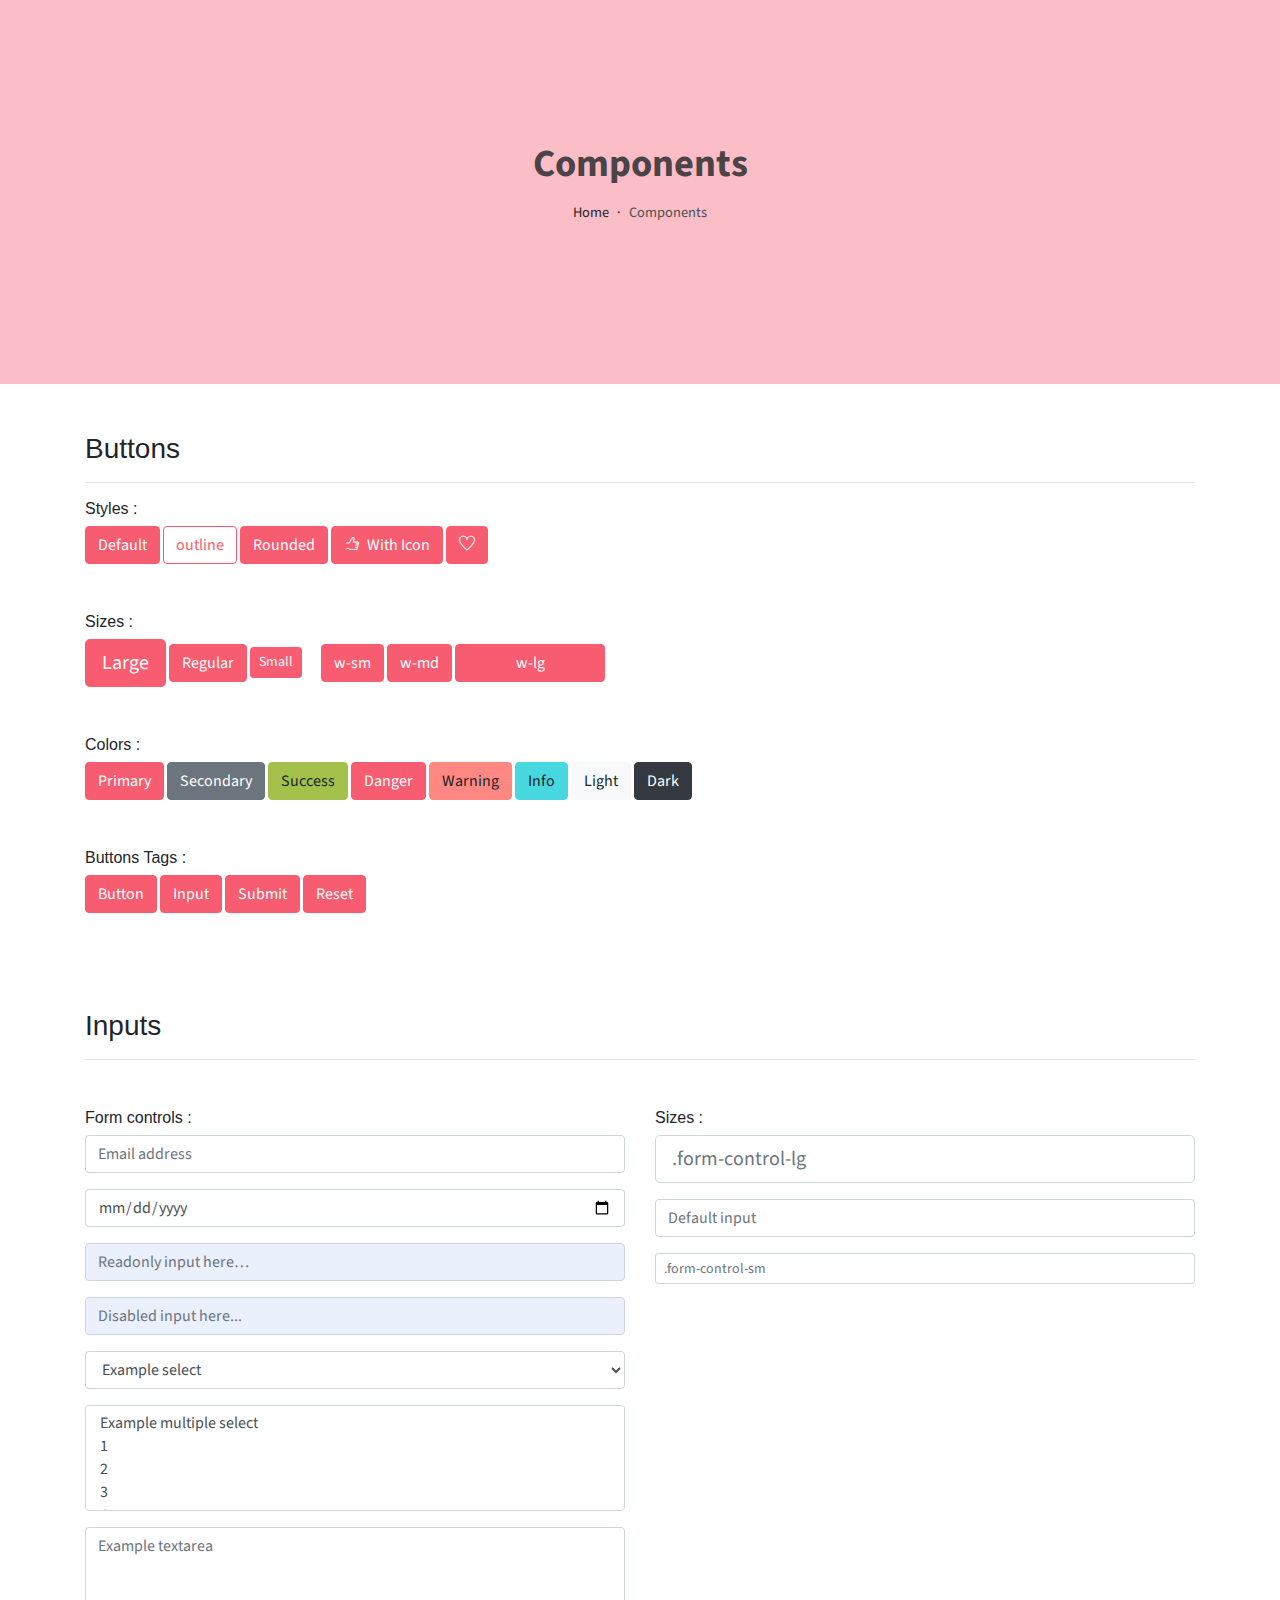
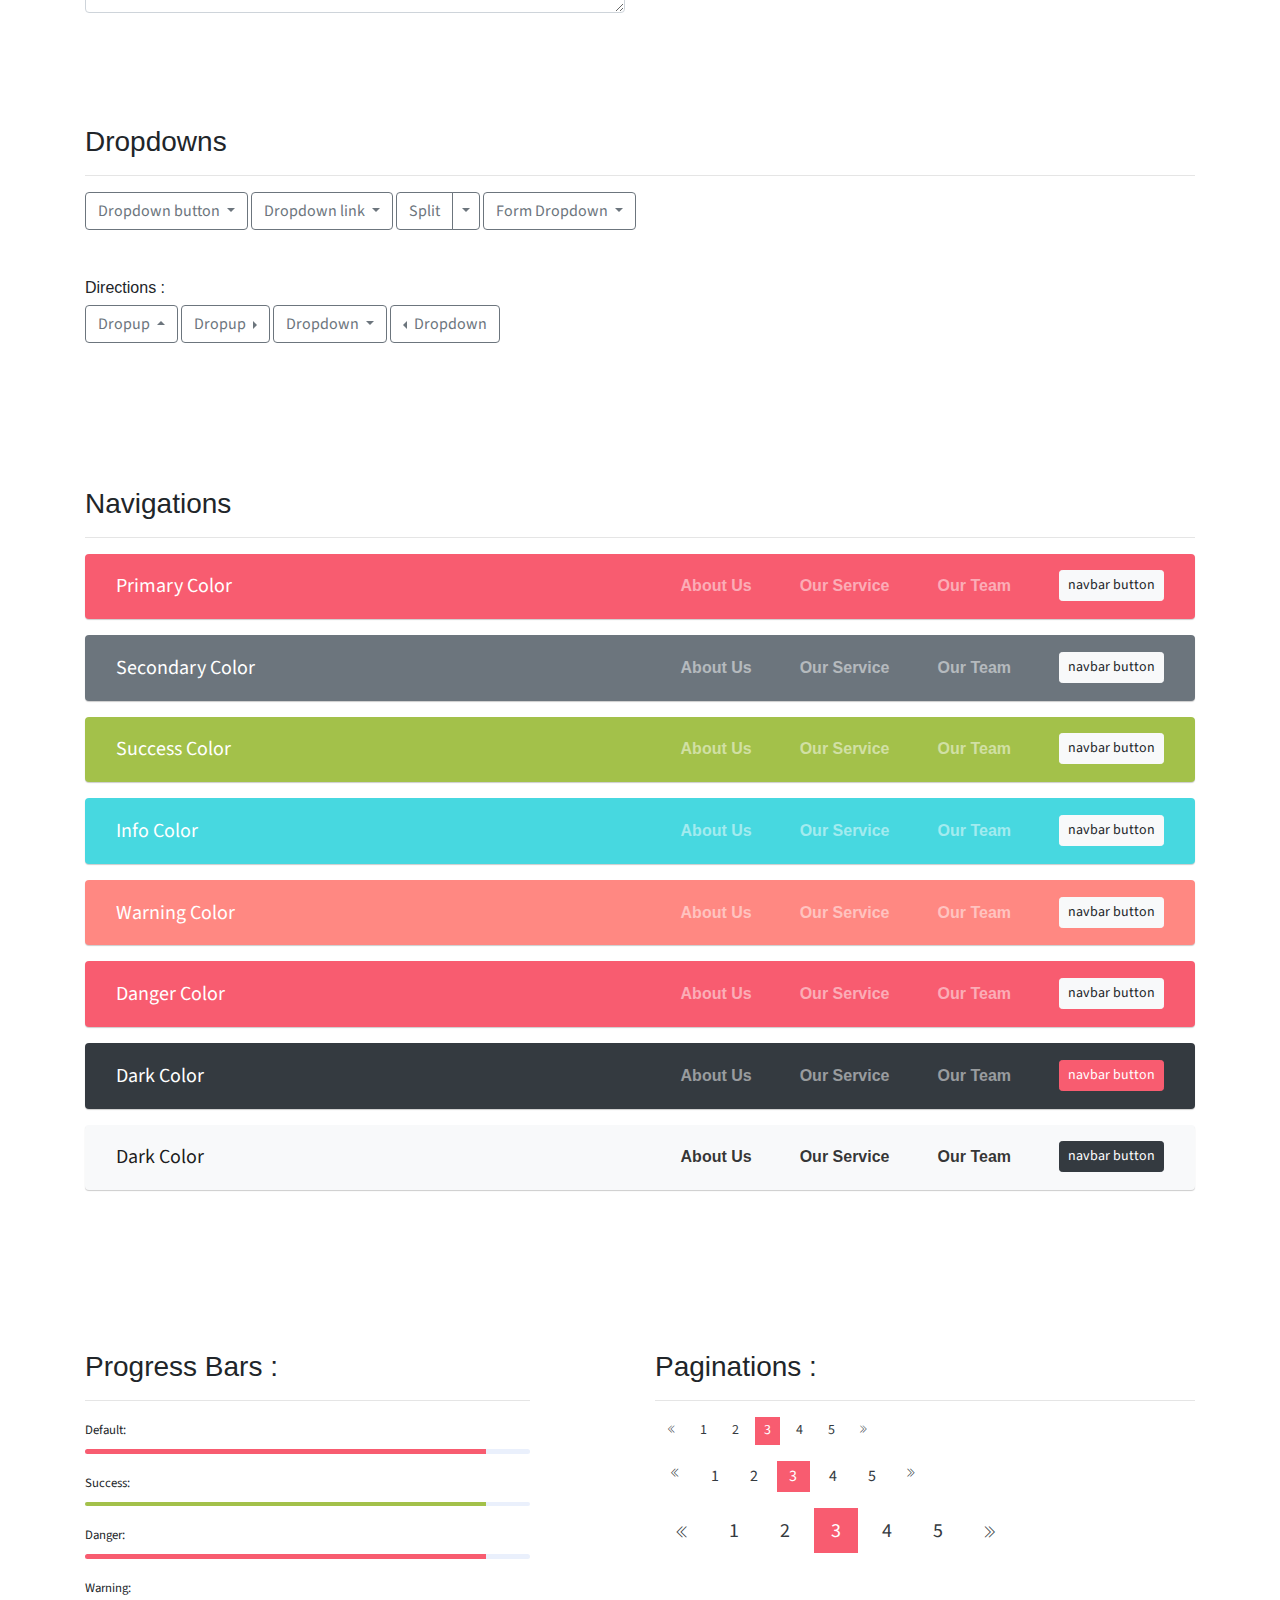
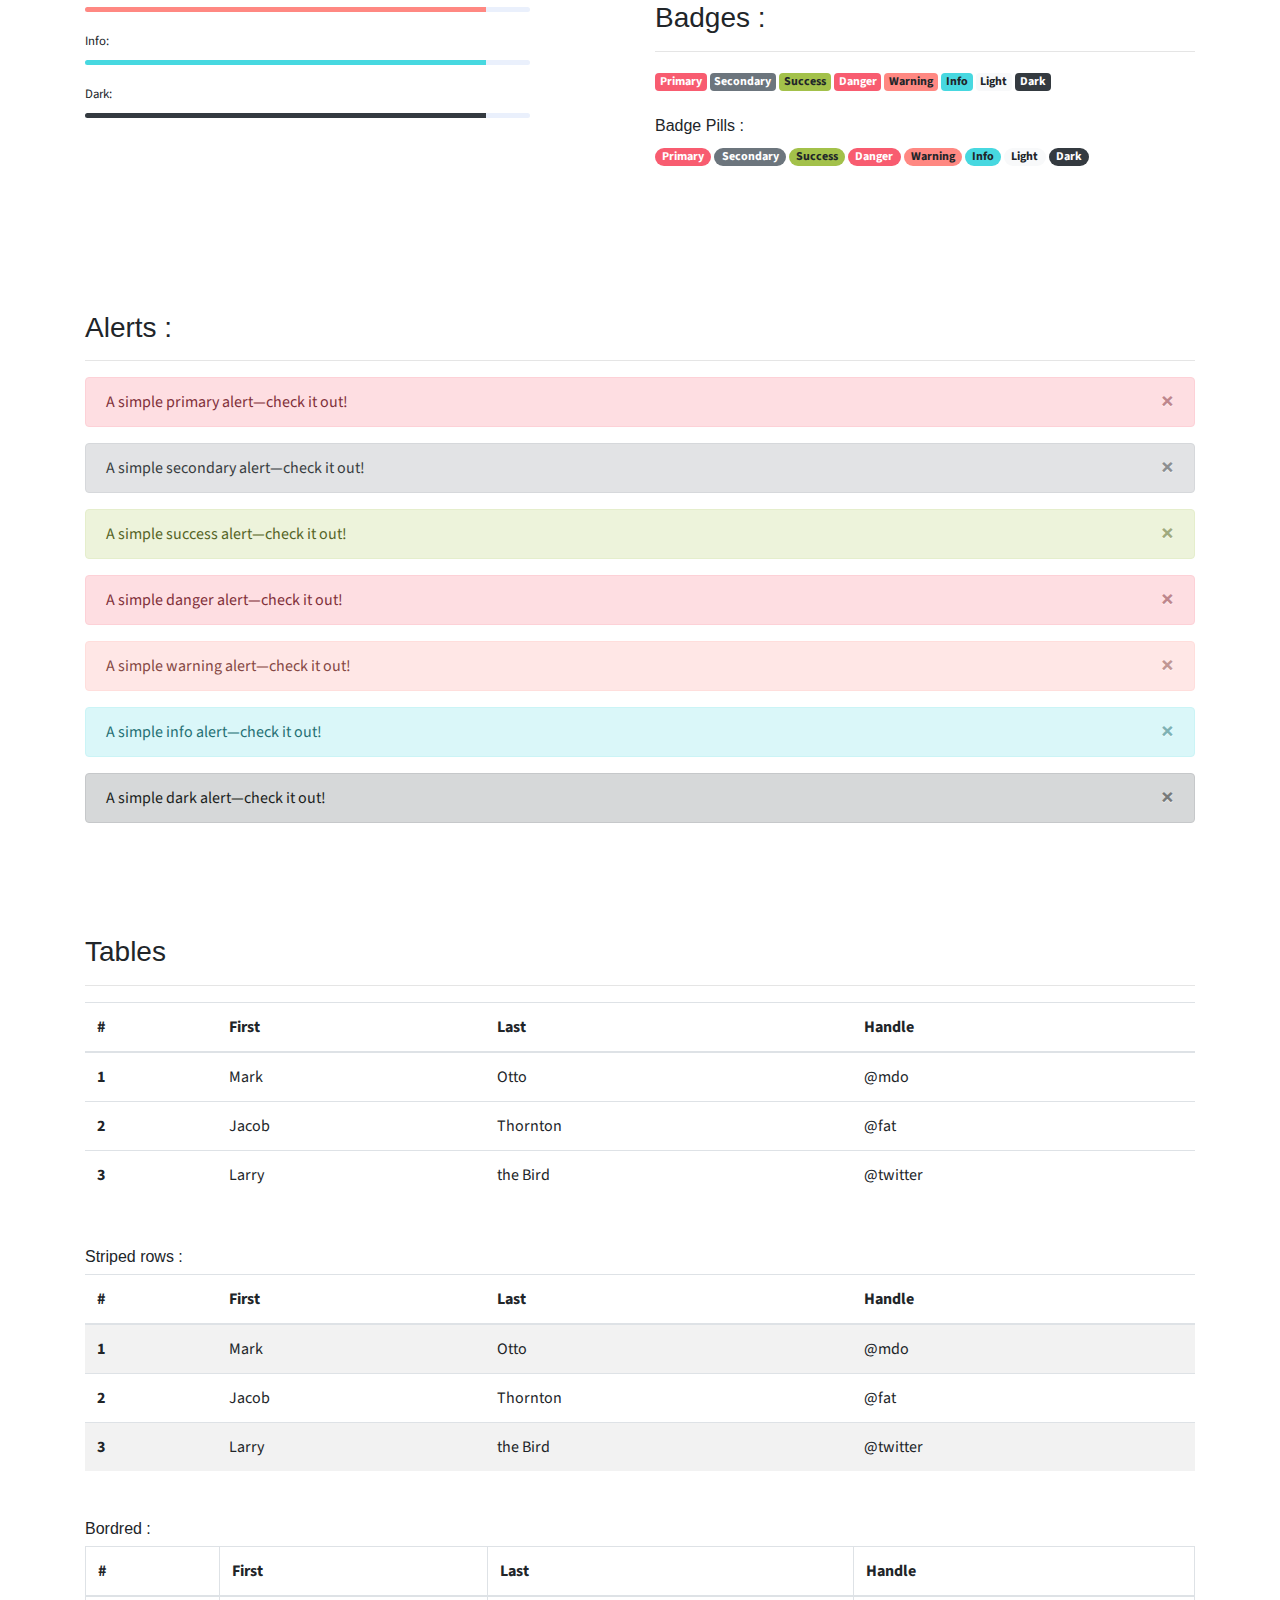
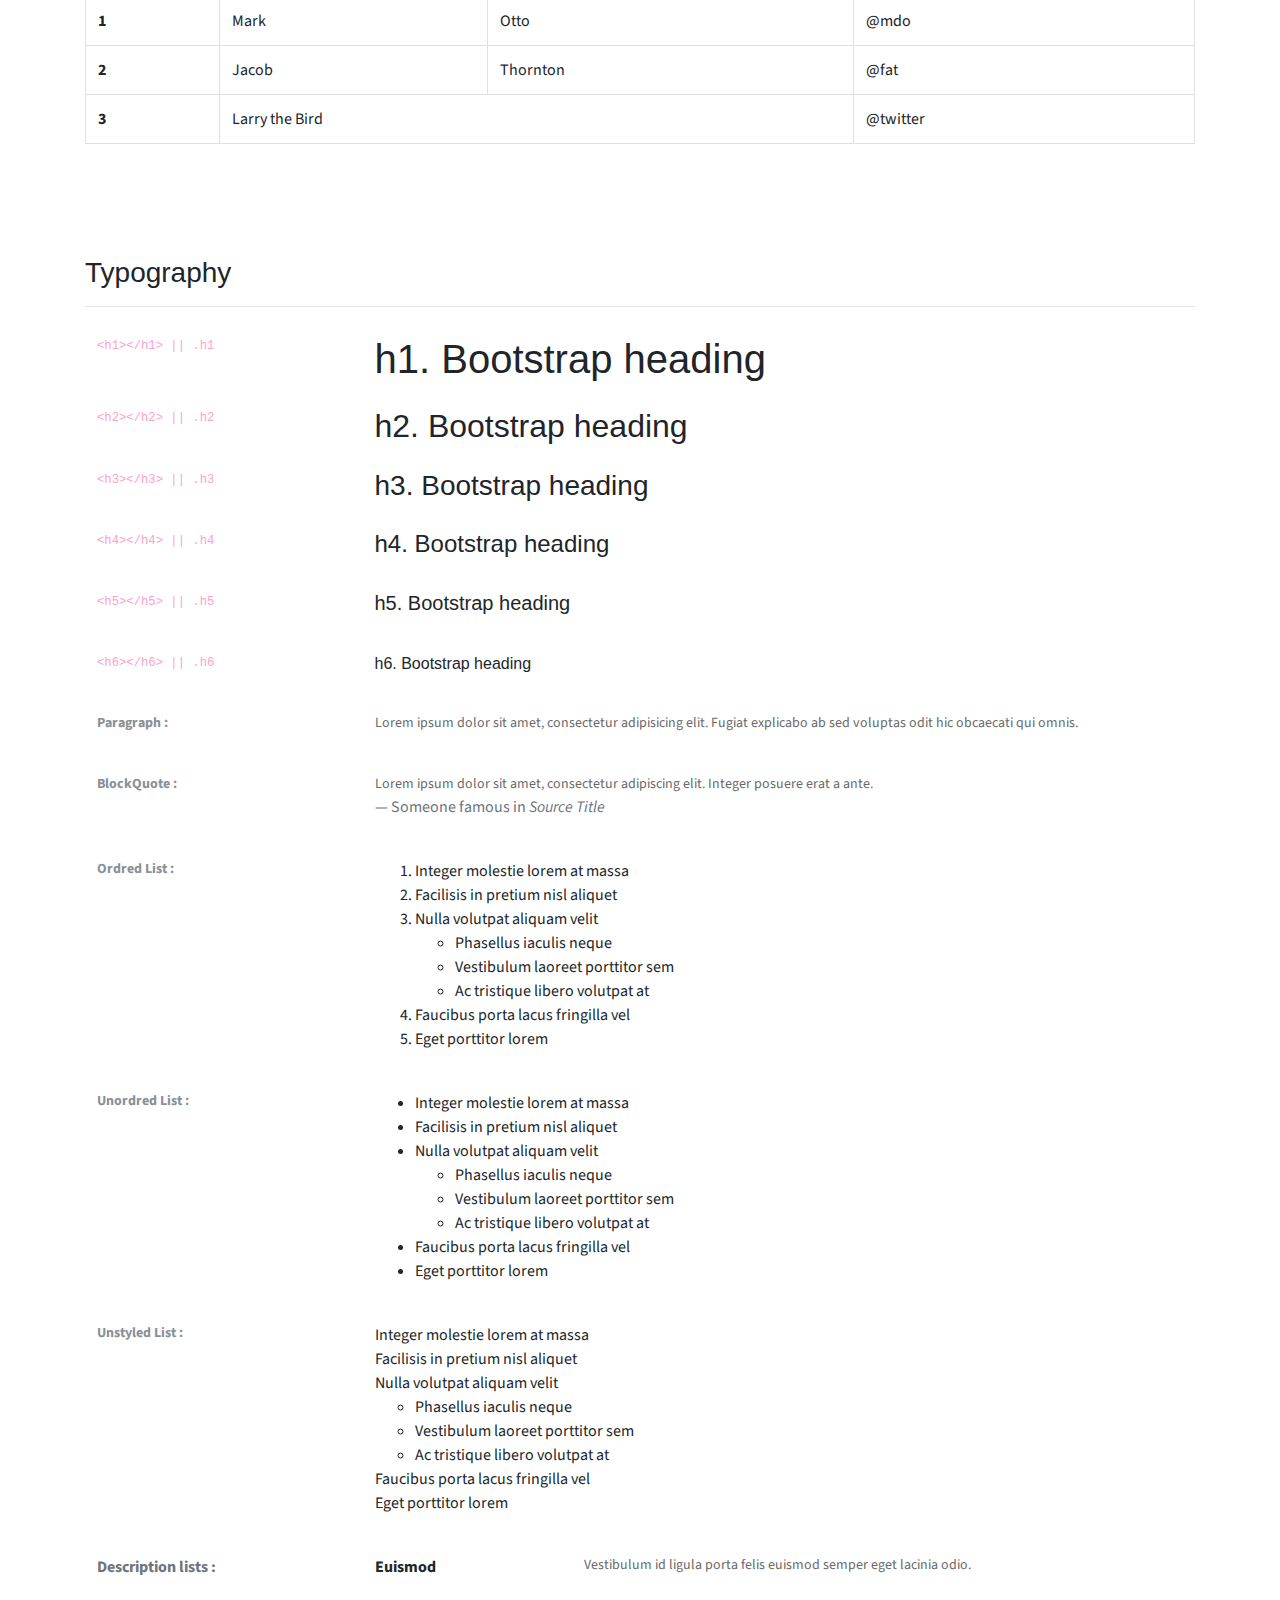
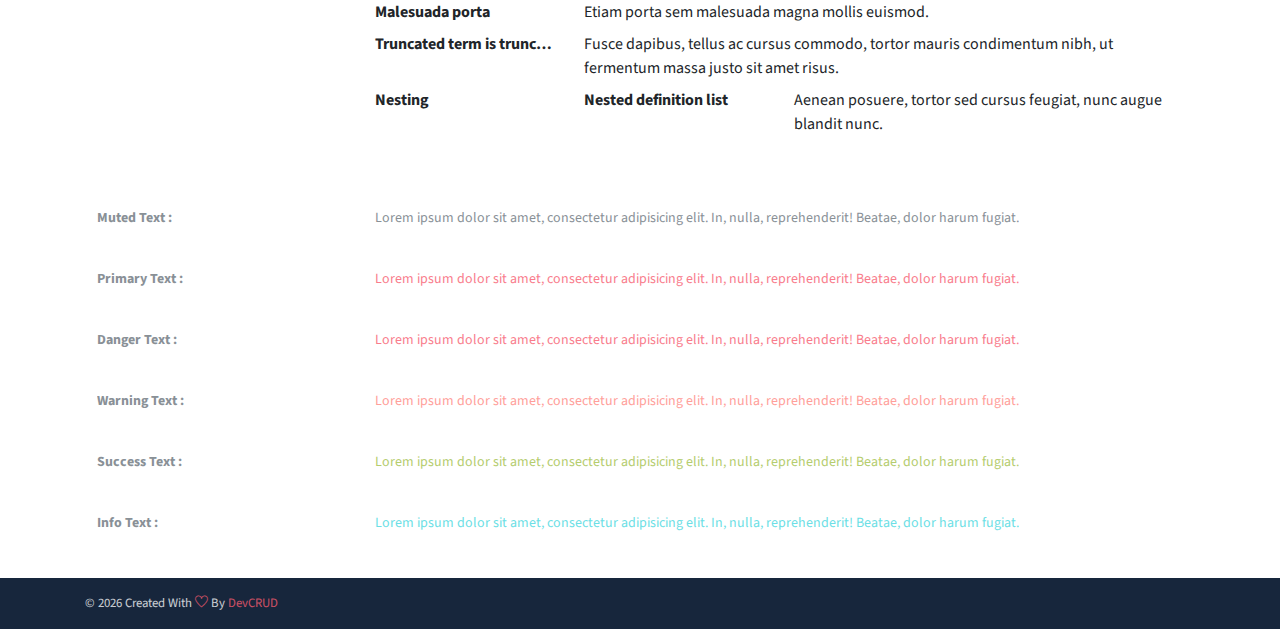
<file: components.html>
<!DOCTYPE html>
<html lang="en">
<head>
   <meta charset="utf-8">
   <meta name="viewport" content="width=device-width, initial-scale=1, shrink-to-fit=no">
   <meta name="description" content="Start your development with JohnDoe landing page.">
   <meta name="author" content="Devcrud">
   <title>JohnDoe Landing page | Components</title>
   <link rel="icon" href="assets/imgs/favicon.png" type="image/png">
   <!-- font icons -->
   <link rel="stylesheet" href="assets/vendors/themify-icons/css/themify-icons.css">
   <!-- Bootstrap + Steller  -->
   <link rel="stylesheet" href="assets/css/johndoe.css">
</head>
<body>

   <!-- Page Header -->
   <header class="header header-mini"> 
      <div class="header-title">Components</div> 
      <nav aria-label="breadcrumb">
         <ol class="breadcrumb">
            <li class="breadcrumb-item"><a href="/">Home</a></li>
            <li class="breadcrumb-item active" aria-current="page">Components</li>
         </ol>
      </nav>
   </header> <!-- End Of Page Header -->

   <!-- main content -->
   <div class="container">

      <!-- Buttons -->
      <h3 class="mt-5">Buttons</h3>
      <hr>
      <h6 class="section-secondary-title">Styles :</h6>
      <button class="btn btn-primary">Default</button>
      <button class="btn btn-outline-primary">outline</button>
      <button class="btn btn-primary rounded">Rounded</button>
      <button class="btn btn-primary rounded"><i class="ti-thumb-up pr-1"></i> With Icon</button>
      <button class="btn btn-primary circle"><i class="ti-heart"></i></button>

      <h6 class="section-secondary-title mt-5">Sizes :</h6>
      <button class="btn btn-primary btn-lg">Large</button>
      <button class="btn btn-primary ">Regular</button>
      <button class="btn btn-primary btn-sm">Small</button>
      <button class="btn btn-primary w-sm ml-3">w-sm</button>
      <button class="btn btn-primary w-md">w-md</button>
      <button class="btn btn-primary w-lg">w-lg</button>

      <h6 class="section-secondary-title mt-5">Colors :</h6>          
      <button type="button" class="btn btn-primary">Primary</button>
      <button type="button" class="btn btn-secondary">Secondary</button>
      <button type="button" class="btn btn-success">Success</button>
      <button type="button" class="btn btn-danger">Danger</button>
      <button type="button" class="btn btn-warning">Warning</button>
      <button type="button" class="btn btn-info">Info</button>
      <button type="button" class="btn btn-light">Light</button>
      <button type="button" class="btn btn-dark">Dark</button>

      <h6 class="section-secondary-title mt-5">Buttons Tags :</h6>
      <button class="btn btn-primary" type="submit">Button</button>
      <input class="btn btn-primary" type="button" value="Input">
      <input class="btn btn-primary" type="submit" value="Submit">
      <input class="btn btn-primary" type="reset" value="Reset">
      
      <!-- devider -->
      <div class="py-5"></div>

      <!-- Inputs -->
      <h3>Inputs</h3>
      <hr>
      <div class="row mt-5">
         <div class="col-md-6">
            <h6 class="section-secondary-title">Form controls :</h6>        
            <div class="form-group">
               <input type="email" class="form-control" id="exampleFormControlInput1" placeholder="Email address">
            </div>
            <div class="form-group">
               <input type="date" class="form-control" id="exampleFormControlInput1" placeholder="Date">
            </div>
            <div class="form-group">
               <input class="form-control" type="text" placeholder="Readonly input here…" readonly>
            </div>
            <div class="form-group">
               <input class="form-control" id="disabledInput" type="text" placeholder="Disabled input here..." disabled>
            </div>
            <div class="form-group">
               <select class="form-control" id="exampleFormControlSelect1">
                  <option>Example select</option>
                  <option>1</option>
                  <option>2</option>
                  <option>3</option>
                  <option>4</option>
                  <option>5</option>
               </select>
            </div>
            <div class="form-group">
               <select multiple class="form-control" id="exampleFormControlSelect2">
                  <option>Example multiple select</option>
                  <option>1</option>
                  <option>2</option>
                  <option>3</option>
                  <option>4</option>
                  <option>5</option>
               </select>
            </div>
            <div class="form-group">
               <textarea class="form-control" id="exampleFormControlTextarea1" rows="3" placeholder="Example textarea"></textarea>
            </div>
         </div>
         <div class="col-md-6">
            <h6 class="section-secondary-title">Sizes :</h6>    
            <div class="form-group">
               <input class="form-control form-control-lg" type="text" placeholder=".form-control-lg">             
            </div>
            <div class="form-group">
               <input class="form-control" type="text" placeholder="Default input">
            </div>
            <div class="form-group">
               <input class="form-control form-control-sm" type="text" placeholder=".form-control-sm"> 
            </div>
         </div>
      </div> <!-- end of inputs -->   

      <!-- devider -->
      <div class="py-5"></div>             

      <!-- Dropdowns -->
      <h3 class="components-section-title font-weight-normal">Dropdowns</h3>
      <hr>
      <div class="dropdown d-inline-block">
         <button class="btn btn-outline-secondary dropdown-toggle" type="button" id="dropdownMenuButton" data-toggle="dropdown" aria-haspopup="true" aria-expanded="false">
         Dropdown button
         </button>
         <div class="dropdown-menu" aria-labelledby="dropdownMenuButton">
         <a class="dropdown-item" href="#">Action</a>
         <a class="dropdown-item" href="#">Another action</a>
         <a class="dropdown-item" href="#">Something else here</a>
         </div>
      </div>
      <div class="dropdown d-inline-block">
         <a class="btn btn-outline-secondary dropdown-toggle" href="#" role="button" id="dropdownMenuLink" data-toggle="dropdown" aria-haspopup="true" aria-expanded="false">
            Dropdown link
         </a>
         <div class="dropdown-menu" aria-labelledby="dropdownMenuLink">
            <a class="dropdown-item" href="#">Action</a>
            <a class="dropdown-item" href="#">Another action</a>
            <a class="dropdown-item" href="#">Something else here</a>
         </div>
      </div>
      <div class="btn-group">
         <button type="button" class="btn btn-outline-secondary">Split</button>
         <button type="button" class="btn btn-outline-secondary dropdown-toggle dropdown-toggle-split" data-toggle="dropdown" aria-haspopup="true" aria-expanded="false">
         <span class="sr-only">Toggle Dropdown</span>
         </button>
         <div class="dropdown-menu">
            <a class="dropdown-item" href="#">Action</a>
            <a class="dropdown-item" href="#">Another action</a>
            <a class="dropdown-item" href="#">Something else here</a>
            <div class="dropdown-divider"></div>
            <a class="dropdown-item" href="#">Separated link</a>
         </div>
      </div>
      <div class="btn-group">
         <button class="btn btn-outline-secondary dropdown-toggle" type="button" id="dropdownMenuButton" data-toggle="dropdown" aria-haspopup="true" aria-expanded="false">
            Form Dropdown
         </button>
         <div class="dropdown-menu form">
            <form class="px-4 py-3">
               <div class="form-group">
                  <input type="email" class="form-control" id="exampleDropdownFormEmail1" placeholder="email@example.com">
               </div>
               <div class="form-group">
                  <input type="password" class="form-control" id="exampleDropdownFormPassword1" placeholder="Password">
               </div>
               <div class="form-check mb-3">
                  <input type="checkbox" class="form-check-input" id="dropdownCheck">
                  <label class="form-check-label" for="dropdownCheck">
                     Remember me
                  </label>
               </div>
               <button type="submit" class="btn btn-primary btn-block">Sign in</button>
            </form>
            <div class="dropdown-divider"></div>
            <a class="dropdown-item" href="#"><small>New around here? Sign up</small></a>
            <a class="dropdown-item" href="#"><small>Forgot password?</small></a>
         </div>
      </div>       
      <h6 class="section-secondary-title mt-5">Directions :</h6>  
      <div class="btn-group dropup">
         <button type="button" class="btn btn-outline-secondary dropdown-toggle" data-toggle="dropdown" aria-haspopup="true" aria-expanded="false">
            Dropup
         </button>
         <div class="dropdown-menu">
            <a class="dropdown-item" href="#">Action</a>
            <a class="dropdown-item" href="#">Another action</a>
            <a class="dropdown-item" href="#">Something else here</a>
            <div class="dropdown-divider"></div>
            <a class="dropdown-item" href="#">Separated link</a>
         </div>
      </div>
      <div class="btn-group dropright">
         <button type="button" class="btn btn-outline-secondary dropdown-toggle" data-toggle="dropdown" aria-haspopup="true" aria-expanded="false">
            Dropup
         </button>
         <div class="dropdown-menu">
            <a class="dropdown-item" href="#">Action</a>
            <a class="dropdown-item" href="#">Another action</a>
            <a class="dropdown-item" href="#">Something else here</a>
            <div class="dropdown-divider"></div>
            <a class="dropdown-item" href="#">Separated link</a>
         </div>
      </div>
      <div class="btn-group">
         <button type="button" class="btn btn-outline-secondary dropdown-toggle" data-toggle="dropdown" aria-haspopup="true" aria-expanded="false">
            Dropdown
         </button>
         <div class="dropdown-menu">
            <a class="dropdown-item" href="#">Action</a>
            <a class="dropdown-item" href="#">Another action</a>
            <a class="dropdown-item" href="#">Something else here</a>
            <div class="dropdown-divider"></div>
            <a class="dropdown-item" href="#">Separated link</a>
         </div>
      </div>
      <div class="btn-group dropleft">
         <button type="button" class="btn btn-outline-secondary dropdown-toggle" data-toggle="dropdown" aria-haspopup="true" aria-expanded="false">
            Dropdown
         </button>
         <div class="dropdown-menu">
            <a class="dropdown-item" href="#">Action</a>
            <a class="dropdown-item" href="#">Another action</a>
            <a class="dropdown-item" href="#">Something else here</a>
            <div class="dropdown-divider"></div>
            <a class="dropdown-item" href="#">Separated link</a>
         </div>
      </div> <!-- end of Dropdowns -->  

      <!-- devider -->
      <div class="py-5"></div>   

      <!-- navbars -->
      <h3 class="components-section-title font-weight-normal mt-5">Navigations</h3>
      <hr>
      <nav class="navbar navbar-expand-sm navbar-dark bg-primary rounded shadow mb-3">
         <div class="container">
            <a class="navbar-brand" href="#">Primary Color</a>
            <button class="navbar-toggler ml-auto" type="button" data-toggle="collapse" data-target="#navbarSupportedContent" aria-controls="navbarSupportedContent" aria-expanded="false" aria-label="Toggle navigation">
            <span class="navbar-toggler-icon"></span>
            </button>
            <div class="collapse navbar-collapse" id="navbarSupportedContent">
               <ul class="navbar-nav ml-auto"> 
                  <li class="nav-item">
                     <a class="nav-link" href="#about">About Us</a>
                  </li>
                  <li class="nav-item">
                     <a class="nav-link" href="#service">Our Service</a>
                  </li>
                  <li class="nav-item">
                     <a class="nav-link" href="#team">Our Team</a>
                  </li>
                  <li class="nav-item">
                     <a href="#book-table" class="ml-4 mt-1 btn btn-light btn-sm">navbar button</a>
                  </li>
               </ul>                       
            </div>
         </div>
      </nav>
      <nav class="navbar navbar-expand-sm navbar-dark bg-secondary rounded shadow mb-3">
         <div class="container">
            <a class="navbar-brand" href="#">Secondary Color</a>
            <button class="navbar-toggler ml-auto" type="button" data-toggle="collapse" data-target="#navbarSupportedContent" aria-controls="navbarSupportedContent" aria-expanded="false" aria-label="Toggle navigation">
            <span class="navbar-toggler-icon"></span>
            </button>
            <div class="collapse navbar-collapse" id="navbarSupportedContent">
               <ul class="navbar-nav ml-auto"> 
                  <li class="nav-item">
                     <a class="nav-link" href="#about">About Us</a>
                  </li>
                  <li class="nav-item">
                     <a class="nav-link" href="#service">Our Service</a>
                  </li>
                  <li class="nav-item">
                     <a class="nav-link" href="#team">Our Team</a>
                  </li>
                  <li class="nav-item">
                     <a href="#book-table" class="ml-4 mt-1 btn btn-light btn-sm">navbar button</a>
                  </li>
               </ul>                       
            </div>
         </div>
      </nav>
      <nav class="navbar navbar-expand-sm navbar-dark bg-success rounded shadow mb-3">
         <div class="container">
            <a class="navbar-brand" href="#">Success Color</a>
            <button class="navbar-toggler ml-auto" type="button" data-toggle="collapse" data-target="#navbarSupportedContent" aria-controls="navbarSupportedContent" aria-expanded="false" aria-label="Toggle navigation">
            <span class="navbar-toggler-icon"></span>
            </button>
            <div class="collapse navbar-collapse" id="navbarSupportedContent">
               <ul class="navbar-nav ml-auto"> 
                  <li class="nav-item">
                     <a class="nav-link" href="#about">About Us</a>
                  </li>
                  <li class="nav-item">
                     <a class="nav-link" href="#service">Our Service</a>
                  </li>
                  <li class="nav-item">
                     <a class="nav-link" href="#team">Our Team</a>
                  </li>
                  <li class="nav-item">
                     <a href="#book-table" class="ml-4 mt-1 btn btn-light btn-sm">navbar button</a>
                  </li>
               </ul>                       
            </div>
         </div>
      </nav>
      <nav class="navbar navbar-expand-sm navbar-dark bg-info rounded shadow mb-3">
         <div class="container">
            <a class="navbar-brand" href="#">Info Color</a>
            <button class="navbar-toggler ml-auto" type="button" data-toggle="collapse" data-target="#navbarSupportedContent" aria-controls="navbarSupportedContent" aria-expanded="false" aria-label="Toggle navigation">
            <span class="navbar-toggler-icon"></span>
            </button>
            <div class="collapse navbar-collapse" id="navbarSupportedContent">
               <ul class="navbar-nav ml-auto"> 
                  <li class="nav-item">
                     <a class="nav-link" href="#about">About Us</a>
                  </li>
                  <li class="nav-item">
                     <a class="nav-link" href="#service">Our Service</a>
                  </li>
                  <li class="nav-item">
                     <a class="nav-link" href="#team">Our Team</a>
                  </li>
                  <li class="nav-item">
                     <a href="#book-table" class="ml-4 mt-1 btn btn-light btn-sm">navbar button</a>
                  </li>
               </ul>                       
            </div>
         </div>
      </nav>
      <nav class="navbar navbar-expand-sm navbar-dark bg-warning rounded shadow mb-3">
         <div class="container">
            <a class="navbar-brand" href="#">Warning Color</a>
            <button class="navbar-toggler ml-auto" type="button" data-toggle="collapse" data-target="#navbarSupportedContent" aria-controls="navbarSupportedContent" aria-expanded="false" aria-label="Toggle navigation">
            <span class="navbar-toggler-icon"></span>
            </button>
            <div class="collapse navbar-collapse" id="navbarSupportedContent">
               <ul class="navbar-nav ml-auto"> 
                  <li class="nav-item">
                     <a class="nav-link" href="#about">About Us</a>
                  </li>
                  <li class="nav-item">
                     <a class="nav-link" href="#service">Our Service</a>
                  </li>
                  <li class="nav-item">
                     <a class="nav-link" href="#team">Our Team</a>
                  </li>
                  <li class="nav-item">
                     <a href="#book-table" class="ml-4 mt-1 btn btn-light btn-sm">navbar button</a>
                  </li>
               </ul>                       
            </div>
         </div>
      </nav>
      <nav class="navbar navbar-expand-sm navbar-dark bg-danger rounded shadow mb-3">
         <div class="container">
            <a class="navbar-brand" href="#">Danger Color</a>
            <button class="navbar-toggler ml-auto" type="button" data-toggle="collapse" data-target="#navbarSupportedContent" aria-controls="navbarSupportedContent" aria-expanded="false" aria-label="Toggle navigation">
            <span class="navbar-toggler-icon"></span>
            </button>
            <div class="collapse navbar-collapse" id="navbarSupportedContent">
               <ul class="navbar-nav ml-auto"> 
                  <li class="nav-item">
                     <a class="nav-link" href="#about">About Us</a>
                  </li>
                  <li class="nav-item">
                     <a class="nav-link" href="#service">Our Service</a>
                  </li>
                  <li class="nav-item">
                     <a class="nav-link" href="#team">Our Team</a>
                  </li>
                  <li class="nav-item">
                     <a href="#book-table" class="ml-4 mt-1 btn btn-light btn-sm">navbar button</a>
                  </li>
               </ul>                       
            </div>
         </div>
      </nav>
      <nav class="navbar navbar-expand-sm navbar-dark bg-dark rounded shadow mb-3">
         <div class="container">
            <a class="navbar-brand" href="#">Dark Color</a>
            <button class="navbar-toggler ml-auto" type="button" data-toggle="collapse" data-target="#navbarSupportedContent" aria-controls="navbarSupportedContent" aria-expanded="false" aria-label="Toggle navigation">
            <span class="navbar-toggler-icon"></span>
            </button>
            <div class="collapse navbar-collapse" id="navbarSupportedContent">
               <ul class="navbar-nav ml-auto"> 
                  <li class="nav-item">
                     <a class="nav-link" href="#about">About Us</a>
                  </li>
                  <li class="nav-item">
                     <a class="nav-link" href="#service">Our Service</a>
                  </li>
                  <li class="nav-item">
                     <a class="nav-link" href="#team">Our Team</a>
                  </li>
                  <li class="nav-item">
                     <a href="#book-table" class="ml-4 mt-1 btn btn-primary btn-sm">navbar button</a>
                  </li>
               </ul>                       
            </div>
         </div>
      </nav>
      <nav class="navbar navbar-expand-sm navbar-light bg-light rounded shadow mb-3">
         <div class="container">
            <a class="navbar-brand" href="#">Dark Color</a>
            <button class="navbar-toggler ml-auto" type="button" data-toggle="collapse" data-target="#navbarSupportedContent" aria-controls="navbarSupportedContent" aria-expanded="false" aria-label="Toggle navigation">
            <span class="navbar-toggler-icon"></span>
            </button>
            <div class="collapse navbar-collapse" id="navbarSupportedContent">
               <ul class="navbar-nav ml-auto"> 
                  <li class="nav-item">
                     <a class="nav-link" href="#about">About Us</a>
                  </li>
                  <li class="nav-item">
                     <a class="nav-link" href="#service">Our Service</a>
                  </li>
                  <li class="nav-item">
                     <a class="nav-link" href="#team">Our Team</a>
                  </li>
                  <li class="nav-item">
                     <a href="#book-table" class="ml-4 mt-1 btn btn-dark btn-sm">navbar button</a>
                  </li>
               </ul>                       
            </div>
         </div>
      </nav>
      <!-- End of navbars -->

      <!-- devider -->
      <div class="py-5"></div>   
      
      <!-- progress bars -->
      <div class="row justify-content-between">
         <div class="col-md-5">
            <h3 class="components-section-title font-weight-normal mt-5">Progress Bars :</h3>
            <hr>
            <small>Default: </small>
            <div class="progress mt-2 mb-3">
               <div class="progress-bar" role="progressbar" style="width: 90%" aria-valuenow="25" aria-valuemin="0" aria-valuemax="100"></div>
            </div>
            <small>Success:</small>
            <div class="progress mt-2 mb-3">
               <div class="progress-bar bg-success" role="progressbar" style="width: 90%" aria-valuenow="25" aria-valuemin="0" aria-valuemax="100"></div>
            </div>
            <small>Danger:</small>
            <div class="progress mt-2 mb-3">
               <div class="progress-bar bg-danger" role="progressbar" style="width: 90%" aria-valuenow="25" aria-valuemin="0" aria-valuemax="100"></div>
            </div>
            <small>Warning:</small>
            <div class="progress mt-2 mb-3">
               <div class="progress-bar bg-warning" role="progressbar" style="width: 90%" aria-valuenow="25" aria-valuemin="0" aria-valuemax="100"></div>
            </div>
            <small>Info:</small>
            <div class="progress mt-2 mb-3">
               <div class="progress-bar bg-info" role="progressbar" style="width: 90%" aria-valuenow="25" aria-valuemin="0" aria-valuemax="100"></div>
            </div>
            <small>Dark:</small>
            <div class="progress mt-2 mb-3">
               <div class="progress-bar bg-dark" role="progressbar" style="width: 90%" aria-valuenow="25" aria-valuemin="0" aria-valuemax="100"></div>
            </div>
         </div>
         <div class="col-md-6">
            <h3 class="components-section-title font-weight-normal mt-5">Paginations :</h3>
            <hr>
            <nav aria-label="Page navigation example">
               <ul class="pagination pagination-sm">
                  <li class="page-item"><a class="page-link" href="#"><i class="ti-angle-double-left"></i></a></li>
                  <li class="page-item"><a class="page-link" href="#">1</a></li>
                  <li class="page-item"><a class="page-link" href="#">2</a></li>
                  <li class="page-item active"><a class="page-link" href="#">3</a></li>
                  <li class="page-item"><a class="page-link" href="#">4</a></li>
                  <li class="page-item"><a class="page-link" href="#">5</a></li>
                  <li class="page-item"><a class="page-link" href="#"><i class="ti-angle-double-right"></i></a></li>
               </ul>
            </nav>
            <nav aria-label="Page navigation example">
               <ul class="pagination">
               <li class="page-item"><a class="page-link" href="#"><i class="ti-angle-double-left"></i></a></li>
                  <li class="page-item"><a class="page-link" href="#">1</a></li>
                  <li class="page-item"><a class="page-link" href="#">2</a></li>
                  <li class="page-item active"><a class="page-link" href="#">3</a></li>
                  <li class="page-item"><a class="page-link" href="#">4</a></li>
                  <li class="page-item"><a class="page-link" href="#">5</a></li>
                  <li class="page-item"><a class="page-link" href="#"><i class="ti-angle-double-right"></i></a></li>
               </ul>
            </nav>
            <nav aria-label="Page navigation example">
               <ul class="pagination pagination-lg">
                  <li class="page-item"><a class="page-link" href="#"><i class="ti-angle-double-left"></i></a></li>
                  <li class="page-item"><a class="page-link" href="#">1</a></li>
                  <li class="page-item"><a class="page-link" href="#">2</a></li>
                  <li class="page-item active"><a class="page-link" href="#">3</a></li>
                  <li class="page-item"><a class="page-link" href="#">4</a></li>
                  <li class="page-item"><a class="page-link" href="#">5</a></li>
                  <li class="page-item"><a class="page-link" href="#"><i class="ti-angle-double-right"></i></a></li>
               </ul>
            </nav>

            <!-- Badges -->
            <h3 class="components-section-title font-weight-normal mt-5">Badges :</h3>
            <hr>
            <span class="badge badge-primary">Primary</span>
            <span class="badge badge-secondary">Secondary</span>
            <span class="badge badge-success">Success</span>
            <span class="badge badge-danger">Danger</span>
            <span class="badge badge-warning">Warning</span>
            <span class="badge badge-info">Info</span>
            <span class="badge badge-light">Light</span>
            <span class="badge badge-dark">Dark</span>
            <h6 class="section-secondary-title mt-4 mb-2">Badge Pills :</h6>
            <span class="badge badge-pill badge-primary">Primary</span>
            <span class="badge badge-pill badge-secondary">Secondary</span>
            <span class="badge badge-pill badge-success">Success</span>
            <span class="badge badge-pill badge-danger">Danger</span>
            <span class="badge badge-pill badge-warning">Warning</span>
            <span class="badge badge-pill badge-info">Info</span>
            <span class="badge badge-pill badge-light">Light</span>
            <span class="badge badge-pill badge-dark">Dark</span>
         </div>
      </div> <!-- End of Progress bars -->

      <!-- devider -->
      <div class="py-5"></div>  

      <!-- Alerts -->
      <h3 class="components-section-title font-weight-normal mt-5">Alerts :</h3>
      <hr>
      <div class="alert alert-primary alert-dismissible fade show" role="alert">
         A simple primary alert—check it out!
         <button type="button" class="close" data-dismiss="alert" aria-label="Close">
            <span aria-hidden="true">&times;</span>
         </button>
      </div>
      <div class="alert alert-secondary alert-dismissible fade show" role="alert">
         A simple secondary alert—check it out!
         <button type="button" class="close" data-dismiss="alert" aria-label="Close">
            <span aria-hidden="true">&times;</span>
         </button>
      </div>
      <div class="alert alert-success alert-dismissible fade show" role="alert">
         A simple success alert—check it out!
         <button type="button" class="close" data-dismiss="alert" aria-label="Close">
            <span aria-hidden="true">&times;</span>
         </button>
      </div>
      <div class="alert alert-danger alert-dismissible fade show" role="alert">
         A simple danger alert—check it out!
         <button type="button" class="close" data-dismiss="alert" aria-label="Close">
            <span aria-hidden="true">&times;</span>
         </button>
      </div>
      <div class="alert alert-warning alert-dismissible fade show" role="alert">
         A simple warning alert—check it out!
         <button type="button" class="close" data-dismiss="alert" aria-label="Close">
            <span aria-hidden="true">&times;</span>
         </button>
      </div>
      <div class="alert alert-info alert-dismissible fade show" role="alert">
         A simple info alert—check it out!
         <button type="button" class="close" data-dismiss="alert" aria-label="Close">
            <span aria-hidden="true">&times;</span>
         </button>
      </div>
      <div class="alert alert-dark alert-dismissible fade show" role="alert">
         A simple dark alert—check it out!
         <button type="button" class="close" data-dismiss="alert" aria-label="Close">
            <span aria-hidden="true">&times;</span>
         </button>
      </div>
      <!-- end of alerts -->

      <!-- devider -->
      <div class="py-5"></div> 
   
      <!-- tables -->
      <h3 class="components-section-title">Tables</h3>
      <hr>
      <table class="table">
         <thead>
            <tr>
               <th scope="col">#</th>
               <th scope="col">First</th>
               <th scope="col">Last</th>
               <th scope="col">Handle</th>
            </tr>
         </thead>
         <tbody>
            <tr>
               <th scope="row">1</th>
               <td>Mark</td>
               <td>Otto</td>
               <td>@mdo</td>
            </tr>
            <tr>
               <th scope="row">2</th>
               <td>Jacob</td>
               <td>Thornton</td>
               <td>@fat</td>
            </tr>
            <tr>
               <th scope="row">3</th>
               <td>Larry</td>
               <td>the Bird</td>
               <td>@twitter</td>
            </tr>
         </tbody>
      </table>

      <h6 class="section-secondary-title mt-5">Striped rows :</h6>
      <table class="table table-striped">
         <thead>
            <tr>
               <th scope="col">#</th>
               <th scope="col">First</th>
               <th scope="col">Last</th>
               <th scope="col">Handle</th>
            </tr>
         </thead>
         <tbody>
            <tr>
               <th scope="row">1</th>
               <td>Mark</td>
               <td>Otto</td>
               <td>@mdo</td>
            </tr>
            <tr>
               <th scope="row">2</th>
               <td>Jacob</td>
               <td>Thornton</td>
               <td>@fat</td>
            </tr>
            <tr>
               <th scope="row">3</th>
               <td>Larry</td>
               <td>the Bird</td>
               <td>@twitter</td>
            </tr>
         </tbody>
      </table>

      <h6 class="section-secondary-title mt-5">Bordred :</h6>
      <table class="table table-bordered">
         <thead>
            <tr>
               <th scope="col">#</th>
               <th scope="col">First</th>
               <th scope="col">Last</th>
               <th scope="col">Handle</th>
            </tr>
         </thead>
         <tbody>
            <tr>
               <th scope="row">1</th>
               <td>Mark</td>
               <td>Otto</td>
               <td>@mdo</td>
            </tr>
            <tr>
               <th scope="row">2</th>
               <td>Jacob</td>
               <td>Thornton</td>
               <td>@fat</td>
            </tr>
            <tr>
               <th scope="row">3</th>
               <td colspan="2">Larry the Bird</td>
               <td>@twitter</td>
            </tr>
         </tbody>
      </table>
      <!-- end of tables -->

      <!-- devider -->
      <div class="py-5"></div> 

      <!-- typography -->
      <h3 class="components-section-title">Typography</h3>
      <hr>
     
      <table class="table table-borderless v-align-center">
         <tbody>
            <tr>
               <td>
                  <p><code class="highlighter-rouge">&lt;h1&gt;&lt;/h1&gt; || .h1</code></p>
               </td>
               <td class="w-75"><span class="h1">h1. Bootstrap heading</span></td>
            </tr>
            <tr>
               <td>
                  <p><code class="highlighter-rouge">&lt;h2&gt;&lt;/h2&gt; || .h2</code></p>
               </td>
               <td><span class="h2">h2. Bootstrap heading</span></td>
            </tr>
            <tr>
               <td>
                  <p><code class="highlighter-rouge">&lt;h3&gt;&lt;/h3&gt; || .h3</code></p>
               </td>
               <td><span class="h3">h3. Bootstrap heading</span></td>
            </tr>
            <tr>
               <td>
                  <p><code class="highlighter-rouge">&lt;h4&gt;&lt;/h4&gt; || .h4</code></p>
               </td>
               <td><span class="h4">h4. Bootstrap heading</span></td>
            </tr>
            <tr>
               <td>
                  <p><code class="highlighter-rouge">&lt;h5&gt;&lt;/h5&gt; || .h5</code></p>
               </td>
               <td><span class="h5">h5. Bootstrap heading</span></td>
            </tr>
            <tr>
               <td>
                  <p><code class="highlighter-rouge">&lt;h6&gt;&lt;/h6&gt; || .h6</code></p>
               </td>
               <td><span class="h6">h6. Bootstrap heading</span></td>
            </tr>
            <tr>
               <td>
                  <p class="font-weight-bold text-muted">Paragraph :</p>
               </td>
               <td><p>Lorem ipsum dolor sit amet, consectetur adipisicing elit. Fugiat explicabo ab sed voluptas odit hic obcaecati qui omnis.</p></td>
            </tr>
            <tr>
               <td>
                  <p class="font-weight-bold text-muted">BlockQuote :</p>
               </td>
               <td>
                  <blockquote class="blockquote">
                     <p class="mb-0">Lorem ipsum dolor sit amet, consectetur adipiscing elit. Integer posuere erat a ante.</p>
                     <footer class="blockquote-footer">Someone famous in <cite title="Source Title">Source Title</cite></footer>
                  </blockquote>
               </td>
            </tr>

            
            <tr>
               <td><p class="font-weight-bold text-muted">Ordred List :</p></td>
               <td>
                  <ol>
                     <li>Integer molestie lorem at massa</li>
                     <li>Facilisis in pretium nisl aliquet</li>
                     <li>Nulla volutpat aliquam velit
                        <ul>
                           <li>Phasellus iaculis neque</li>
                           <li>Vestibulum laoreet porttitor sem</li>
                           <li>Ac tristique libero volutpat at</li>
                        </ul>
                     </li>
                     <li>Faucibus porta lacus fringilla vel</li>
                     <li>Eget porttitor lorem</li>
                  </ol>
               </td>
            </tr>
            <tr>
               <td><p class="font-weight-bold text-muted">Unordred List :</p></td>
               <td>
                  <ul >
                     <li>Integer molestie lorem at massa</li>
                     <li>Facilisis in pretium nisl aliquet</li>
                     <li>Nulla volutpat aliquam velit
                        <ul>
                           <li>Phasellus iaculis neque</li>
                           <li>Vestibulum laoreet porttitor sem</li>
                           <li>Ac tristique libero volutpat at</li>
                        </ul>
                     </li>
                     <li>Faucibus porta lacus fringilla vel</li>
                     <li>Eget porttitor lorem</li>
                  </ul>
               </td>
            </tr>
            <tr>
               <td><p class="font-weight-bold text-muted">Unstyled List :</p></td>
               <td>
                  <ul class="list-unstyled">
                     <li>Integer molestie lorem at massa</li>
                     <li>Facilisis in pretium nisl aliquet</li>
                     <li>Nulla volutpat aliquam velit
                        <ul>
                           <li>Phasellus iaculis neque</li>
                           <li>Vestibulum laoreet porttitor sem</li>
                           <li>Ac tristique libero volutpat at</li>
                        </ul>
                     </li>
                     <li>Faucibus porta lacus fringilla vel</li>
                     <li>Eget porttitor lorem</li>
                  </ul>
               </td>
            </tr>
            <tr>
               <td class="font-weight-bold text-muted">Description lists : </td>
               <td>
                  <dl class="row">
                     <dt class="col-sm-3">Euismod</dt>
                     <dd class="col-sm-9">
                        <p>Vestibulum id ligula porta felis euismod semper eget lacinia odio.</p>
                     </dd>

                     <dt class="col-sm-3">Malesuada porta</dt>
                     <dd class="col-sm-9">Etiam porta sem malesuada magna mollis euismod.</dd>

                     <dt class="col-sm-3 text-truncate">Truncated term is truncated</dt>
                     <dd class="col-sm-9">Fusce dapibus, tellus ac cursus commodo, tortor mauris condimentum nibh, ut fermentum massa justo sit amet risus.</dd>

                     <dt class="col-sm-3">Nesting</dt>
                     <dd class="col-sm-9">
                        <dl class="row">
                           <dt class="col-sm-4">Nested definition list</dt>
                           <dd class="col-sm-8">Aenean posuere, tortor sed cursus feugiat, nunc augue blandit nunc.</dd>
                        </dl>
                     </dd>
                  </dl>
               </td>
            </tr>
            <tr>
               <td>
                  <p class="font-weight-bold text-muted">Muted Text :</p>
               </td>
               <td>
                  <p class="text-muted">Lorem ipsum dolor sit amet, consectetur adipisicing elit. In, nulla, reprehenderit! Beatae, dolor harum fugiat.</p>
               </td>
            </tr>
            <tr>
               <td>
                  <p class="font-weight-bold text-muted">Primary Text :</p>
               </td>
               <td>
                  <p class="text-primary">Lorem ipsum dolor sit amet, consectetur adipisicing elit. In, nulla, reprehenderit! Beatae, dolor harum fugiat.</p>
               </td>
            </tr>
            <tr>
               <td>
                  <p class="font-weight-bold text-muted">Danger Text :</p>
               </td>
               <td>
                  <p class="text-danger">Lorem ipsum dolor sit amet, consectetur adipisicing elit. In, nulla, reprehenderit! Beatae, dolor harum fugiat.</p>
               </td>
            </tr>
            <tr>
               <td>
                  <p class="font-weight-bold text-muted">Warning Text :</p>
               </td>
               <td>
                  <p class="text-warning">Lorem ipsum dolor sit amet, consectetur adipisicing elit. In, nulla, reprehenderit! Beatae, dolor harum fugiat.</p>
               </td>
            </tr>
            <tr>
               <td>
                  <p class="font-weight-bold text-muted">Success Text :</p>
               </td>
               <td>
                  <p class="text-success">Lorem ipsum dolor sit amet, consectetur adipisicing elit. In, nulla, reprehenderit! Beatae, dolor harum fugiat.</p>
               </td>
            </tr>
            <tr>
               <td>
                  <p class="font-weight-bold text-muted">Info Text :</p>
               </td>
               <td>
                  <p class="text-info">Lorem ipsum dolor sit amet, consectetur adipisicing elit. In, nulla, reprehenderit! Beatae, dolor harum fugiat.</p>
               </td>
            </tr>
         </tbody>
      </table>
   </div>
   <!-- end of typography -->

   <!-- Page Footer -->
   <footer class="footer py-3">
        <div class="container">
            <p class="small mb-0 text-light">
                &copy; <script>document.write(new Date().getFullYear())</script> Created With <i class="ti-heart text-danger"></i> By <a href="http://devcrud.com" target="_blank"><span class="text-danger" title="Bootstrap 4 Themes and Dashboards">DevCRUD</span></a> 
            </p>
        </div>
    </footer>
   <!-- End of Page Footer -->  
   
   <!-- core  -->
   <script src="assets/vendors/jquery/jquery-3.4.1.js"></script>
   <script src="assets/vendors/bootstrap/bootstrap.bundle.js"></script>

</body>
</html>
</file>
<file: assets/vendors/themify-icons/css/themify-icons.css>
@font-face {
	font-family: 'themify';
	src:url("../fonts/themify.eot?-fvbane");
	src:url("../fonts/themify.eot?#iefix-fvbane") format("embedded-opentype"),
		url("../fonts/themify.woff?-fvbane") format("woff"),
		url("../fonts/themify.ttf?-fvbane") format("truetype"),
		url("../fonts/themify.svg?-fvbane#themify") format("svg");
	font-weight: normal;
	font-style: normal;
}

[class^="ti-"], [class*=" ti-"] {
	font-family: 'themify';
	speak: none;
	font-style: normal;
	font-weight: normal;
	font-variant: normal;
	text-transform: none;
	line-height: 1;

	/* Better Font Rendering =========== */
	-webkit-font-smoothing: antialiased;
	-moz-osx-font-smoothing: grayscale;
}

.ti-wand:before {
	content: "\e600";
}
.ti-volume:before {
	content: "\e601";
}
.ti-user:before {
	content: "\e602";
}
.ti-unlock:before {
	content: "\e603";
}
.ti-unlink:before {
	content: "\e604";
}
.ti-trash:before {
	content: "\e605";
}
.ti-thought:before {
	content: "\e606";
}
.ti-target:before {
	content: "\e607";
}
.ti-tag:before {
	content: "\e608";
}
.ti-tablet:before {
	content: "\e609";
}
.ti-star:before {
	content: "\e60a";
}
.ti-spray:before {
	content: "\e60b";
}
.ti-signal:before {
	content: "\e60c";
}
.ti-shopping-cart:before {
	content: "\e60d";
}
.ti-shopping-cart-full:before {
	content: "\e60e";
}
.ti-settings:before {
	content: "\e60f";
}
.ti-search:before {
	content: "\e610";
}
.ti-zoom-in:before {
	content: "\e611";
}
.ti-zoom-out:before {
	content: "\e612";
}
.ti-cut:before {
	content: "\e613";
}
.ti-ruler:before {
	content: "\e614";
}
.ti-ruler-pencil:before {
	content: "\e615";
}
.ti-ruler-alt:before {
	content: "\e616";
}
.ti-bookmark:before {
	content: "\e617";
}
.ti-bookmark-alt:before {
	content: "\e618";
}
.ti-reload:before {
	content: "\e619";
}
.ti-plus:before {
	content: "\e61a";
}
.ti-pin:before {
	content: "\e61b";
}
.ti-pencil:before {
	content: "\e61c";
}
.ti-pencil-alt:before {
	content: "\e61d";
}
.ti-paint-roller:before {
	content: "\e61e";
}
.ti-paint-bucket:before {
	content: "\e61f";
}
.ti-na:before {
	content: "\e620";
}
.ti-mobile:before {
	content: "\e621";
}
.ti-minus:before {
	content: "\e622";
}
.ti-medall:before {
	content: "\e623";
}
.ti-medall-alt:before {
	content: "\e624";
}
.ti-marker:before {
	content: "\e625";
}
.ti-marker-alt:before {
	content: "\e626";
}
.ti-arrow-up:before {
	content: "\e627";
}
.ti-arrow-right:before {
	content: "\e628";
}
.ti-arrow-left:before {
	content: "\e629";
}
.ti-arrow-down:before {
	content: "\e62a";
}
.ti-lock:before {
	content: "\e62b";
}
.ti-location-arrow:before {
	content: "\e62c";
}
.ti-link:before {
	content: "\e62d";
}
.ti-layout:before {
	content: "\e62e";
}
.ti-layers:before {
	content: "\e62f";
}
.ti-layers-alt:before {
	content: "\e630";
}
.ti-key:before {
	content: "\e631";
}
.ti-import:before {
	content: "\e632";
}
.ti-image:before {
	content: "\e633";
}
.ti-heart:before {
	content: "\e634";
}
.ti-heart-broken:before {
	content: "\e635";
}
.ti-hand-stop:before {
	content: "\e636";
}
.ti-hand-open:before {
	content: "\e637";
}
.ti-hand-drag:before {
	content: "\e638";
}
.ti-folder:before {
	content: "\e639";
}
.ti-flag:before {
	content: "\e63a";
}
.ti-flag-alt:before {
	content: "\e63b";
}
.ti-flag-alt-2:before {
	content: "\e63c";
}
.ti-eye:before {
	content: "\e63d";
}
.ti-export:before {
	content: "\e63e";
}
.ti-exchange-vertical:before {
	content: "\e63f";
}
.ti-desktop:before {
	content: "\e640";
}
.ti-cup:before {
	content: "\e641";
}
.ti-crown:before {
	content: "\e642";
}
.ti-comments:before {
	content: "\e643";
}
.ti-comment:before {
	content: "\e644";
}
.ti-comment-alt:before {
	content: "\e645";
}
.ti-close:before {
	content: "\e646";
}
.ti-clip:before {
	content: "\e647";
}
.ti-angle-up:before {
	content: "\e648";
}
.ti-angle-right:before {
	content: "\e649";
}
.ti-angle-left:before {
	content: "\e64a";
}
.ti-angle-down:before {
	content: "\e64b";
}
.ti-check:before {
	content: "\e64c";
}
.ti-check-box:before {
	content: "\e64d";
}
.ti-camera:before {
	content: "\e64e";
}
.ti-announcement:before {
	content: "\e64f";
}
.ti-brush:before {
	content: "\e650";
}
.ti-briefcase:before {
	content: "\e651";
}
.ti-bolt:before {
	content: "\e652";
}
.ti-bolt-alt:before {
	content: "\e653";
}
.ti-blackboard:before {
	content: "\e654";
}
.ti-bag:before {
	content: "\e655";
}
.ti-move:before {
	content: "\e656";
}
.ti-arrows-vertical:before {
	content: "\e657";
}
.ti-arrows-horizontal:before {
	content: "\e658";
}
.ti-fullscreen:before {
	content: "\e659";
}
.ti-arrow-top-right:before {
	content: "\e65a";
}
.ti-arrow-top-left:before {
	content: "\e65b";
}
.ti-arrow-circle-up:before {
	content: "\e65c";
}
.ti-arrow-circle-right:before {
	content: "\e65d";
}
.ti-arrow-circle-left:before {
	content: "\e65e";
}
.ti-arrow-circle-down:before {
	content: "\e65f";
}
.ti-angle-double-up:before {
	content: "\e660";
}
.ti-angle-double-right:before {
	content: "\e661";
}
.ti-angle-double-left:before {
	content: "\e662";
}
.ti-angle-double-down:before {
	content: "\e663";
}
.ti-zip:before {
	content: "\e664";
}
.ti-world:before {
	content: "\e665";
}
.ti-wheelchair:before {
	content: "\e666";
}
.ti-view-list:before {
	content: "\e667";
}
.ti-view-list-alt:before {
	content: "\e668";
}
.ti-view-grid:before {
	content: "\e669";
}
.ti-uppercase:before {
	content: "\e66a";
}
.ti-upload:before {
	content: "\e66b";
}
.ti-underline:before {
	content: "\e66c";
}
.ti-truck:before {
	content: "\e66d";
}
.ti-timer:before {
	content: "\e66e";
}
.ti-ticket:before {
	content: "\e66f";
}
.ti-thumb-up:before {
	content: "\e670";
}
.ti-thumb-down:before {
	content: "\e671";
}
.ti-text:before {
	content: "\e672";
}
.ti-stats-up:before {
	content: "\e673";
}
.ti-stats-down:before {
	content: "\e674";
}
.ti-split-v:before {
	content: "\e675";
}
.ti-split-h:before {
	content: "\e676";
}
.ti-smallcap:before {
	content: "\e677";
}
.ti-shine:before {
	content: "\e678";
}
.ti-shift-right:before {
	content: "\e679";
}
.ti-shift-left:before {
	content: "\e67a";
}
.ti-shield:before {
	content: "\e67b";
}
.ti-notepad:before {
	content: "\e67c";
}
.ti-server:before {
	content: "\e67d";
}
.ti-quote-right:before {
	content: "\e67e";
}
.ti-quote-left:before {
	content: "\e67f";
}
.ti-pulse:before {
	content: "\e680";
}
.ti-printer:before {
	content: "\e681";
}
.ti-power-off:before {
	content: "\e682";
}
.ti-plug:before {
	content: "\e683";
}
.ti-pie-chart:before {
	content: "\e684";
}
.ti-paragraph:before {
	content: "\e685";
}
.ti-panel:before {
	content: "\e686";
}
.ti-package:before {
	content: "\e687";
}
.ti-music:before {
	content: "\e688";
}
.ti-music-alt:before {
	content: "\e689";
}
.ti-mouse:before {
	content: "\e68a";
}
.ti-mouse-alt:before {
	content: "\e68b";
}
.ti-money:before {
	content: "\e68c";
}
.ti-microphone:before {
	content: "\e68d";
}
.ti-menu:before {
	content: "\e68e";
}
.ti-menu-alt:before {
	content: "\e68f";
}
.ti-map:before {
	content: "\e690";
}
.ti-map-alt:before {
	content: "\e691";
}
.ti-loop:before {
	content: "\e692";
}
.ti-location-pin:before {
	content: "\e693";
}
.ti-list:before {
	content: "\e694";
}
.ti-light-bulb:before {
	content: "\e695";
}
.ti-Italic:before {
	content: "\e696";
}
.ti-info:before {
	content: "\e697";
}
.ti-infinite:before {
	content: "\e698";
}
.ti-id-badge:before {
	content: "\e699";
}
.ti-hummer:before {
	content: "\e69a";
}
.ti-home:before {
	content: "\e69b";
}
.ti-help:before {
	content: "\e69c";
}
.ti-headphone:before {
	content: "\e69d";
}
.ti-harddrives:before {
	content: "\e69e";
}
.ti-harddrive:before {
	content: "\e69f";
}
.ti-gift:before {
	content: "\e6a0";
}
.ti-game:before {
	content: "\e6a1";
}
.ti-filter:before {
	content: "\e6a2";
}
.ti-files:before {
	content: "\e6a3";
}
.ti-file:before {
	content: "\e6a4";
}
.ti-eraser:before {
	content: "\e6a5";
}
.ti-envelope:before {
	content: "\e6a6";
}
.ti-download:before {
	content: "\e6a7";
}
.ti-direction:before {
	content: "\e6a8";
}
.ti-direction-alt:before {
	content: "\e6a9";
}
.ti-dashboard:before {
	content: "\e6aa";
}
.ti-control-stop:before {
	content: "\e6ab";
}
.ti-control-shuffle:before {
	content: "\e6ac";
}
.ti-control-play:before {
	content: "\e6ad";
}
.ti-control-pause:before {
	content: "\e6ae";
}
.ti-control-forward:before {
	content: "\e6af";
}
.ti-control-backward:before {
	content: "\e6b0";
}
.ti-cloud:before {
	content: "\e6b1";
}
.ti-cloud-up:before {
	content: "\e6b2";
}
.ti-cloud-down:before {
	content: "\e6b3";
}
.ti-clipboard:before {
	content: "\e6b4";
}
.ti-car:before {
	content: "\e6b5";
}
.ti-calendar:before {
	content: "\e6b6";
}
.ti-book:before {
	content: "\e6b7";
}
.ti-bell:before {
	content: "\e6b8";
}
.ti-basketball:before {
	content: "\e6b9";
}
.ti-bar-chart:before {
	content: "\e6ba";
}
.ti-bar-chart-alt:before {
	content: "\e6bb";
}
.ti-back-right:before {
	content: "\e6bc";
}
.ti-back-left:before {
	content: "\e6bd";
}
.ti-arrows-corner:before {
	content: "\e6be";
}
.ti-archive:before {
	content: "\e6bf";
}
.ti-anchor:before {
	content: "\e6c0";
}
.ti-align-right:before {
	content: "\e6c1";
}
.ti-align-left:before {
	content: "\e6c2";
}
.ti-align-justify:before {
	content: "\e6c3";
}
.ti-align-center:before {
	content: "\e6c4";
}
.ti-alert:before {
	content: "\e6c5";
}
.ti-alarm-clock:before {
	content: "\e6c6";
}
.ti-agenda:before {
	content: "\e6c7";
}
.ti-write:before {
	content: "\e6c8";
}
.ti-window:before {
	content: "\e6c9";
}
.ti-widgetized:before {
	content: "\e6ca";
}
.ti-widget:before {
	content: "\e6cb";
}
.ti-widget-alt:before {
	content: "\e6cc";
}
.ti-wallet:before {
	content: "\e6cd";
}
.ti-video-clapper:before {
	content: "\e6ce";
}
.ti-video-camera:before {
	content: "\e6cf";
}
.ti-vector:before {
	content: "\e6d0";
}
.ti-themify-logo:before {
	content: "\e6d1";
}
.ti-themify-favicon:before {
	content: "\e6d2";
}
.ti-themify-favicon-alt:before {
	content: "\e6d3";
}
.ti-support:before {
	content: "\e6d4";
}
.ti-stamp:before {
	content: "\e6d5";
}
.ti-split-v-alt:before {
	content: "\e6d6";
}
.ti-slice:before {
	content: "\e6d7";
}
.ti-shortcode:before {
	content: "\e6d8";
}
.ti-shift-right-alt:before {
	content: "\e6d9";
}
.ti-shift-left-alt:before {
	content: "\e6da";
}
.ti-ruler-alt-2:before {
	content: "\e6db";
}
.ti-receipt:before {
	content: "\e6dc";
}
.ti-pin2:before {
	content: "\e6dd";
}
.ti-pin-alt:before {
	content: "\e6de";
}
.ti-pencil-alt2:before {
	content: "\e6df";
}
.ti-palette:before {
	content: "\e6e0";
}
.ti-more:before {
	content: "\e6e1";
}
.ti-more-alt:before {
	content: "\e6e2";
}
.ti-microphone-alt:before {
	content: "\e6e3";
}
.ti-magnet:before {
	content: "\e6e4";
}
.ti-line-double:before {
	content: "\e6e5";
}
.ti-line-dotted:before {
	content: "\e6e6";
}
.ti-line-dashed:before {
	content: "\e6e7";
}
.ti-layout-width-full:before {
	content: "\e6e8";
}
.ti-layout-width-default:before {
	content: "\e6e9";
}
.ti-layout-width-default-alt:before {
	content: "\e6ea";
}
.ti-layout-tab:before {
	content: "\e6eb";
}
.ti-layout-tab-window:before {
	content: "\e6ec";
}
.ti-layout-tab-v:before {
	content: "\e6ed";
}
.ti-layout-tab-min:before {
	content: "\e6ee";
}
.ti-layout-slider:before {
	content: "\e6ef";
}
.ti-layout-slider-alt:before {
	content: "\e6f0";
}
.ti-layout-sidebar-right:before {
	content: "\e6f1";
}
.ti-layout-sidebar-none:before {
	content: "\e6f2";
}
.ti-layout-sidebar-left:before {
	content: "\e6f3";
}
.ti-layout-placeholder:before {
	content: "\e6f4";
}
.ti-layout-menu:before {
	content: "\e6f5";
}
.ti-layout-menu-v:before {
	content: "\e6f6";
}
.ti-layout-menu-separated:before {
	content: "\e6f7";
}
.ti-layout-menu-full:before {
	content: "\e6f8";
}
.ti-layout-media-right-alt:before {
	content: "\e6f9";
}
.ti-layout-media-right:before {
	content: "\e6fa";
}
.ti-layout-media-overlay:before {
	content: "\e6fb";
}
.ti-layout-media-overlay-alt:before {
	content: "\e6fc";
}
.ti-layout-media-overlay-alt-2:before {
	content: "\e6fd";
}
.ti-layout-media-left-alt:before {
	content: "\e6fe";
}
.ti-layout-media-left:before {
	content: "\e6ff";
}
.ti-layout-media-center-alt:before {
	content: "\e700";
}
.ti-layout-media-center:before {
	content: "\e701";
}
.ti-layout-list-thumb:before {
	content: "\e702";
}
.ti-layout-list-thumb-alt:before {
	content: "\e703";
}
.ti-layout-list-post:before {
	content: "\e704";
}
.ti-layout-list-large-image:before {
	content: "\e705";
}
.ti-layout-line-solid:before {
	content: "\e706";
}
.ti-layout-grid4:before {
	content: "\e707";
}
.ti-layout-grid3:before {
	content: "\e708";
}
.ti-layout-grid2:before {
	content: "\e709";
}
.ti-layout-grid2-thumb:before {
	content: "\e70a";
}
.ti-layout-cta-right:before {
	content: "\e70b";
}
.ti-layout-cta-left:before {
	content: "\e70c";
}
.ti-layout-cta-center:before {
	content: "\e70d";
}
.ti-layout-cta-btn-right:before {
	content: "\e70e";
}
.ti-layout-cta-btn-left:before {
	content: "\e70f";
}
.ti-layout-column4:before {
	content: "\e710";
}
.ti-layout-column3:before {
	content: "\e711";
}
.ti-layout-column2:before {
	content: "\e712";
}
.ti-layout-accordion-separated:before {
	content: "\e713";
}
.ti-layout-accordion-merged:before {
	content: "\e714";
}
.ti-layout-accordion-list:before {
	content: "\e715";
}
.ti-ink-pen:before {
	content: "\e716";
}
.ti-info-alt:before {
	content: "\e717";
}
.ti-help-alt:before {
	content: "\e718";
}
.ti-headphone-alt:before {
	content: "\e719";
}
.ti-hand-point-up:before {
	content: "\e71a";
}
.ti-hand-point-right:before {
	content: "\e71b";
}
.ti-hand-point-left:before {
	content: "\e71c";
}
.ti-hand-point-down:before {
	content: "\e71d";
}
.ti-gallery:before {
	content: "\e71e";
}
.ti-face-smile:before {
	content: "\e71f";
}
.ti-face-sad:before {
	content: "\e720";
}
.ti-credit-card:before {
	content: "\e721";
}
.ti-control-skip-forward:before {
	content: "\e722";
}
.ti-control-skip-backward:before {
	content: "\e723";
}
.ti-control-record:before {
	content: "\e724";
}
.ti-control-eject:before {
	content: "\e725";
}
.ti-comments-smiley:before {
	content: "\e726";
}
.ti-brush-alt:before {
	content: "\e727";
}
.ti-youtube:before {
	content: "\e728";
}
.ti-vimeo:before {
	content: "\e729";
}
.ti-twitter:before {
	content: "\e72a";
}
.ti-time:before {
	content: "\e72b";
}
.ti-tumblr:before {
	content: "\e72c";
}
.ti-skype:before {
	content: "\e72d";
}
.ti-share:before {
	content: "\e72e";
}
.ti-share-alt:before {
	content: "\e72f";
}
.ti-rocket:before {
	content: "\e730";
}
.ti-pinterest:before {
	content: "\e731";
}
.ti-new-window:before {
	content: "\e732";
}
.ti-microsoft:before {
	content: "\e733";
}
.ti-list-ol:before {
	content: "\e734";
}
.ti-linkedin:before {
	content: "\e735";
}
.ti-layout-sidebar-2:before {
	content: "\e736";
}
.ti-layout-grid4-alt:before {
	content: "\e737";
}
.ti-layout-grid3-alt:before {
	content: "\e738";
}
.ti-layout-grid2-alt:before {
	content: "\e739";
}
.ti-layout-column4-alt:before {
	content: "\e73a";
}
.ti-layout-column3-alt:before {
	content: "\e73b";
}
.ti-layout-column2-alt:before {
	content: "\e73c";
}
.ti-instagram:before {
	content: "\e73d";
}
.ti-google:before {
	content: "\e73e";
}
.ti-github:before {
	content: "\e73f";
}
.ti-flickr:before {
	content: "\e740";
}
.ti-facebook:before {
	content: "\e741";
}
.ti-dropbox:before {
	content: "\e742";
}
.ti-dribbble:before {
	content: "\e743";
}
.ti-apple:before {
	content: "\e744";
}
.ti-android:before {
	content: "\e745";
}
.ti-save:before {
	content: "\e746";
}
.ti-save-alt:before {
	content: "\e747";
}
.ti-yahoo:before {
	content: "\e748";
}
.ti-wordpress:before {
	content: "\e749";
}
.ti-vimeo-alt:before {
	content: "\e74a";
}
.ti-twitter-alt:before {
	content: "\e74b";
}
.ti-tumblr-alt:before {
	content: "\e74c";
}
.ti-trello:before {
	content: "\e74d";
}
.ti-stack-overflow:before {
	content: "\e74e";
}
.ti-soundcloud:before {
	content: "\e74f";
}
.ti-sharethis:before {
	content: "\e750";
}
.ti-sharethis-alt:before {
	content: "\e751";
}
.ti-reddit:before {
	content: "\e752";
}
.ti-pinterest-alt:before {
	content: "\e753";
}
.ti-microsoft-alt:before {
	content: "\e754";
}
.ti-linux:before {
	content: "\e755";
}
.ti-jsfiddle:before {
	content: "\e756";
}
.ti-joomla:before {
	content: "\e757";
}
.ti-html5:before {
	content: "\e758";
}
.ti-flickr-alt:before {
	content: "\e759";
}
.ti-email:before {
	content: "\e75a";
}
.ti-drupal:before {
	content: "\e75b";
}
.ti-dropbox-alt:before {
	content: "\e75c";
}
.ti-css3:before {
	content: "\e75d";
}
.ti-rss:before {
	content: "\e75e";
}
.ti-rss-alt:before {
	content: "\e75f";
}
</file>
<file: assets/css/johndoe.css>
@charset "UTF-8";
/*!
=========================================================
* JohnDoe Landing page
=========================================================

* Copyright: 2019 DevCRUD (https://devcrud.com)
* Licensed: (https://devcrud.com/licenses)
* Coded by www.devcrud.com

=========================================================

* The above copyright notice and this permission notice shall be included in all copies or substantial portions of the Software.
*/
@import url("https://fonts.googleapis.com/css?family=Source+Sans+Pro:200,200i,300,300i,400,400i,600,600i,700,700i,900,900i&display=swap");
:root {
  --blue: #79A9F5;
  --indigo: #C45F90;
  --purple: #A16AE8;
  --pink: #FC8BC0;
  --red: #F85C70;
  --orange: #FF8882;
  --yellow: #FAD02C;
  --green: #A3C14A;
  --teal: #20c997;
  --cyan: #47D8E0;
  --white: #fff;
  --gray: #6c757d;
  --gray-dark: #343a40;
  --primary: #F85C70;
  --secondary: #6c757d;
  --success: #A3C14A;
  --info: #47D8E0;
  --warning: #FF8882;
  --danger: #F85C70;
  --light: #f8f9fa;
  --dark: #343a40;
  --breakpoint-xs: 0;
  --breakpoint-sm: 576px;
  --breakpoint-md: 768px;
  --breakpoint-lg: 992px;
  --breakpoint-xl: 1200px;
  --font-family-sans-serif: "Source Sans Pro", sans-serif;
  --font-family-monospace: SFMono-Regular, Menlo, Monaco, Consolas, "Liberation Mono", "Courier New", monospace;
}

*,
*::before,
*::after {
  box-sizing: border-box;
}

html {
  font-family: sans-serif;
  line-height: 1.15;
  -webkit-text-size-adjust: 100%;
  -webkit-tap-highlight-color: rgba(0, 0, 0, 0);
}

article, aside, figcaption, figure, footer, header, hgroup, main, nav, section {
  display: block;
}

body {
  margin: 0;
  font-family: "Source Sans Pro", sans-serif;
  font-size: 1rem;
  font-weight: 400;
  line-height: 1.5;
  color: #212529;
  text-align: left;
  background-color: #fff;
}

[tabindex="-1"]:focus {
  outline: 0 !important;
}

hr {
  box-sizing: content-box;
  height: 0;
  overflow: visible;
}

h1, h2, h3, h4, h5, h6 {
  margin-top: 0;
  margin-bottom: 0.5rem;
}

p {
  margin-top: 0;
  margin-bottom: 1rem;
}

abbr[title],
abbr[data-original-title] {
  text-decoration: underline;
  -webkit-text-decoration: underline dotted;
          text-decoration: underline dotted;
  cursor: help;
  border-bottom: 0;
  -webkit-text-decoration-skip-ink: none;
          text-decoration-skip-ink: none;
}

address {
  margin-bottom: 1rem;
  font-style: normal;
  line-height: inherit;
}

ol,
ul,
dl {
  margin-top: 0;
  margin-bottom: 1rem;
}

ol ol,
ul ul,
ol ul,
ul ol {
  margin-bottom: 0;
}

dt {
  font-weight: 700;
}

dd {
  margin-bottom: .5rem;
  margin-left: 0;
}

blockquote {
  margin: 0 0 1rem;
}

b,
strong {
  font-weight: bolder;
}

small {
  font-size: 80%;
}

sub,
sup {
  position: relative;
  font-size: 75%;
  line-height: 0;
  vertical-align: baseline;
}

sub {
  bottom: -.25em;
}

sup {
  top: -.5em;
}

a {
  color: #F85C70;
  text-decoration: none;
  background-color: transparent;
}

a:hover {
  color: #f51330;
  text-decoration: none;
}

a:not([href]):not([tabindex]) {
  color: inherit;
  text-decoration: none;
}

a:not([href]):not([tabindex]):hover, a:not([href]):not([tabindex]):focus {
  color: inherit;
  text-decoration: none;
}

a:not([href]):not([tabindex]):focus {
  outline: 0;
}

pre,
code,
kbd,
samp {
  font-family: SFMono-Regular, Menlo, Monaco, Consolas, "Liberation Mono", "Courier New", monospace;
  font-size: 1em;
}

pre {
  margin-top: 0;
  margin-bottom: 1rem;
  overflow: auto;
}

figure {
  margin: 0 0 1rem;
}

img {
  vertical-align: middle;
  border-style: none;
}

svg {
  overflow: hidden;
  vertical-align: middle;
}

table {
  border-collapse: collapse;
}

caption {
  padding-top: 0.75rem;
  padding-bottom: 0.75rem;
  color: #6c757d;
  text-align: left;
  caption-side: bottom;
}

th {
  text-align: inherit;
}

label {
  display: inline-block;
  margin-bottom: 0.5rem;
}

button {
  border-radius: 0;
}

button:focus {
  outline: 1px dotted;
  outline: 5px auto -webkit-focus-ring-color;
}

input,
button,
select,
optgroup,
textarea {
  margin: 0;
  font-family: inherit;
  font-size: inherit;
  line-height: inherit;
}

button,
input {
  overflow: visible;
}

button,
select {
  text-transform: none;
}

select {
  word-wrap: normal;
}

button,
[type="button"],
[type="reset"],
[type="submit"] {
  -webkit-appearance: button;
}

button:not(:disabled),
[type="button"]:not(:disabled),
[type="reset"]:not(:disabled),
[type="submit"]:not(:disabled) {
  cursor: pointer;
}

button::-moz-focus-inner,
[type="button"]::-moz-focus-inner,
[type="reset"]::-moz-focus-inner,
[type="submit"]::-moz-focus-inner {
  padding: 0;
  border-style: none;
}

input[type="radio"],
input[type="checkbox"] {
  box-sizing: border-box;
  padding: 0;
}

input[type="date"],
input[type="time"],
input[type="datetime-local"],
input[type="month"] {
  -webkit-appearance: listbox;
}

textarea {
  overflow: auto;
  resize: vertical;
}

fieldset {
  min-width: 0;
  padding: 0;
  margin: 0;
  border: 0;
}

legend {
  display: block;
  width: 100%;
  max-width: 100%;
  padding: 0;
  margin-bottom: .5rem;
  font-size: 1.5rem;
  line-height: inherit;
  color: inherit;
  white-space: normal;
}

progress {
  vertical-align: baseline;
}

[type="number"]::-webkit-inner-spin-button,
[type="number"]::-webkit-outer-spin-button {
  height: auto;
}

[type="search"] {
  outline-offset: -2px;
  -webkit-appearance: none;
}

[type="search"]::-webkit-search-decoration {
  -webkit-appearance: none;
}

::-webkit-file-upload-button {
  font: inherit;
  -webkit-appearance: button;
}

output {
  display: inline-block;
}

summary {
  display: list-item;
  cursor: pointer;
}

template {
  display: none;
}

[hidden] {
  display: none !important;
}

h1, h2, h3, h4, h5, h6,
.h1, .h2, .h3, .h4, .h5, .h6 {
  margin-bottom: 0.5rem;
  font-family: "Dosis", sans-serif;
  font-weight: 500;
  line-height: 1.2;
}

h1, .h1 {
  font-size: 2.5rem;
}

h2, .h2 {
  font-size: 2rem;
}

h3, .h3 {
  font-size: 1.75rem;
}

h4, .h4 {
  font-size: 1.5rem;
}

h5, .h5 {
  font-size: 1.25rem;
}

h6, .h6 {
  font-size: 1rem;
}

.lead {
  font-size: 1.25rem;
  font-weight: 300;
}

.display-1 {
  font-size: 6rem;
  font-weight: 300;
  line-height: 1.2;
}

.display-2 {
  font-size: 5.5rem;
  font-weight: 300;
  line-height: 1.2;
}

.display-3 {
  font-size: 4.5rem;
  font-weight: 300;
  line-height: 1.2;
}

.display-4 {
  font-size: 3.5rem;
  font-weight: 300;
  line-height: 1.2;
}

hr {
  margin-top: 1rem;
  margin-bottom: 1rem;
  border: 0;
  border-top: 1px solid rgba(0, 0, 0, 0.1);
}

small,
.small {
  font-size: 80%;
  font-weight: 400;
}

mark,
.mark {
  padding: 0.2em;
  background-color: #fcf8e3;
}

.list-unstyled {
  padding-left: 0;
  list-style: none;
}

.list-inline {
  padding-left: 0;
  list-style: none;
}

.list-inline-item {
  display: inline-block;
}

.list-inline-item:not(:last-child) {
  margin-right: 0.5rem;
}

.initialism {
  font-size: 90%;
  text-transform: uppercase;
}

.blockquote {
  margin-bottom: 1rem;
  font-size: 1.25rem;
}

.blockquote-footer {
  display: block;
  font-size: 80%;
  color: #6c757d;
}

.blockquote-footer::before {
  content: "\2014\00A0";
}

.img-fluid {
  max-width: 100%;
  height: auto;
}

.img-thumbnail {
  padding: 0.25rem;
  background-color: #fff;
  border: 1px solid #dee2e6;
  border-radius: 0.25rem;
  max-width: 100%;
  height: auto;
}

.figure {
  display: inline-block;
}

.figure-img {
  margin-bottom: 0.5rem;
  line-height: 1;
}

.figure-caption {
  font-size: 90%;
  color: #6c757d;
}

code {
  font-size: 87.5%;
  color: #FC8BC0;
  word-break: break-word;
}

a > code {
  color: inherit;
}

kbd {
  padding: 0.2rem 0.4rem;
  font-size: 87.5%;
  color: #fff;
  background-color: #212529;
  border-radius: 0.2rem;
}

kbd kbd {
  padding: 0;
  font-size: 100%;
  font-weight: 700;
}

pre {
  display: block;
  font-size: 87.5%;
  color: #212529;
}

pre code {
  font-size: inherit;
  color: inherit;
  word-break: normal;
}

.pre-scrollable {
  max-height: 340px;
  overflow-y: scroll;
}

.container {
  width: 100%;
  padding-right: 15px;
  padding-left: 15px;
  margin-right: auto;
  margin-left: auto;
}

@media (min-width: 576px) {
  .container {
    max-width: 540px;
  }
}

@media (min-width: 768px) {
  .container {
    max-width: 720px;
  }
}

@media (min-width: 992px) {
  .container {
    max-width: 960px;
  }
}

@media (min-width: 1200px) {
  .container {
    max-width: 1140px;
  }
}

.container-fluid {
  width: 100%;
  padding-right: 15px;
  padding-left: 15px;
  margin-right: auto;
  margin-left: auto;
}

.row {
  display: -webkit-box;
  display: -webkit-flex;
  display: -ms-flexbox;
  display: flex;
  -webkit-flex-wrap: wrap;
      -ms-flex-wrap: wrap;
          flex-wrap: wrap;
  margin-right: -15px;
  margin-left: -15px;
}

.no-gutters {
  margin-right: 0;
  margin-left: 0;
}

.no-gutters > .col,
.no-gutters > [class*="col-"] {
  padding-right: 0;
  padding-left: 0;
}

.col-1, .col-2, .col-3, .col-4, .col-5, .col-6, .col-7, .col-8, .col-9, .col-10, .col-11, .col-12, .col,
.col-auto, .col-sm-1, .col-sm-2, .col-sm-3, .col-sm-4, .col-sm-5, .col-sm-6, .col-sm-7, .col-sm-8, .col-sm-9, .col-sm-10, .col-sm-11, .col-sm-12, .col-sm,
.col-sm-auto, .col-md-1, .col-md-2, .col-md-3, .col-md-4, .col-md-5, .col-md-6, .col-md-7, .col-md-8, .col-md-9, .col-md-10, .col-md-11, .col-md-12, .col-md,
.col-md-auto, .col-lg-1, .col-lg-2, .col-lg-3, .col-lg-4, .col-lg-5, .col-lg-6, .col-lg-7, .col-lg-8, .col-lg-9, .col-lg-10, .col-lg-11, .col-lg-12, .col-lg,
.col-lg-auto, .col-xl-1, .col-xl-2, .col-xl-3, .col-xl-4, .col-xl-5, .col-xl-6, .col-xl-7, .col-xl-8, .col-xl-9, .col-xl-10, .col-xl-11, .col-xl-12, .col-xl,
.col-xl-auto {
  position: relative;
  width: 100%;
  padding-right: 15px;
  padding-left: 15px;
}

.col {
  -webkit-flex-basis: 0;
      -ms-flex-preferred-size: 0;
          flex-basis: 0;
  -webkit-box-flex: 1;
  -webkit-flex-grow: 1;
      -ms-flex-positive: 1;
          flex-grow: 1;
  max-width: 100%;
}

.col-auto {
  -webkit-box-flex: 0;
  -webkit-flex: 0 0 auto;
      -ms-flex: 0 0 auto;
          flex: 0 0 auto;
  width: auto;
  max-width: 100%;
}

.col-1 {
  -webkit-box-flex: 0;
  -webkit-flex: 0 0 8.33333%;
      -ms-flex: 0 0 8.33333%;
          flex: 0 0 8.33333%;
  max-width: 8.33333%;
}

.col-2 {
  -webkit-box-flex: 0;
  -webkit-flex: 0 0 16.66667%;
      -ms-flex: 0 0 16.66667%;
          flex: 0 0 16.66667%;
  max-width: 16.66667%;
}

.col-3 {
  -webkit-box-flex: 0;
  -webkit-flex: 0 0 25%;
      -ms-flex: 0 0 25%;
          flex: 0 0 25%;
  max-width: 25%;
}

.col-4 {
  -webkit-box-flex: 0;
  -webkit-flex: 0 0 33.33333%;
      -ms-flex: 0 0 33.33333%;
          flex: 0 0 33.33333%;
  max-width: 33.33333%;
}

.col-5 {
  -webkit-box-flex: 0;
  -webkit-flex: 0 0 41.66667%;
      -ms-flex: 0 0 41.66667%;
          flex: 0 0 41.66667%;
  max-width: 41.66667%;
}

.col-6 {
  -webkit-box-flex: 0;
  -webkit-flex: 0 0 50%;
      -ms-flex: 0 0 50%;
          flex: 0 0 50%;
  max-width: 50%;
}

.col-7 {
  -webkit-box-flex: 0;
  -webkit-flex: 0 0 58.33333%;
      -ms-flex: 0 0 58.33333%;
          flex: 0 0 58.33333%;
  max-width: 58.33333%;
}

.col-8 {
  -webkit-box-flex: 0;
  -webkit-flex: 0 0 66.66667%;
      -ms-flex: 0 0 66.66667%;
          flex: 0 0 66.66667%;
  max-width: 66.66667%;
}

.col-9 {
  -webkit-box-flex: 0;
  -webkit-flex: 0 0 75%;
      -ms-flex: 0 0 75%;
          flex: 0 0 75%;
  max-width: 75%;
}

.col-10 {
  -webkit-box-flex: 0;
  -webkit-flex: 0 0 83.33333%;
      -ms-flex: 0 0 83.33333%;
          flex: 0 0 83.33333%;
  max-width: 83.33333%;
}

.col-11 {
  -webkit-box-flex: 0;
  -webkit-flex: 0 0 91.66667%;
      -ms-flex: 0 0 91.66667%;
          flex: 0 0 91.66667%;
  max-width: 91.66667%;
}

.col-12 {
  -webkit-box-flex: 0;
  -webkit-flex: 0 0 100%;
      -ms-flex: 0 0 100%;
          flex: 0 0 100%;
  max-width: 100%;
}

.order-first {
  -webkit-box-ordinal-group: 0;
  -webkit-order: -1;
      -ms-flex-order: -1;
          order: -1;
}

.order-last {
  -webkit-box-ordinal-group: 14;
  -webkit-order: 13;
      -ms-flex-order: 13;
          order: 13;
}

.order-0 {
  -webkit-box-ordinal-group: 1;
  -webkit-order: 0;
      -ms-flex-order: 0;
          order: 0;
}

.order-1 {
  -webkit-box-ordinal-group: 2;
  -webkit-order: 1;
      -ms-flex-order: 1;
          order: 1;
}

.order-2 {
  -webkit-box-ordinal-group: 3;
  -webkit-order: 2;
      -ms-flex-order: 2;
          order: 2;
}

.order-3 {
  -webkit-box-ordinal-group: 4;
  -webkit-order: 3;
      -ms-flex-order: 3;
          order: 3;
}

.order-4 {
  -webkit-box-ordinal-group: 5;
  -webkit-order: 4;
      -ms-flex-order: 4;
          order: 4;
}

.order-5 {
  -webkit-box-ordinal-group: 6;
  -webkit-order: 5;
      -ms-flex-order: 5;
          order: 5;
}

.order-6 {
  -webkit-box-ordinal-group: 7;
  -webkit-order: 6;
      -ms-flex-order: 6;
          order: 6;
}

.order-7 {
  -webkit-box-ordinal-group: 8;
  -webkit-order: 7;
      -ms-flex-order: 7;
          order: 7;
}

.order-8 {
  -webkit-box-ordinal-group: 9;
  -webkit-order: 8;
      -ms-flex-order: 8;
          order: 8;
}

.order-9 {
  -webkit-box-ordinal-group: 10;
  -webkit-order: 9;
      -ms-flex-order: 9;
          order: 9;
}

.order-10 {
  -webkit-box-ordinal-group: 11;
  -webkit-order: 10;
      -ms-flex-order: 10;
          order: 10;
}

.order-11 {
  -webkit-box-ordinal-group: 12;
  -webkit-order: 11;
      -ms-flex-order: 11;
          order: 11;
}

.order-12 {
  -webkit-box-ordinal-group: 13;
  -webkit-order: 12;
      -ms-flex-order: 12;
          order: 12;
}

.offset-1 {
  margin-left: 8.33333%;
}

.offset-2 {
  margin-left: 16.66667%;
}

.offset-3 {
  margin-left: 25%;
}

.offset-4 {
  margin-left: 33.33333%;
}

.offset-5 {
  margin-left: 41.66667%;
}

.offset-6 {
  margin-left: 50%;
}

.offset-7 {
  margin-left: 58.33333%;
}

.offset-8 {
  margin-left: 66.66667%;
}

.offset-9 {
  margin-left: 75%;
}

.offset-10 {
  margin-left: 83.33333%;
}

.offset-11 {
  margin-left: 91.66667%;
}

@media (min-width: 576px) {
  .col-sm {
    -webkit-flex-basis: 0;
        -ms-flex-preferred-size: 0;
            flex-basis: 0;
    -webkit-box-flex: 1;
    -webkit-flex-grow: 1;
        -ms-flex-positive: 1;
            flex-grow: 1;
    max-width: 100%;
  }
  .col-sm-auto {
    -webkit-box-flex: 0;
    -webkit-flex: 0 0 auto;
        -ms-flex: 0 0 auto;
            flex: 0 0 auto;
    width: auto;
    max-width: 100%;
  }
  .col-sm-1 {
    -webkit-box-flex: 0;
    -webkit-flex: 0 0 8.33333%;
        -ms-flex: 0 0 8.33333%;
            flex: 0 0 8.33333%;
    max-width: 8.33333%;
  }
  .col-sm-2 {
    -webkit-box-flex: 0;
    -webkit-flex: 0 0 16.66667%;
        -ms-flex: 0 0 16.66667%;
            flex: 0 0 16.66667%;
    max-width: 16.66667%;
  }
  .col-sm-3 {
    -webkit-box-flex: 0;
    -webkit-flex: 0 0 25%;
        -ms-flex: 0 0 25%;
            flex: 0 0 25%;
    max-width: 25%;
  }
  .col-sm-4 {
    -webkit-box-flex: 0;
    -webkit-flex: 0 0 33.33333%;
        -ms-flex: 0 0 33.33333%;
            flex: 0 0 33.33333%;
    max-width: 33.33333%;
  }
  .col-sm-5 {
    -webkit-box-flex: 0;
    -webkit-flex: 0 0 41.66667%;
        -ms-flex: 0 0 41.66667%;
            flex: 0 0 41.66667%;
    max-width: 41.66667%;
  }
  .col-sm-6 {
    -webkit-box-flex: 0;
    -webkit-flex: 0 0 50%;
        -ms-flex: 0 0 50%;
            flex: 0 0 50%;
    max-width: 50%;
  }
  .col-sm-7 {
    -webkit-box-flex: 0;
    -webkit-flex: 0 0 58.33333%;
        -ms-flex: 0 0 58.33333%;
            flex: 0 0 58.33333%;
    max-width: 58.33333%;
  }
  .col-sm-8 {
    -webkit-box-flex: 0;
    -webkit-flex: 0 0 66.66667%;
        -ms-flex: 0 0 66.66667%;
            flex: 0 0 66.66667%;
    max-width: 66.66667%;
  }
  .col-sm-9 {
    -webkit-box-flex: 0;
    -webkit-flex: 0 0 75%;
        -ms-flex: 0 0 75%;
            flex: 0 0 75%;
    max-width: 75%;
  }
  .col-sm-10 {
    -webkit-box-flex: 0;
    -webkit-flex: 0 0 83.33333%;
        -ms-flex: 0 0 83.33333%;
            flex: 0 0 83.33333%;
    max-width: 83.33333%;
  }
  .col-sm-11 {
    -webkit-box-flex: 0;
    -webkit-flex: 0 0 91.66667%;
        -ms-flex: 0 0 91.66667%;
            flex: 0 0 91.66667%;
    max-width: 91.66667%;
  }
  .col-sm-12 {
    -webkit-box-flex: 0;
    -webkit-flex: 0 0 100%;
        -ms-flex: 0 0 100%;
            flex: 0 0 100%;
    max-width: 100%;
  }
  .order-sm-first {
    -webkit-box-ordinal-group: 0;
    -webkit-order: -1;
        -ms-flex-order: -1;
            order: -1;
  }
  .order-sm-last {
    -webkit-box-ordinal-group: 14;
    -webkit-order: 13;
        -ms-flex-order: 13;
            order: 13;
  }
  .order-sm-0 {
    -webkit-box-ordinal-group: 1;
    -webkit-order: 0;
        -ms-flex-order: 0;
            order: 0;
  }
  .order-sm-1 {
    -webkit-box-ordinal-group: 2;
    -webkit-order: 1;
        -ms-flex-order: 1;
            order: 1;
  }
  .order-sm-2 {
    -webkit-box-ordinal-group: 3;
    -webkit-order: 2;
        -ms-flex-order: 2;
            order: 2;
  }
  .order-sm-3 {
    -webkit-box-ordinal-group: 4;
    -webkit-order: 3;
        -ms-flex-order: 3;
            order: 3;
  }
  .order-sm-4 {
    -webkit-box-ordinal-group: 5;
    -webkit-order: 4;
        -ms-flex-order: 4;
            order: 4;
  }
  .order-sm-5 {
    -webkit-box-ordinal-group: 6;
    -webkit-order: 5;
        -ms-flex-order: 5;
            order: 5;
  }
  .order-sm-6 {
    -webkit-box-ordinal-group: 7;
    -webkit-order: 6;
        -ms-flex-order: 6;
            order: 6;
  }
  .order-sm-7 {
    -webkit-box-ordinal-group: 8;
    -webkit-order: 7;
        -ms-flex-order: 7;
            order: 7;
  }
  .order-sm-8 {
    -webkit-box-ordinal-group: 9;
    -webkit-order: 8;
        -ms-flex-order: 8;
            order: 8;
  }
  .order-sm-9 {
    -webkit-box-ordinal-group: 10;
    -webkit-order: 9;
        -ms-flex-order: 9;
            order: 9;
  }
  .order-sm-10 {
    -webkit-box-ordinal-group: 11;
    -webkit-order: 10;
        -ms-flex-order: 10;
            order: 10;
  }
  .order-sm-11 {
    -webkit-box-ordinal-group: 12;
    -webkit-order: 11;
        -ms-flex-order: 11;
            order: 11;
  }
  .order-sm-12 {
    -webkit-box-ordinal-group: 13;
    -webkit-order: 12;
        -ms-flex-order: 12;
            order: 12;
  }
  .offset-sm-0 {
    margin-left: 0;
  }
  .offset-sm-1 {
    margin-left: 8.33333%;
  }
  .offset-sm-2 {
    margin-left: 16.66667%;
  }
  .offset-sm-3 {
    margin-left: 25%;
  }
  .offset-sm-4 {
    margin-left: 33.33333%;
  }
  .offset-sm-5 {
    margin-left: 41.66667%;
  }
  .offset-sm-6 {
    margin-left: 50%;
  }
  .offset-sm-7 {
    margin-left: 58.33333%;
  }
  .offset-sm-8 {
    margin-left: 66.66667%;
  }
  .offset-sm-9 {
    margin-left: 75%;
  }
  .offset-sm-10 {
    margin-left: 83.33333%;
  }
  .offset-sm-11 {
    margin-left: 91.66667%;
  }
}

@media (min-width: 768px) {
  .col-md {
    -webkit-flex-basis: 0;
        -ms-flex-preferred-size: 0;
            flex-basis: 0;
    -webkit-box-flex: 1;
    -webkit-flex-grow: 1;
        -ms-flex-positive: 1;
            flex-grow: 1;
    max-width: 100%;
  }
  .col-md-auto {
    -webkit-box-flex: 0;
    -webkit-flex: 0 0 auto;
        -ms-flex: 0 0 auto;
            flex: 0 0 auto;
    width: auto;
    max-width: 100%;
  }
  .col-md-1 {
    -webkit-box-flex: 0;
    -webkit-flex: 0 0 8.33333%;
        -ms-flex: 0 0 8.33333%;
            flex: 0 0 8.33333%;
    max-width: 8.33333%;
  }
  .col-md-2 {
    -webkit-box-flex: 0;
    -webkit-flex: 0 0 16.66667%;
        -ms-flex: 0 0 16.66667%;
            flex: 0 0 16.66667%;
    max-width: 16.66667%;
  }
  .col-md-3 {
    -webkit-box-flex: 0;
    -webkit-flex: 0 0 25%;
        -ms-flex: 0 0 25%;
            flex: 0 0 25%;
    max-width: 25%;
  }
  .col-md-4 {
    -webkit-box-flex: 0;
    -webkit-flex: 0 0 33.33333%;
        -ms-flex: 0 0 33.33333%;
            flex: 0 0 33.33333%;
    max-width: 33.33333%;
  }
  .col-md-5 {
    -webkit-box-flex: 0;
    -webkit-flex: 0 0 41.66667%;
        -ms-flex: 0 0 41.66667%;
            flex: 0 0 41.66667%;
    max-width: 41.66667%;
  }
  .col-md-6 {
    -webkit-box-flex: 0;
    -webkit-flex: 0 0 50%;
        -ms-flex: 0 0 50%;
            flex: 0 0 50%;
    max-width: 50%;
  }
  .col-md-7 {
    -webkit-box-flex: 0;
    -webkit-flex: 0 0 58.33333%;
        -ms-flex: 0 0 58.33333%;
            flex: 0 0 58.33333%;
    max-width: 58.33333%;
  }
  .col-md-8 {
    -webkit-box-flex: 0;
    -webkit-flex: 0 0 66.66667%;
        -ms-flex: 0 0 66.66667%;
            flex: 0 0 66.66667%;
    max-width: 66.66667%;
  }
  .col-md-9 {
    -webkit-box-flex: 0;
    -webkit-flex: 0 0 75%;
        -ms-flex: 0 0 75%;
            flex: 0 0 75%;
    max-width: 75%;
  }
  .col-md-10 {
    -webkit-box-flex: 0;
    -webkit-flex: 0 0 83.33333%;
        -ms-flex: 0 0 83.33333%;
            flex: 0 0 83.33333%;
    max-width: 83.33333%;
  }
  .col-md-11 {
    -webkit-box-flex: 0;
    -webkit-flex: 0 0 91.66667%;
        -ms-flex: 0 0 91.66667%;
            flex: 0 0 91.66667%;
    max-width: 91.66667%;
  }
  .col-md-12 {
    -webkit-box-flex: 0;
    -webkit-flex: 0 0 100%;
        -ms-flex: 0 0 100%;
            flex: 0 0 100%;
    max-width: 100%;
  }
  .order-md-first {
    -webkit-box-ordinal-group: 0;
    -webkit-order: -1;
        -ms-flex-order: -1;
            order: -1;
  }
  .order-md-last {
    -webkit-box-ordinal-group: 14;
    -webkit-order: 13;
        -ms-flex-order: 13;
            order: 13;
  }
  .order-md-0 {
    -webkit-box-ordinal-group: 1;
    -webkit-order: 0;
        -ms-flex-order: 0;
            order: 0;
  }
  .order-md-1 {
    -webkit-box-ordinal-group: 2;
    -webkit-order: 1;
        -ms-flex-order: 1;
            order: 1;
  }
  .order-md-2 {
    -webkit-box-ordinal-group: 3;
    -webkit-order: 2;
        -ms-flex-order: 2;
            order: 2;
  }
  .order-md-3 {
    -webkit-box-ordinal-group: 4;
    -webkit-order: 3;
        -ms-flex-order: 3;
            order: 3;
  }
  .order-md-4 {
    -webkit-box-ordinal-group: 5;
    -webkit-order: 4;
        -ms-flex-order: 4;
            order: 4;
  }
  .order-md-5 {
    -webkit-box-ordinal-group: 6;
    -webkit-order: 5;
        -ms-flex-order: 5;
            order: 5;
  }
  .order-md-6 {
    -webkit-box-ordinal-group: 7;
    -webkit-order: 6;
        -ms-flex-order: 6;
            order: 6;
  }
  .order-md-7 {
    -webkit-box-ordinal-group: 8;
    -webkit-order: 7;
        -ms-flex-order: 7;
            order: 7;
  }
  .order-md-8 {
    -webkit-box-ordinal-group: 9;
    -webkit-order: 8;
        -ms-flex-order: 8;
            order: 8;
  }
  .order-md-9 {
    -webkit-box-ordinal-group: 10;
    -webkit-order: 9;
        -ms-flex-order: 9;
            order: 9;
  }
  .order-md-10 {
    -webkit-box-ordinal-group: 11;
    -webkit-order: 10;
        -ms-flex-order: 10;
            order: 10;
  }
  .order-md-11 {
    -webkit-box-ordinal-group: 12;
    -webkit-order: 11;
        -ms-flex-order: 11;
            order: 11;
  }
  .order-md-12 {
    -webkit-box-ordinal-group: 13;
    -webkit-order: 12;
        -ms-flex-order: 12;
            order: 12;
  }
  .offset-md-0 {
    margin-left: 0;
  }
  .offset-md-1 {
    margin-left: 8.33333%;
  }
  .offset-md-2 {
    margin-left: 16.66667%;
  }
  .offset-md-3 {
    margin-left: 25%;
  }
  .offset-md-4 {
    margin-left: 33.33333%;
  }
  .offset-md-5 {
    margin-left: 41.66667%;
  }
  .offset-md-6 {
    margin-left: 50%;
  }
  .offset-md-7 {
    margin-left: 58.33333%;
  }
  .offset-md-8 {
    margin-left: 66.66667%;
  }
  .offset-md-9 {
    margin-left: 75%;
  }
  .offset-md-10 {
    margin-left: 83.33333%;
  }
  .offset-md-11 {
    margin-left: 91.66667%;
  }
}

@media (min-width: 992px) {
  .col-lg {
    -webkit-flex-basis: 0;
        -ms-flex-preferred-size: 0;
            flex-basis: 0;
    -webkit-box-flex: 1;
    -webkit-flex-grow: 1;
        -ms-flex-positive: 1;
            flex-grow: 1;
    max-width: 100%;
  }
  .col-lg-auto {
    -webkit-box-flex: 0;
    -webkit-flex: 0 0 auto;
        -ms-flex: 0 0 auto;
            flex: 0 0 auto;
    width: auto;
    max-width: 100%;
  }
  .col-lg-1 {
    -webkit-box-flex: 0;
    -webkit-flex: 0 0 8.33333%;
        -ms-flex: 0 0 8.33333%;
            flex: 0 0 8.33333%;
    max-width: 8.33333%;
  }
  .col-lg-2 {
    -webkit-box-flex: 0;
    -webkit-flex: 0 0 16.66667%;
        -ms-flex: 0 0 16.66667%;
            flex: 0 0 16.66667%;
    max-width: 16.66667%;
  }
  .col-lg-3 {
    -webkit-box-flex: 0;
    -webkit-flex: 0 0 25%;
        -ms-flex: 0 0 25%;
            flex: 0 0 25%;
    max-width: 25%;
  }
  .col-lg-4 {
    -webkit-box-flex: 0;
    -webkit-flex: 0 0 33.33333%;
        -ms-flex: 0 0 33.33333%;
            flex: 0 0 33.33333%;
    max-width: 33.33333%;
  }
  .col-lg-5 {
    -webkit-box-flex: 0;
    -webkit-flex: 0 0 41.66667%;
        -ms-flex: 0 0 41.66667%;
            flex: 0 0 41.66667%;
    max-width: 41.66667%;
  }
  .col-lg-6 {
    -webkit-box-flex: 0;
    -webkit-flex: 0 0 50%;
        -ms-flex: 0 0 50%;
            flex: 0 0 50%;
    max-width: 50%;
  }
  .col-lg-7 {
    -webkit-box-flex: 0;
    -webkit-flex: 0 0 58.33333%;
        -ms-flex: 0 0 58.33333%;
            flex: 0 0 58.33333%;
    max-width: 58.33333%;
  }
  .col-lg-8 {
    -webkit-box-flex: 0;
    -webkit-flex: 0 0 66.66667%;
        -ms-flex: 0 0 66.66667%;
            flex: 0 0 66.66667%;
    max-width: 66.66667%;
  }
  .col-lg-9 {
    -webkit-box-flex: 0;
    -webkit-flex: 0 0 75%;
        -ms-flex: 0 0 75%;
            flex: 0 0 75%;
    max-width: 75%;
  }
  .col-lg-10 {
    -webkit-box-flex: 0;
    -webkit-flex: 0 0 83.33333%;
        -ms-flex: 0 0 83.33333%;
            flex: 0 0 83.33333%;
    max-width: 83.33333%;
  }
  .col-lg-11 {
    -webkit-box-flex: 0;
    -webkit-flex: 0 0 91.66667%;
        -ms-flex: 0 0 91.66667%;
            flex: 0 0 91.66667%;
    max-width: 91.66667%;
  }
  .col-lg-12 {
    -webkit-box-flex: 0;
    -webkit-flex: 0 0 100%;
        -ms-flex: 0 0 100%;
            flex: 0 0 100%;
    max-width: 100%;
  }
  .order-lg-first {
    -webkit-box-ordinal-group: 0;
    -webkit-order: -1;
        -ms-flex-order: -1;
            order: -1;
  }
  .order-lg-last {
    -webkit-box-ordinal-group: 14;
    -webkit-order: 13;
        -ms-flex-order: 13;
            order: 13;
  }
  .order-lg-0 {
    -webkit-box-ordinal-group: 1;
    -webkit-order: 0;
        -ms-flex-order: 0;
            order: 0;
  }
  .order-lg-1 {
    -webkit-box-ordinal-group: 2;
    -webkit-order: 1;
        -ms-flex-order: 1;
            order: 1;
  }
  .order-lg-2 {
    -webkit-box-ordinal-group: 3;
    -webkit-order: 2;
        -ms-flex-order: 2;
            order: 2;
  }
  .order-lg-3 {
    -webkit-box-ordinal-group: 4;
    -webkit-order: 3;
        -ms-flex-order: 3;
            order: 3;
  }
  .order-lg-4 {
    -webkit-box-ordinal-group: 5;
    -webkit-order: 4;
        -ms-flex-order: 4;
            order: 4;
  }
  .order-lg-5 {
    -webkit-box-ordinal-group: 6;
    -webkit-order: 5;
        -ms-flex-order: 5;
            order: 5;
  }
  .order-lg-6 {
    -webkit-box-ordinal-group: 7;
    -webkit-order: 6;
        -ms-flex-order: 6;
            order: 6;
  }
  .order-lg-7 {
    -webkit-box-ordinal-group: 8;
    -webkit-order: 7;
        -ms-flex-order: 7;
            order: 7;
  }
  .order-lg-8 {
    -webkit-box-ordinal-group: 9;
    -webkit-order: 8;
        -ms-flex-order: 8;
            order: 8;
  }
  .order-lg-9 {
    -webkit-box-ordinal-group: 10;
    -webkit-order: 9;
        -ms-flex-order: 9;
            order: 9;
  }
  .order-lg-10 {
    -webkit-box-ordinal-group: 11;
    -webkit-order: 10;
        -ms-flex-order: 10;
            order: 10;
  }
  .order-lg-11 {
    -webkit-box-ordinal-group: 12;
    -webkit-order: 11;
        -ms-flex-order: 11;
            order: 11;
  }
  .order-lg-12 {
    -webkit-box-ordinal-group: 13;
    -webkit-order: 12;
        -ms-flex-order: 12;
            order: 12;
  }
  .offset-lg-0 {
    margin-left: 0;
  }
  .offset-lg-1 {
    margin-left: 8.33333%;
  }
  .offset-lg-2 {
    margin-left: 16.66667%;
  }
  .offset-lg-3 {
    margin-left: 25%;
  }
  .offset-lg-4 {
    margin-left: 33.33333%;
  }
  .offset-lg-5 {
    margin-left: 41.66667%;
  }
  .offset-lg-6 {
    margin-left: 50%;
  }
  .offset-lg-7 {
    margin-left: 58.33333%;
  }
  .offset-lg-8 {
    margin-left: 66.66667%;
  }
  .offset-lg-9 {
    margin-left: 75%;
  }
  .offset-lg-10 {
    margin-left: 83.33333%;
  }
  .offset-lg-11 {
    margin-left: 91.66667%;
  }
}

@media (min-width: 1200px) {
  .col-xl {
    -webkit-flex-basis: 0;
        -ms-flex-preferred-size: 0;
            flex-basis: 0;
    -webkit-box-flex: 1;
    -webkit-flex-grow: 1;
        -ms-flex-positive: 1;
            flex-grow: 1;
    max-width: 100%;
  }
  .col-xl-auto {
    -webkit-box-flex: 0;
    -webkit-flex: 0 0 auto;
        -ms-flex: 0 0 auto;
            flex: 0 0 auto;
    width: auto;
    max-width: 100%;
  }
  .col-xl-1 {
    -webkit-box-flex: 0;
    -webkit-flex: 0 0 8.33333%;
        -ms-flex: 0 0 8.33333%;
            flex: 0 0 8.33333%;
    max-width: 8.33333%;
  }
  .col-xl-2 {
    -webkit-box-flex: 0;
    -webkit-flex: 0 0 16.66667%;
        -ms-flex: 0 0 16.66667%;
            flex: 0 0 16.66667%;
    max-width: 16.66667%;
  }
  .col-xl-3 {
    -webkit-box-flex: 0;
    -webkit-flex: 0 0 25%;
        -ms-flex: 0 0 25%;
            flex: 0 0 25%;
    max-width: 25%;
  }
  .col-xl-4 {
    -webkit-box-flex: 0;
    -webkit-flex: 0 0 33.33333%;
        -ms-flex: 0 0 33.33333%;
            flex: 0 0 33.33333%;
    max-width: 33.33333%;
  }
  .col-xl-5 {
    -webkit-box-flex: 0;
    -webkit-flex: 0 0 41.66667%;
        -ms-flex: 0 0 41.66667%;
            flex: 0 0 41.66667%;
    max-width: 41.66667%;
  }
  .col-xl-6 {
    -webkit-box-flex: 0;
    -webkit-flex: 0 0 50%;
        -ms-flex: 0 0 50%;
            flex: 0 0 50%;
    max-width: 50%;
  }
  .col-xl-7 {
    -webkit-box-flex: 0;
    -webkit-flex: 0 0 58.33333%;
        -ms-flex: 0 0 58.33333%;
            flex: 0 0 58.33333%;
    max-width: 58.33333%;
  }
  .col-xl-8 {
    -webkit-box-flex: 0;
    -webkit-flex: 0 0 66.66667%;
        -ms-flex: 0 0 66.66667%;
            flex: 0 0 66.66667%;
    max-width: 66.66667%;
  }
  .col-xl-9 {
    -webkit-box-flex: 0;
    -webkit-flex: 0 0 75%;
        -ms-flex: 0 0 75%;
            flex: 0 0 75%;
    max-width: 75%;
  }
  .col-xl-10 {
    -webkit-box-flex: 0;
    -webkit-flex: 0 0 83.33333%;
        -ms-flex: 0 0 83.33333%;
            flex: 0 0 83.33333%;
    max-width: 83.33333%;
  }
  .col-xl-11 {
    -webkit-box-flex: 0;
    -webkit-flex: 0 0 91.66667%;
        -ms-flex: 0 0 91.66667%;
            flex: 0 0 91.66667%;
    max-width: 91.66667%;
  }
  .col-xl-12 {
    -webkit-box-flex: 0;
    -webkit-flex: 0 0 100%;
        -ms-flex: 0 0 100%;
            flex: 0 0 100%;
    max-width: 100%;
  }
  .order-xl-first {
    -webkit-box-ordinal-group: 0;
    -webkit-order: -1;
        -ms-flex-order: -1;
            order: -1;
  }
  .order-xl-last {
    -webkit-box-ordinal-group: 14;
    -webkit-order: 13;
        -ms-flex-order: 13;
            order: 13;
  }
  .order-xl-0 {
    -webkit-box-ordinal-group: 1;
    -webkit-order: 0;
        -ms-flex-order: 0;
            order: 0;
  }
  .order-xl-1 {
    -webkit-box-ordinal-group: 2;
    -webkit-order: 1;
        -ms-flex-order: 1;
            order: 1;
  }
  .order-xl-2 {
    -webkit-box-ordinal-group: 3;
    -webkit-order: 2;
        -ms-flex-order: 2;
            order: 2;
  }
  .order-xl-3 {
    -webkit-box-ordinal-group: 4;
    -webkit-order: 3;
        -ms-flex-order: 3;
            order: 3;
  }
  .order-xl-4 {
    -webkit-box-ordinal-group: 5;
    -webkit-order: 4;
        -ms-flex-order: 4;
            order: 4;
  }
  .order-xl-5 {
    -webkit-box-ordinal-group: 6;
    -webkit-order: 5;
        -ms-flex-order: 5;
            order: 5;
  }
  .order-xl-6 {
    -webkit-box-ordinal-group: 7;
    -webkit-order: 6;
        -ms-flex-order: 6;
            order: 6;
  }
  .order-xl-7 {
    -webkit-box-ordinal-group: 8;
    -webkit-order: 7;
        -ms-flex-order: 7;
            order: 7;
  }
  .order-xl-8 {
    -webkit-box-ordinal-group: 9;
    -webkit-order: 8;
        -ms-flex-order: 8;
            order: 8;
  }
  .order-xl-9 {
    -webkit-box-ordinal-group: 10;
    -webkit-order: 9;
        -ms-flex-order: 9;
            order: 9;
  }
  .order-xl-10 {
    -webkit-box-ordinal-group: 11;
    -webkit-order: 10;
        -ms-flex-order: 10;
            order: 10;
  }
  .order-xl-11 {
    -webkit-box-ordinal-group: 12;
    -webkit-order: 11;
        -ms-flex-order: 11;
            order: 11;
  }
  .order-xl-12 {
    -webkit-box-ordinal-group: 13;
    -webkit-order: 12;
        -ms-flex-order: 12;
            order: 12;
  }
  .offset-xl-0 {
    margin-left: 0;
  }
  .offset-xl-1 {
    margin-left: 8.33333%;
  }
  .offset-xl-2 {
    margin-left: 16.66667%;
  }
  .offset-xl-3 {
    margin-left: 25%;
  }
  .offset-xl-4 {
    margin-left: 33.33333%;
  }
  .offset-xl-5 {
    margin-left: 41.66667%;
  }
  .offset-xl-6 {
    margin-left: 50%;
  }
  .offset-xl-7 {
    margin-left: 58.33333%;
  }
  .offset-xl-8 {
    margin-left: 66.66667%;
  }
  .offset-xl-9 {
    margin-left: 75%;
  }
  .offset-xl-10 {
    margin-left: 83.33333%;
  }
  .offset-xl-11 {
    margin-left: 91.66667%;
  }
}

.table {
  width: 100%;
  margin-bottom: 1rem;
  color: #212529;
}

.table th,
.table td {
  padding: 0.75rem;
  vertical-align: top;
  border-top: 1px solid #dee2e6;
}

.table thead th {
  vertical-align: bottom;
  border-bottom: 2px solid #dee2e6;
}

.table tbody + tbody {
  border-top: 2px solid #dee2e6;
}

.table-sm th,
.table-sm td {
  padding: 0.3rem;
}

.table-bordered {
  border: 1px solid #dee2e6;
}

.table-bordered th,
.table-bordered td {
  border: 1px solid #dee2e6;
}

.table-bordered thead th,
.table-bordered thead td {
  border-bottom-width: 2px;
}

.table-borderless th,
.table-borderless td,
.table-borderless thead th,
.table-borderless tbody + tbody {
  border: 0;
}

.table-striped tbody tr:nth-of-type(odd) {
  background-color: rgba(0, 0, 0, 0.05);
}

.table-hover tbody tr:hover {
  color: #212529;
  background-color: rgba(0, 0, 0, 0.075);
}

.table-primary,
.table-primary > th,
.table-primary > td {
  background-color: #fdd1d7;
}

.table-primary th,
.table-primary td,
.table-primary thead th,
.table-primary tbody + tbody {
  border-color: #fbaab5;
}

.table-hover .table-primary:hover {
  background-color: #fcb9c2;
}

.table-hover .table-primary:hover > td,
.table-hover .table-primary:hover > th {
  background-color: #fcb9c2;
}

.table-secondary,
.table-secondary > th,
.table-secondary > td {
  background-color: #d6d8db;
}

.table-secondary th,
.table-secondary td,
.table-secondary thead th,
.table-secondary tbody + tbody {
  border-color: #b3b7bb;
}

.table-hover .table-secondary:hover {
  background-color: #c8cbcf;
}

.table-hover .table-secondary:hover > td,
.table-hover .table-secondary:hover > th {
  background-color: #c8cbcf;
}

.table-success,
.table-success > th,
.table-success > td {
  background-color: #e5eecc;
}

.table-success th,
.table-success td,
.table-success thead th,
.table-success tbody + tbody {
  border-color: #cfdfa1;
}

.table-hover .table-success:hover {
  background-color: #dbe8b9;
}

.table-hover .table-success:hover > td,
.table-hover .table-success:hover > th {
  background-color: #dbe8b9;
}

.table-info,
.table-info > th,
.table-info > td {
  background-color: #cbf4f6;
}

.table-info th,
.table-info td,
.table-info thead th,
.table-info tbody + tbody {
  border-color: #9febef;
}

.table-hover .table-info:hover {
  background-color: #b5eff2;
}

.table-hover .table-info:hover > td,
.table-hover .table-info:hover > th {
  background-color: #b5eff2;
}

.table-warning,
.table-warning > th,
.table-warning > td {
  background-color: #ffdedc;
}

.table-warning th,
.table-warning td,
.table-warning thead th,
.table-warning tbody + tbody {
  border-color: #ffc1be;
}

.table-hover .table-warning:hover {
  background-color: #ffc6c3;
}

.table-hover .table-warning:hover > td,
.table-hover .table-warning:hover > th {
  background-color: #ffc6c3;
}

.table-danger,
.table-danger > th,
.table-danger > td {
  background-color: #fdd1d7;
}

.table-danger th,
.table-danger td,
.table-danger thead th,
.table-danger tbody + tbody {
  border-color: #fbaab5;
}

.table-hover .table-danger:hover {
  background-color: #fcb9c2;
}

.table-hover .table-danger:hover > td,
.table-hover .table-danger:hover > th {
  background-color: #fcb9c2;
}

.table-light,
.table-light > th,
.table-light > td {
  background-color: #fdfdfe;
}

.table-light th,
.table-light td,
.table-light thead th,
.table-light tbody + tbody {
  border-color: #fbfcfc;
}

.table-hover .table-light:hover {
  background-color: #ececf6;
}

.table-hover .table-light:hover > td,
.table-hover .table-light:hover > th {
  background-color: #ececf6;
}

.table-dark,
.table-dark > th,
.table-dark > td {
  background-color: #c6c8ca;
}

.table-dark th,
.table-dark td,
.table-dark thead th,
.table-dark tbody + tbody {
  border-color: #95999c;
}

.table-hover .table-dark:hover {
  background-color: #b9bbbe;
}

.table-hover .table-dark:hover > td,
.table-hover .table-dark:hover > th {
  background-color: #b9bbbe;
}

.table-active,
.table-active > th,
.table-active > td {
  background-color: rgba(0, 0, 0, 0.075);
}

.table-hover .table-active:hover {
  background-color: rgba(0, 0, 0, 0.075);
}

.table-hover .table-active:hover > td,
.table-hover .table-active:hover > th {
  background-color: rgba(0, 0, 0, 0.075);
}

.table .thead-dark th {
  color: #fff;
  background-color: #343a40;
  border-color: #454d55;
}

.table .thead-light th {
  color: #495057;
  background-color: #eaf0fc;
  border-color: #dee2e6;
}

.table-dark {
  color: #fff;
  background-color: #343a40;
}

.table-dark th,
.table-dark td,
.table-dark thead th {
  border-color: #454d55;
}

.table-dark.table-bordered {
  border: 0;
}

.table-dark.table-striped tbody tr:nth-of-type(odd) {
  background-color: rgba(255, 255, 255, 0.05);
}

.table-dark.table-hover tbody tr:hover {
  color: #fff;
  background-color: rgba(255, 255, 255, 0.075);
}

@media (max-width: 575.98px) {
  .table-responsive-sm {
    display: block;
    width: 100%;
    overflow-x: auto;
    -webkit-overflow-scrolling: touch;
  }
  .table-responsive-sm > .table-bordered {
    border: 0;
  }
}

@media (max-width: 767.98px) {
  .table-responsive-md {
    display: block;
    width: 100%;
    overflow-x: auto;
    -webkit-overflow-scrolling: touch;
  }
  .table-responsive-md > .table-bordered {
    border: 0;
  }
}

@media (max-width: 991.98px) {
  .table-responsive-lg {
    display: block;
    width: 100%;
    overflow-x: auto;
    -webkit-overflow-scrolling: touch;
  }
  .table-responsive-lg > .table-bordered {
    border: 0;
  }
}

@media (max-width: 1199.98px) {
  .table-responsive-xl {
    display: block;
    width: 100%;
    overflow-x: auto;
    -webkit-overflow-scrolling: touch;
  }
  .table-responsive-xl > .table-bordered {
    border: 0;
  }
}

.table-responsive {
  display: block;
  width: 100%;
  overflow-x: auto;
  -webkit-overflow-scrolling: touch;
}

.table-responsive > .table-bordered {
  border: 0;
}

.form-control {
  display: block;
  width: 100%;
  height: calc(1.5em + 0.75rem + 2px);
  padding: 0.375rem 0.75rem;
  font-size: 1rem;
  font-weight: 400;
  line-height: 1.5;
  color: #495057;
  background-color: #fff;
  background-clip: padding-box;
  border: 1px solid #ced4da;
  border-radius: 0.25rem;
  -webkit-transition: border-color 0.15s ease-in-out, box-shadow 0.15s ease-in-out;
  transition: border-color 0.15s ease-in-out, box-shadow 0.15s ease-in-out;
}

@media (prefers-reduced-motion: reduce) {
  .form-control {
    -webkit-transition: none;
    transition: none;
  }
}

.form-control::-ms-expand {
  background-color: transparent;
  border: 0;
}

.form-control:focus {
  color: #495057;
  background-color: #fff;
  border-color: #fdd6db;
  outline: 0;
  box-shadow: 0 0 0 0.2rem rgba(248, 92, 112, 0.25);
}

.form-control::-webkit-input-placeholder {
  color: #6c757d;
  opacity: 1;
}

.form-control::-moz-placeholder {
  color: #6c757d;
  opacity: 1;
}

.form-control:-ms-input-placeholder {
  color: #6c757d;
  opacity: 1;
}

.form-control::-ms-input-placeholder {
  color: #6c757d;
  opacity: 1;
}

.form-control::placeholder {
  color: #6c757d;
  opacity: 1;
}

.form-control:disabled, .form-control[readonly] {
  background-color: #eaf0fc;
  opacity: 1;
}

select.form-control:focus::-ms-value {
  color: #495057;
  background-color: #fff;
}

.form-control-file,
.form-control-range {
  display: block;
  width: 100%;
}

.col-form-label {
  padding-top: calc(0.375rem + 1px);
  padding-bottom: calc(0.375rem + 1px);
  margin-bottom: 0;
  font-size: inherit;
  line-height: 1.5;
}

.col-form-label-lg {
  padding-top: calc(0.5rem + 1px);
  padding-bottom: calc(0.5rem + 1px);
  font-size: 1.25rem;
  line-height: 1.5;
}

.col-form-label-sm {
  padding-top: calc(0.25rem + 1px);
  padding-bottom: calc(0.25rem + 1px);
  font-size: 0.875rem;
  line-height: 1.5;
}

.form-control-plaintext {
  display: block;
  width: 100%;
  padding-top: 0.375rem;
  padding-bottom: 0.375rem;
  margin-bottom: 0;
  line-height: 1.5;
  color: #212529;
  background-color: transparent;
  border: solid transparent;
  border-width: 1px 0;
}

.form-control-plaintext.form-control-sm, .form-control-plaintext.form-control-lg {
  padding-right: 0;
  padding-left: 0;
}

.form-control-sm {
  height: calc(1.5em + 0.5rem + 2px);
  padding: 0.25rem 0.5rem;
  font-size: 0.875rem;
  line-height: 1.5;
  border-radius: 0.2rem;
}

.form-control-lg {
  height: calc(1.5em + 1rem + 2px);
  padding: 0.5rem 1rem;
  font-size: 1.25rem;
  line-height: 1.5;
  border-radius: 0.3rem;
}

select.form-control[size], select.form-control[multiple] {
  height: auto;
}

textarea.form-control {
  height: auto;
}

.form-group {
  margin-bottom: 1rem;
}

.form-text {
  display: block;
  margin-top: 0.25rem;
}

.form-row {
  display: -webkit-box;
  display: -webkit-flex;
  display: -ms-flexbox;
  display: flex;
  -webkit-flex-wrap: wrap;
      -ms-flex-wrap: wrap;
          flex-wrap: wrap;
  margin-right: -5px;
  margin-left: -5px;
}

.form-row > .col,
.form-row > [class*="col-"] {
  padding-right: 5px;
  padding-left: 5px;
}

.form-check {
  position: relative;
  display: block;
  padding-left: 1.25rem;
}

.form-check-input {
  position: absolute;
  margin-top: 0.3rem;
  margin-left: -1.25rem;
}

.form-check-input:disabled ~ .form-check-label {
  color: #6c757d;
}

.form-check-label {
  margin-bottom: 0;
}

.form-check-inline {
  display: -webkit-inline-box;
  display: -webkit-inline-flex;
  display: -ms-inline-flexbox;
  display: inline-flex;
  -webkit-box-align: center;
  -webkit-align-items: center;
      -ms-flex-align: center;
          align-items: center;
  padding-left: 0;
  margin-right: 0.75rem;
}

.form-check-inline .form-check-input {
  position: static;
  margin-top: 0;
  margin-right: 0.3125rem;
  margin-left: 0;
}

.valid-feedback {
  display: none;
  width: 100%;
  margin-top: 0.25rem;
  font-size: 80%;
  color: #A3C14A;
}

.valid-tooltip {
  position: absolute;
  top: 100%;
  z-index: 5;
  display: none;
  max-width: 100%;
  padding: 0.25rem 0.5rem;
  margin-top: .1rem;
  font-size: 0.875rem;
  line-height: 1.5;
  color: #212529;
  background-color: rgba(163, 193, 74, 0.9);
  border-radius: 0.25rem;
}

.was-validated .form-control:valid, .form-control.is-valid {
  border-color: #A3C14A;
  padding-right: calc(1.5em + 0.75rem);
  background-image: url("data:image/svg+xml,%3csvg xmlns='http://www.w3.org/2000/svg' viewBox='0 0 8 8'%3e%3cpath fill='%23A3C14A' d='M2.3 6.73L.6 4.53c-.4-1.04.46-1.4 1.1-.8l1.1 1.4 3.4-3.8c.6-.63 1.6-.27 1.2.7l-4 4.6c-.43.5-.8.4-1.1.1z'/%3e%3c/svg%3e");
  background-repeat: no-repeat;
  background-position: center right calc(0.375em + 0.1875rem);
  background-size: calc(0.75em + 0.375rem) calc(0.75em + 0.375rem);
}

.was-validated .form-control:valid:focus, .form-control.is-valid:focus {
  border-color: #A3C14A;
  box-shadow: 0 0 0 0.2rem rgba(163, 193, 74, 0.25);
}

.was-validated .form-control:valid ~ .valid-feedback,
.was-validated .form-control:valid ~ .valid-tooltip, .form-control.is-valid ~ .valid-feedback,
.form-control.is-valid ~ .valid-tooltip {
  display: block;
}

.was-validated textarea.form-control:valid, textarea.form-control.is-valid {
  padding-right: calc(1.5em + 0.75rem);
  background-position: top calc(0.375em + 0.1875rem) right calc(0.375em + 0.1875rem);
}

.was-validated .custom-select:valid, .custom-select.is-valid {
  border-color: #A3C14A;
  padding-right: calc((1em + 0.75rem) * 3 / 4 + 1.75rem);
  background: url("data:image/svg+xml,%3csvg xmlns='http://www.w3.org/2000/svg' viewBox='0 0 4 5'%3e%3cpath fill='%23343a40' d='M2 0L0 2h4zm0 5L0 3h4z'/%3e%3c/svg%3e") no-repeat right 0.75rem center/8px 10px, url("data:image/svg+xml,%3csvg xmlns='http://www.w3.org/2000/svg' viewBox='0 0 8 8'%3e%3cpath fill='%23A3C14A' d='M2.3 6.73L.6 4.53c-.4-1.04.46-1.4 1.1-.8l1.1 1.4 3.4-3.8c.6-.63 1.6-.27 1.2.7l-4 4.6c-.43.5-.8.4-1.1.1z'/%3e%3c/svg%3e") #fff no-repeat center right 1.75rem/calc(0.75em + 0.375rem) calc(0.75em + 0.375rem);
}

.was-validated .custom-select:valid:focus, .custom-select.is-valid:focus {
  border-color: #A3C14A;
  box-shadow: 0 0 0 0.2rem rgba(163, 193, 74, 0.25);
}

.was-validated .custom-select:valid ~ .valid-feedback,
.was-validated .custom-select:valid ~ .valid-tooltip, .custom-select.is-valid ~ .valid-feedback,
.custom-select.is-valid ~ .valid-tooltip {
  display: block;
}

.was-validated .form-control-file:valid ~ .valid-feedback,
.was-validated .form-control-file:valid ~ .valid-tooltip, .form-control-file.is-valid ~ .valid-feedback,
.form-control-file.is-valid ~ .valid-tooltip {
  display: block;
}

.was-validated .form-check-input:valid ~ .form-check-label, .form-check-input.is-valid ~ .form-check-label {
  color: #A3C14A;
}

.was-validated .form-check-input:valid ~ .valid-feedback,
.was-validated .form-check-input:valid ~ .valid-tooltip, .form-check-input.is-valid ~ .valid-feedback,
.form-check-input.is-valid ~ .valid-tooltip {
  display: block;
}

.was-validated .custom-control-input:valid ~ .custom-control-label, .custom-control-input.is-valid ~ .custom-control-label {
  color: #A3C14A;
}

.was-validated .custom-control-input:valid ~ .custom-control-label::before, .custom-control-input.is-valid ~ .custom-control-label::before {
  border-color: #A3C14A;
}

.was-validated .custom-control-input:valid ~ .valid-feedback,
.was-validated .custom-control-input:valid ~ .valid-tooltip, .custom-control-input.is-valid ~ .valid-feedback,
.custom-control-input.is-valid ~ .valid-tooltip {
  display: block;
}

.was-validated .custom-control-input:valid:checked ~ .custom-control-label::before, .custom-control-input.is-valid:checked ~ .custom-control-label::before {
  border-color: #b6ce70;
  background-color: #b6ce70;
}

.was-validated .custom-control-input:valid:focus ~ .custom-control-label::before, .custom-control-input.is-valid:focus ~ .custom-control-label::before {
  box-shadow: 0 0 0 0.2rem rgba(163, 193, 74, 0.25);
}

.was-validated .custom-control-input:valid:focus:not(:checked) ~ .custom-control-label::before, .custom-control-input.is-valid:focus:not(:checked) ~ .custom-control-label::before {
  border-color: #A3C14A;
}

.was-validated .custom-file-input:valid ~ .custom-file-label, .custom-file-input.is-valid ~ .custom-file-label {
  border-color: #A3C14A;
}

.was-validated .custom-file-input:valid ~ .valid-feedback,
.was-validated .custom-file-input:valid ~ .valid-tooltip, .custom-file-input.is-valid ~ .valid-feedback,
.custom-file-input.is-valid ~ .valid-tooltip {
  display: block;
}

.was-validated .custom-file-input:valid:focus ~ .custom-file-label, .custom-file-input.is-valid:focus ~ .custom-file-label {
  border-color: #A3C14A;
  box-shadow: 0 0 0 0.2rem rgba(163, 193, 74, 0.25);
}

.invalid-feedback {
  display: none;
  width: 100%;
  margin-top: 0.25rem;
  font-size: 80%;
  color: #F85C70;
}

.invalid-tooltip {
  position: absolute;
  top: 100%;
  z-index: 5;
  display: none;
  max-width: 100%;
  padding: 0.25rem 0.5rem;
  margin-top: .1rem;
  font-size: 0.875rem;
  line-height: 1.5;
  color: #fff;
  background-color: rgba(248, 92, 112, 0.9);
  border-radius: 0.25rem;
}

.was-validated .form-control:invalid, .form-control.is-invalid {
  border-color: #F85C70;
  padding-right: calc(1.5em + 0.75rem);
  background-image: url("data:image/svg+xml,%3csvg xmlns='http://www.w3.org/2000/svg' fill='%23F85C70' viewBox='-2 -2 7 7'%3e%3cpath stroke='%23F85C70' d='M0 0l3 3m0-3L0 3'/%3e%3ccircle r='.5'/%3e%3ccircle cx='3' r='.5'/%3e%3ccircle cy='3' r='.5'/%3e%3ccircle cx='3' cy='3' r='.5'/%3e%3c/svg%3E");
  background-repeat: no-repeat;
  background-position: center right calc(0.375em + 0.1875rem);
  background-size: calc(0.75em + 0.375rem) calc(0.75em + 0.375rem);
}

.was-validated .form-control:invalid:focus, .form-control.is-invalid:focus {
  border-color: #F85C70;
  box-shadow: 0 0 0 0.2rem rgba(248, 92, 112, 0.25);
}

.was-validated .form-control:invalid ~ .invalid-feedback,
.was-validated .form-control:invalid ~ .invalid-tooltip, .form-control.is-invalid ~ .invalid-feedback,
.form-control.is-invalid ~ .invalid-tooltip {
  display: block;
}

.was-validated textarea.form-control:invalid, textarea.form-control.is-invalid {
  padding-right: calc(1.5em + 0.75rem);
  background-position: top calc(0.375em + 0.1875rem) right calc(0.375em + 0.1875rem);
}

.was-validated .custom-select:invalid, .custom-select.is-invalid {
  border-color: #F85C70;
  padding-right: calc((1em + 0.75rem) * 3 / 4 + 1.75rem);
  background: url("data:image/svg+xml,%3csvg xmlns='http://www.w3.org/2000/svg' viewBox='0 0 4 5'%3e%3cpath fill='%23343a40' d='M2 0L0 2h4zm0 5L0 3h4z'/%3e%3c/svg%3e") no-repeat right 0.75rem center/8px 10px, url("data:image/svg+xml,%3csvg xmlns='http://www.w3.org/2000/svg' fill='%23F85C70' viewBox='-2 -2 7 7'%3e%3cpath stroke='%23F85C70' d='M0 0l3 3m0-3L0 3'/%3e%3ccircle r='.5'/%3e%3ccircle cx='3' r='.5'/%3e%3ccircle cy='3' r='.5'/%3e%3ccircle cx='3' cy='3' r='.5'/%3e%3c/svg%3E") #fff no-repeat center right 1.75rem/calc(0.75em + 0.375rem) calc(0.75em + 0.375rem);
}

.was-validated .custom-select:invalid:focus, .custom-select.is-invalid:focus {
  border-color: #F85C70;
  box-shadow: 0 0 0 0.2rem rgba(248, 92, 112, 0.25);
}

.was-validated .custom-select:invalid ~ .invalid-feedback,
.was-validated .custom-select:invalid ~ .invalid-tooltip, .custom-select.is-invalid ~ .invalid-feedback,
.custom-select.is-invalid ~ .invalid-tooltip {
  display: block;
}

.was-validated .form-control-file:invalid ~ .invalid-feedback,
.was-validated .form-control-file:invalid ~ .invalid-tooltip, .form-control-file.is-invalid ~ .invalid-feedback,
.form-control-file.is-invalid ~ .invalid-tooltip {
  display: block;
}

.was-validated .form-check-input:invalid ~ .form-check-label, .form-check-input.is-invalid ~ .form-check-label {
  color: #F85C70;
}

.was-validated .form-check-input:invalid ~ .invalid-feedback,
.was-validated .form-check-input:invalid ~ .invalid-tooltip, .form-check-input.is-invalid ~ .invalid-feedback,
.form-check-input.is-invalid ~ .invalid-tooltip {
  display: block;
}

.was-validated .custom-control-input:invalid ~ .custom-control-label, .custom-control-input.is-invalid ~ .custom-control-label {
  color: #F85C70;
}

.was-validated .custom-control-input:invalid ~ .custom-control-label::before, .custom-control-input.is-invalid ~ .custom-control-label::before {
  border-color: #F85C70;
}

.was-validated .custom-control-input:invalid ~ .invalid-feedback,
.was-validated .custom-control-input:invalid ~ .invalid-tooltip, .custom-control-input.is-invalid ~ .invalid-feedback,
.custom-control-input.is-invalid ~ .invalid-tooltip {
  display: block;
}

.was-validated .custom-control-input:invalid:checked ~ .custom-control-label::before, .custom-control-input.is-invalid:checked ~ .custom-control-label::before {
  border-color: #fa8d9b;
  background-color: #fa8d9b;
}

.was-validated .custom-control-input:invalid:focus ~ .custom-control-label::before, .custom-control-input.is-invalid:focus ~ .custom-control-label::before {
  box-shadow: 0 0 0 0.2rem rgba(248, 92, 112, 0.25);
}

.was-validated .custom-control-input:invalid:focus:not(:checked) ~ .custom-control-label::before, .custom-control-input.is-invalid:focus:not(:checked) ~ .custom-control-label::before {
  border-color: #F85C70;
}

.was-validated .custom-file-input:invalid ~ .custom-file-label, .custom-file-input.is-invalid ~ .custom-file-label {
  border-color: #F85C70;
}

.was-validated .custom-file-input:invalid ~ .invalid-feedback,
.was-validated .custom-file-input:invalid ~ .invalid-tooltip, .custom-file-input.is-invalid ~ .invalid-feedback,
.custom-file-input.is-invalid ~ .invalid-tooltip {
  display: block;
}

.was-validated .custom-file-input:invalid:focus ~ .custom-file-label, .custom-file-input.is-invalid:focus ~ .custom-file-label {
  border-color: #F85C70;
  box-shadow: 0 0 0 0.2rem rgba(248, 92, 112, 0.25);
}

.form-inline {
  display: -webkit-box;
  display: -webkit-flex;
  display: -ms-flexbox;
  display: flex;
  -webkit-box-orient: horizontal;
  -webkit-box-direction: normal;
  -webkit-flex-flow: row wrap;
      -ms-flex-flow: row wrap;
          flex-flow: row wrap;
  -webkit-box-align: center;
  -webkit-align-items: center;
      -ms-flex-align: center;
          align-items: center;
}

.form-inline .form-check {
  width: 100%;
}

@media (min-width: 576px) {
  .form-inline label {
    display: -webkit-box;
    display: -webkit-flex;
    display: -ms-flexbox;
    display: flex;
    -webkit-box-align: center;
    -webkit-align-items: center;
        -ms-flex-align: center;
            align-items: center;
    -webkit-box-pack: center;
    -webkit-justify-content: center;
        -ms-flex-pack: center;
            justify-content: center;
    margin-bottom: 0;
  }
  .form-inline .form-group {
    display: -webkit-box;
    display: -webkit-flex;
    display: -ms-flexbox;
    display: flex;
    -webkit-box-flex: 0;
    -webkit-flex: 0 0 auto;
        -ms-flex: 0 0 auto;
            flex: 0 0 auto;
    -webkit-box-orient: horizontal;
    -webkit-box-direction: normal;
    -webkit-flex-flow: row wrap;
        -ms-flex-flow: row wrap;
            flex-flow: row wrap;
    -webkit-box-align: center;
    -webkit-align-items: center;
        -ms-flex-align: center;
            align-items: center;
    margin-bottom: 0;
  }
  .form-inline .form-control {
    display: inline-block;
    width: auto;
    vertical-align: middle;
  }
  .form-inline .form-control-plaintext {
    display: inline-block;
  }
  .form-inline .input-group,
  .form-inline .custom-select {
    width: auto;
  }
  .form-inline .form-check {
    display: -webkit-box;
    display: -webkit-flex;
    display: -ms-flexbox;
    display: flex;
    -webkit-box-align: center;
    -webkit-align-items: center;
        -ms-flex-align: center;
            align-items: center;
    -webkit-box-pack: center;
    -webkit-justify-content: center;
        -ms-flex-pack: center;
            justify-content: center;
    width: auto;
    padding-left: 0;
  }
  .form-inline .form-check-input {
    position: relative;
    -webkit-flex-shrink: 0;
        -ms-flex-negative: 0;
            flex-shrink: 0;
    margin-top: 0;
    margin-right: 0.25rem;
    margin-left: 0;
  }
  .form-inline .custom-control {
    -webkit-box-align: center;
    -webkit-align-items: center;
        -ms-flex-align: center;
            align-items: center;
    -webkit-box-pack: center;
    -webkit-justify-content: center;
        -ms-flex-pack: center;
            justify-content: center;
  }
  .form-inline .custom-control-label {
    margin-bottom: 0;
  }
}

.btn {
  display: inline-block;
  font-weight: 400;
  color: #212529;
  text-align: center;
  vertical-align: middle;
  -webkit-user-select: none;
     -moz-user-select: none;
      -ms-user-select: none;
          user-select: none;
  background-color: transparent;
  border: 1px solid transparent;
  padding: 0.375rem 0.75rem;
  font-size: 1rem;
  line-height: 1.5;
  border-radius: 0.25rem;
  -webkit-transition: color 0.15s ease-in-out, background-color 0.15s ease-in-out, border-color 0.15s ease-in-out, box-shadow 0.15s ease-in-out;
  transition: color 0.15s ease-in-out, background-color 0.15s ease-in-out, border-color 0.15s ease-in-out, box-shadow 0.15s ease-in-out;
}

@media (prefers-reduced-motion: reduce) {
  .btn {
    -webkit-transition: none;
    transition: none;
  }
}

.btn:hover {
  color: #212529;
  text-decoration: none;
}

.btn:focus, .btn.focus {
  outline: 0;
  box-shadow: 0 0 0 0.2rem rgba(248, 92, 112, 0.25);
}

.btn.disabled, .btn:disabled {
  opacity: 0.65;
}

a.btn.disabled,
fieldset:disabled a.btn {
  pointer-events: none;
}

.btn-primary {
  color: #fff;
  background-color: #F85C70;
  border-color: #F85C70;
}

.btn-primary:hover {
  color: #fff;
  background-color: #f63750;
  border-color: #f62b45;
}

.btn-primary:focus, .btn-primary.focus {
  box-shadow: 0 0 0 0.2rem rgba(249, 116, 133, 0.5);
}

.btn-primary.disabled, .btn-primary:disabled {
  color: #fff;
  background-color: #F85C70;
  border-color: #F85C70;
}

.btn-primary:not(:disabled):not(.disabled):active, .btn-primary:not(:disabled):not(.disabled).active,
.show > .btn-primary.dropdown-toggle {
  color: #fff;
  background-color: #f62b45;
  border-color: #f51f3a;
}

.btn-primary:not(:disabled):not(.disabled):active:focus, .btn-primary:not(:disabled):not(.disabled).active:focus,
.show > .btn-primary.dropdown-toggle:focus {
  box-shadow: 0 0 0 0.2rem rgba(249, 116, 133, 0.5);
}

.btn-secondary {
  color: #fff;
  background-color: #6c757d;
  border-color: #6c757d;
}

.btn-secondary:hover {
  color: #fff;
  background-color: #5a6268;
  border-color: #545b62;
}

.btn-secondary:focus, .btn-secondary.focus {
  box-shadow: 0 0 0 0.2rem rgba(130, 138, 145, 0.5);
}

.btn-secondary.disabled, .btn-secondary:disabled {
  color: #fff;
  background-color: #6c757d;
  border-color: #6c757d;
}

.btn-secondary:not(:disabled):not(.disabled):active, .btn-secondary:not(:disabled):not(.disabled).active,
.show > .btn-secondary.dropdown-toggle {
  color: #fff;
  background-color: #545b62;
  border-color: #4e555b;
}

.btn-secondary:not(:disabled):not(.disabled):active:focus, .btn-secondary:not(:disabled):not(.disabled).active:focus,
.show > .btn-secondary.dropdown-toggle:focus {
  box-shadow: 0 0 0 0.2rem rgba(130, 138, 145, 0.5);
}

.btn-success {
  color: #212529;
  background-color: #A3C14A;
  border-color: #A3C14A;
}

.btn-success:hover {
  color: #fff;
  background-color: #8eaa3a;
  border-color: #86a137;
}

.btn-success:focus, .btn-success.focus {
  box-shadow: 0 0 0 0.2rem rgba(144, 170, 69, 0.5);
}

.btn-success.disabled, .btn-success:disabled {
  color: #212529;
  background-color: #A3C14A;
  border-color: #A3C14A;
}

.btn-success:not(:disabled):not(.disabled):active, .btn-success:not(:disabled):not(.disabled).active,
.show > .btn-success.dropdown-toggle {
  color: #fff;
  background-color: #86a137;
  border-color: #7e9734;
}

.btn-success:not(:disabled):not(.disabled):active:focus, .btn-success:not(:disabled):not(.disabled).active:focus,
.show > .btn-success.dropdown-toggle:focus {
  box-shadow: 0 0 0 0.2rem rgba(144, 170, 69, 0.5);
}

.btn-info {
  color: #212529;
  background-color: #47D8E0;
  border-color: #47D8E0;
}

.btn-info:hover {
  color: #212529;
  background-color: #26d1da;
  border-color: #23c8d1;
}

.btn-info:focus, .btn-info.focus {
  box-shadow: 0 0 0 0.2rem rgba(65, 189, 197, 0.5);
}

.btn-info.disabled, .btn-info:disabled {
  color: #212529;
  background-color: #47D8E0;
  border-color: #47D8E0;
}

.btn-info:not(:disabled):not(.disabled):active, .btn-info:not(:disabled):not(.disabled).active,
.show > .btn-info.dropdown-toggle {
  color: #212529;
  background-color: #23c8d1;
  border-color: #21bdc6;
}

.btn-info:not(:disabled):not(.disabled):active:focus, .btn-info:not(:disabled):not(.disabled).active:focus,
.show > .btn-info.dropdown-toggle:focus {
  box-shadow: 0 0 0 0.2rem rgba(65, 189, 197, 0.5);
}

.btn-warning {
  color: #212529;
  background-color: #FF8882;
  border-color: #FF8882;
}

.btn-warning:hover {
  color: #fff;
  background-color: #ff645c;
  border-color: #ff574f;
}

.btn-warning:focus, .btn-warning.focus {
  box-shadow: 0 0 0 0.2rem rgba(222, 121, 117, 0.5);
}

.btn-warning.disabled, .btn-warning:disabled {
  color: #212529;
  background-color: #FF8882;
  border-color: #FF8882;
}

.btn-warning:not(:disabled):not(.disabled):active, .btn-warning:not(:disabled):not(.disabled).active,
.show > .btn-warning.dropdown-toggle {
  color: #fff;
  background-color: #ff574f;
  border-color: #ff4b42;
}

.btn-warning:not(:disabled):not(.disabled):active:focus, .btn-warning:not(:disabled):not(.disabled).active:focus,
.show > .btn-warning.dropdown-toggle:focus {
  box-shadow: 0 0 0 0.2rem rgba(222, 121, 117, 0.5);
}

.btn-danger {
  color: #fff;
  background-color: #F85C70;
  border-color: #F85C70;
}

.btn-danger:hover {
  color: #fff;
  background-color: #f63750;
  border-color: #f62b45;
}

.btn-danger:focus, .btn-danger.focus {
  box-shadow: 0 0 0 0.2rem rgba(249, 116, 133, 0.5);
}

.btn-danger.disabled, .btn-danger:disabled {
  color: #fff;
  background-color: #F85C70;
  border-color: #F85C70;
}

.btn-danger:not(:disabled):not(.disabled):active, .btn-danger:not(:disabled):not(.disabled).active,
.show > .btn-danger.dropdown-toggle {
  color: #fff;
  background-color: #f62b45;
  border-color: #f51f3a;
}

.btn-danger:not(:disabled):not(.disabled):active:focus, .btn-danger:not(:disabled):not(.disabled).active:focus,
.show > .btn-danger.dropdown-toggle:focus {
  box-shadow: 0 0 0 0.2rem rgba(249, 116, 133, 0.5);
}

.btn-light {
  color: #212529;
  background-color: #f8f9fa;
  border-color: #f8f9fa;
}

.btn-light:hover {
  color: #212529;
  background-color: #e2e6ea;
  border-color: #dae0e5;
}

.btn-light:focus, .btn-light.focus {
  box-shadow: 0 0 0 0.2rem rgba(216, 217, 219, 0.5);
}

.btn-light.disabled, .btn-light:disabled {
  color: #212529;
  background-color: #f8f9fa;
  border-color: #f8f9fa;
}

.btn-light:not(:disabled):not(.disabled):active, .btn-light:not(:disabled):not(.disabled).active,
.show > .btn-light.dropdown-toggle {
  color: #212529;
  background-color: #dae0e5;
  border-color: #d3d9df;
}

.btn-light:not(:disabled):not(.disabled):active:focus, .btn-light:not(:disabled):not(.disabled).active:focus,
.show > .btn-light.dropdown-toggle:focus {
  box-shadow: 0 0 0 0.2rem rgba(216, 217, 219, 0.5);
}

.btn-dark {
  color: #fff;
  background-color: #343a40;
  border-color: #343a40;
}

.btn-dark:hover {
  color: #fff;
  background-color: #23272b;
  border-color: #1d2124;
}

.btn-dark:focus, .btn-dark.focus {
  box-shadow: 0 0 0 0.2rem rgba(82, 88, 93, 0.5);
}

.btn-dark.disabled, .btn-dark:disabled {
  color: #fff;
  background-color: #343a40;
  border-color: #343a40;
}

.btn-dark:not(:disabled):not(.disabled):active, .btn-dark:not(:disabled):not(.disabled).active,
.show > .btn-dark.dropdown-toggle {
  color: #fff;
  background-color: #1d2124;
  border-color: #171a1d;
}

.btn-dark:not(:disabled):not(.disabled):active:focus, .btn-dark:not(:disabled):not(.disabled).active:focus,
.show > .btn-dark.dropdown-toggle:focus {
  box-shadow: 0 0 0 0.2rem rgba(82, 88, 93, 0.5);
}

.btn-outline-primary {
  color: #F85C70;
  border-color: #F85C70;
}

.btn-outline-primary:hover {
  color: #fff;
  background-color: #F85C70;
  border-color: #F85C70;
}

.btn-outline-primary:focus, .btn-outline-primary.focus {
  box-shadow: 0 0 0 0.2rem rgba(248, 92, 112, 0.5);
}

.btn-outline-primary.disabled, .btn-outline-primary:disabled {
  color: #F85C70;
  background-color: transparent;
}

.btn-outline-primary:not(:disabled):not(.disabled):active, .btn-outline-primary:not(:disabled):not(.disabled).active,
.show > .btn-outline-primary.dropdown-toggle {
  color: #fff;
  background-color: #F85C70;
  border-color: #F85C70;
}

.btn-outline-primary:not(:disabled):not(.disabled):active:focus, .btn-outline-primary:not(:disabled):not(.disabled).active:focus,
.show > .btn-outline-primary.dropdown-toggle:focus {
  box-shadow: 0 0 0 0.2rem rgba(248, 92, 112, 0.5);
}

.btn-outline-secondary {
  color: #6c757d;
  border-color: #6c757d;
}

.btn-outline-secondary:hover {
  color: #fff;
  background-color: #6c757d;
  border-color: #6c757d;
}

.btn-outline-secondary:focus, .btn-outline-secondary.focus {
  box-shadow: 0 0 0 0.2rem rgba(108, 117, 125, 0.5);
}

.btn-outline-secondary.disabled, .btn-outline-secondary:disabled {
  color: #6c757d;
  background-color: transparent;
}

.btn-outline-secondary:not(:disabled):not(.disabled):active, .btn-outline-secondary:not(:disabled):not(.disabled).active,
.show > .btn-outline-secondary.dropdown-toggle {
  color: #fff;
  background-color: #6c757d;
  border-color: #6c757d;
}

.btn-outline-secondary:not(:disabled):not(.disabled):active:focus, .btn-outline-secondary:not(:disabled):not(.disabled).active:focus,
.show > .btn-outline-secondary.dropdown-toggle:focus {
  box-shadow: 0 0 0 0.2rem rgba(108, 117, 125, 0.5);
}

.btn-outline-success {
  color: #A3C14A;
  border-color: #A3C14A;
}

.btn-outline-success:hover {
  color: #212529;
  background-color: #A3C14A;
  border-color: #A3C14A;
}

.btn-outline-success:focus, .btn-outline-success.focus {
  box-shadow: 0 0 0 0.2rem rgba(163, 193, 74, 0.5);
}

.btn-outline-success.disabled, .btn-outline-success:disabled {
  color: #A3C14A;
  background-color: transparent;
}

.btn-outline-success:not(:disabled):not(.disabled):active, .btn-outline-success:not(:disabled):not(.disabled).active,
.show > .btn-outline-success.dropdown-toggle {
  color: #212529;
  background-color: #A3C14A;
  border-color: #A3C14A;
}

.btn-outline-success:not(:disabled):not(.disabled):active:focus, .btn-outline-success:not(:disabled):not(.disabled).active:focus,
.show > .btn-outline-success.dropdown-toggle:focus {
  box-shadow: 0 0 0 0.2rem rgba(163, 193, 74, 0.5);
}

.btn-outline-info {
  color: #47D8E0;
  border-color: #47D8E0;
}

.btn-outline-info:hover {
  color: #212529;
  background-color: #47D8E0;
  border-color: #47D8E0;
}

.btn-outline-info:focus, .btn-outline-info.focus {
  box-shadow: 0 0 0 0.2rem rgba(71, 216, 224, 0.5);
}

.btn-outline-info.disabled, .btn-outline-info:disabled {
  color: #47D8E0;
  background-color: transparent;
}

.btn-outline-info:not(:disabled):not(.disabled):active, .btn-outline-info:not(:disabled):not(.disabled).active,
.show > .btn-outline-info.dropdown-toggle {
  color: #212529;
  background-color: #47D8E0;
  border-color: #47D8E0;
}

.btn-outline-info:not(:disabled):not(.disabled):active:focus, .btn-outline-info:not(:disabled):not(.disabled).active:focus,
.show > .btn-outline-info.dropdown-toggle:focus {
  box-shadow: 0 0 0 0.2rem rgba(71, 216, 224, 0.5);
}

.btn-outline-warning {
  color: #FF8882;
  border-color: #FF8882;
}

.btn-outline-warning:hover {
  color: #212529;
  background-color: #FF8882;
  border-color: #FF8882;
}

.btn-outline-warning:focus, .btn-outline-warning.focus {
  box-shadow: 0 0 0 0.2rem rgba(255, 136, 130, 0.5);
}

.btn-outline-warning.disabled, .btn-outline-warning:disabled {
  color: #FF8882;
  background-color: transparent;
}

.btn-outline-warning:not(:disabled):not(.disabled):active, .btn-outline-warning:not(:disabled):not(.disabled).active,
.show > .btn-outline-warning.dropdown-toggle {
  color: #212529;
  background-color: #FF8882;
  border-color: #FF8882;
}

.btn-outline-warning:not(:disabled):not(.disabled):active:focus, .btn-outline-warning:not(:disabled):not(.disabled).active:focus,
.show > .btn-outline-warning.dropdown-toggle:focus {
  box-shadow: 0 0 0 0.2rem rgba(255, 136, 130, 0.5);
}

.btn-outline-danger {
  color: #F85C70;
  border-color: #F85C70;
}

.btn-outline-danger:hover {
  color: #fff;
  background-color: #F85C70;
  border-color: #F85C70;
}

.btn-outline-danger:focus, .btn-outline-danger.focus {
  box-shadow: 0 0 0 0.2rem rgba(248, 92, 112, 0.5);
}

.btn-outline-danger.disabled, .btn-outline-danger:disabled {
  color: #F85C70;
  background-color: transparent;
}

.btn-outline-danger:not(:disabled):not(.disabled):active, .btn-outline-danger:not(:disabled):not(.disabled).active,
.show > .btn-outline-danger.dropdown-toggle {
  color: #fff;
  background-color: #F85C70;
  border-color: #F85C70;
}

.btn-outline-danger:not(:disabled):not(.disabled):active:focus, .btn-outline-danger:not(:disabled):not(.disabled).active:focus,
.show > .btn-outline-danger.dropdown-toggle:focus {
  box-shadow: 0 0 0 0.2rem rgba(248, 92, 112, 0.5);
}

.btn-outline-light {
  color: #f8f9fa;
  border-color: #f8f9fa;
}

.btn-outline-light:hover {
  color: #212529;
  background-color: #f8f9fa;
  border-color: #f8f9fa;
}

.btn-outline-light:focus, .btn-outline-light.focus {
  box-shadow: 0 0 0 0.2rem rgba(248, 249, 250, 0.5);
}

.btn-outline-light.disabled, .btn-outline-light:disabled {
  color: #f8f9fa;
  background-color: transparent;
}

.btn-outline-light:not(:disabled):not(.disabled):active, .btn-outline-light:not(:disabled):not(.disabled).active,
.show > .btn-outline-light.dropdown-toggle {
  color: #212529;
  background-color: #f8f9fa;
  border-color: #f8f9fa;
}

.btn-outline-light:not(:disabled):not(.disabled):active:focus, .btn-outline-light:not(:disabled):not(.disabled).active:focus,
.show > .btn-outline-light.dropdown-toggle:focus {
  box-shadow: 0 0 0 0.2rem rgba(248, 249, 250, 0.5);
}

.btn-outline-dark {
  color: #343a40;
  border-color: #343a40;
}

.btn-outline-dark:hover {
  color: #fff;
  background-color: #343a40;
  border-color: #343a40;
}

.btn-outline-dark:focus, .btn-outline-dark.focus {
  box-shadow: 0 0 0 0.2rem rgba(52, 58, 64, 0.5);
}

.btn-outline-dark.disabled, .btn-outline-dark:disabled {
  color: #343a40;
  background-color: transparent;
}

.btn-outline-dark:not(:disabled):not(.disabled):active, .btn-outline-dark:not(:disabled):not(.disabled).active,
.show > .btn-outline-dark.dropdown-toggle {
  color: #fff;
  background-color: #343a40;
  border-color: #343a40;
}

.btn-outline-dark:not(:disabled):not(.disabled):active:focus, .btn-outline-dark:not(:disabled):not(.disabled).active:focus,
.show > .btn-outline-dark.dropdown-toggle:focus {
  box-shadow: 0 0 0 0.2rem rgba(52, 58, 64, 0.5);
}

.btn-link {
  font-weight: 400;
  color: #F85C70;
  text-decoration: none;
}

.btn-link:hover {
  color: #f51330;
  text-decoration: none;
}

.btn-link:focus, .btn-link.focus {
  text-decoration: none;
  box-shadow: none;
}

.btn-link:disabled, .btn-link.disabled {
  color: #6c757d;
  pointer-events: none;
}

.btn-lg, .btn-group-lg > .btn {
  padding: 0.5rem 1rem;
  font-size: 1.25rem;
  line-height: 1.5;
  border-radius: 0.3rem;
}

.btn-sm, .btn-group-sm > .btn {
  padding: 0.25rem 0.5rem;
  font-size: 0.875rem;
  line-height: 1.5;
  border-radius: 0.2rem;
}

.btn-block {
  display: block;
  width: 100%;
}

.btn-block + .btn-block {
  margin-top: 0.5rem;
}

input[type="submit"].btn-block,
input[type="reset"].btn-block,
input[type="button"].btn-block {
  width: 100%;
}

.fade {
  -webkit-transition: opacity 0.15s linear;
  transition: opacity 0.15s linear;
}

@media (prefers-reduced-motion: reduce) {
  .fade {
    -webkit-transition: none;
    transition: none;
  }
}

.fade:not(.show) {
  opacity: 0;
}

.collapse:not(.show) {
  display: none;
}

.collapsing {
  position: relative;
  height: 0;
  overflow: hidden;
  -webkit-transition: height 0.35s ease;
  transition: height 0.35s ease;
}

@media (prefers-reduced-motion: reduce) {
  .collapsing {
    -webkit-transition: none;
    transition: none;
  }
}

.dropup,
.dropright,
.dropdown,
.dropleft {
  position: relative;
}

.dropdown-toggle {
  white-space: nowrap;
}

.dropdown-toggle::after {
  display: inline-block;
  margin-left: 0.255em;
  vertical-align: 0.255em;
  content: "";
  border-top: 0.3em solid;
  border-right: 0.3em solid transparent;
  border-bottom: 0;
  border-left: 0.3em solid transparent;
}

.dropdown-toggle:empty::after {
  margin-left: 0;
}

.dropdown-menu {
  position: absolute;
  top: 100%;
  left: 0;
  z-index: 1000;
  display: none;
  float: left;
  min-width: 10rem;
  padding: 0.5rem 0;
  margin: 0.125rem 0 0;
  font-size: 1rem;
  color: #212529;
  text-align: left;
  list-style: none;
  background-color: #fff;
  background-clip: padding-box;
  border: 1px solid rgba(0, 0, 0, 0.15);
  border-radius: 0.25rem;
}

.dropdown-menu-left {
  right: auto;
  left: 0;
}

.dropdown-menu-right {
  right: 0;
  left: auto;
}

@media (min-width: 576px) {
  .dropdown-menu-sm-left {
    right: auto;
    left: 0;
  }
  .dropdown-menu-sm-right {
    right: 0;
    left: auto;
  }
}

@media (min-width: 768px) {
  .dropdown-menu-md-left {
    right: auto;
    left: 0;
  }
  .dropdown-menu-md-right {
    right: 0;
    left: auto;
  }
}

@media (min-width: 992px) {
  .dropdown-menu-lg-left {
    right: auto;
    left: 0;
  }
  .dropdown-menu-lg-right {
    right: 0;
    left: auto;
  }
}

@media (min-width: 1200px) {
  .dropdown-menu-xl-left {
    right: auto;
    left: 0;
  }
  .dropdown-menu-xl-right {
    right: 0;
    left: auto;
  }
}

.dropup .dropdown-menu {
  top: auto;
  bottom: 100%;
  margin-top: 0;
  margin-bottom: 0.125rem;
}

.dropup .dropdown-toggle::after {
  display: inline-block;
  margin-left: 0.255em;
  vertical-align: 0.255em;
  content: "";
  border-top: 0;
  border-right: 0.3em solid transparent;
  border-bottom: 0.3em solid;
  border-left: 0.3em solid transparent;
}

.dropup .dropdown-toggle:empty::after {
  margin-left: 0;
}

.dropright .dropdown-menu {
  top: 0;
  right: auto;
  left: 100%;
  margin-top: 0;
  margin-left: 0.125rem;
}

.dropright .dropdown-toggle::after {
  display: inline-block;
  margin-left: 0.255em;
  vertical-align: 0.255em;
  content: "";
  border-top: 0.3em solid transparent;
  border-right: 0;
  border-bottom: 0.3em solid transparent;
  border-left: 0.3em solid;
}

.dropright .dropdown-toggle:empty::after {
  margin-left: 0;
}

.dropright .dropdown-toggle::after {
  vertical-align: 0;
}

.dropleft .dropdown-menu {
  top: 0;
  right: 100%;
  left: auto;
  margin-top: 0;
  margin-right: 0.125rem;
}

.dropleft .dropdown-toggle::after {
  display: inline-block;
  margin-left: 0.255em;
  vertical-align: 0.255em;
  content: "";
}

.dropleft .dropdown-toggle::after {
  display: none;
}

.dropleft .dropdown-toggle::before {
  display: inline-block;
  margin-right: 0.255em;
  vertical-align: 0.255em;
  content: "";
  border-top: 0.3em solid transparent;
  border-right: 0.3em solid;
  border-bottom: 0.3em solid transparent;
}

.dropleft .dropdown-toggle:empty::after {
  margin-left: 0;
}

.dropleft .dropdown-toggle::before {
  vertical-align: 0;
}

.dropdown-menu[x-placement^="top"], .dropdown-menu[x-placement^="right"], .dropdown-menu[x-placement^="bottom"], .dropdown-menu[x-placement^="left"] {
  right: auto;
  bottom: auto;
}

.dropdown-divider {
  height: 0;
  margin: 0.5rem 0;
  overflow: hidden;
  border-top: 1px solid #eaf0fc;
}

.dropdown-item {
  display: block;
  width: 100%;
  padding: 0.25rem 1.5rem;
  clear: both;
  font-weight: 400;
  color: #212529;
  text-align: inherit;
  white-space: nowrap;
  background-color: transparent;
  border: 0;
}

.dropdown-item:hover, .dropdown-item:focus {
  color: #16181b;
  text-decoration: none;
  background-color: #f8f9fa;
}

.dropdown-item.active, .dropdown-item:active {
  color: #fff;
  text-decoration: none;
  background-color: #F85C70;
}

.dropdown-item.disabled, .dropdown-item:disabled {
  color: #6c757d;
  pointer-events: none;
  background-color: transparent;
}

.dropdown-menu.show {
  display: block;
}

.dropdown-header {
  display: block;
  padding: 0.5rem 1.5rem;
  margin-bottom: 0;
  font-size: 0.875rem;
  color: #6c757d;
  white-space: nowrap;
}

.dropdown-item-text {
  display: block;
  padding: 0.25rem 1.5rem;
  color: #212529;
}

.btn-group,
.btn-group-vertical {
  position: relative;
  display: -webkit-inline-box;
  display: -webkit-inline-flex;
  display: -ms-inline-flexbox;
  display: inline-flex;
  vertical-align: middle;
}

.btn-group > .btn,
.btn-group-vertical > .btn {
  position: relative;
  -webkit-box-flex: 1;
  -webkit-flex: 1 1 auto;
      -ms-flex: 1 1 auto;
          flex: 1 1 auto;
}

.btn-group > .btn:hover,
.btn-group-vertical > .btn:hover {
  z-index: 1;
}

.btn-group > .btn:focus, .btn-group > .btn:active, .btn-group > .btn.active,
.btn-group-vertical > .btn:focus,
.btn-group-vertical > .btn:active,
.btn-group-vertical > .btn.active {
  z-index: 1;
}

.btn-toolbar {
  display: -webkit-box;
  display: -webkit-flex;
  display: -ms-flexbox;
  display: flex;
  -webkit-flex-wrap: wrap;
      -ms-flex-wrap: wrap;
          flex-wrap: wrap;
  -webkit-box-pack: start;
  -webkit-justify-content: flex-start;
      -ms-flex-pack: start;
          justify-content: flex-start;
}

.btn-toolbar .input-group {
  width: auto;
}

.btn-group > .btn:not(:first-child),
.btn-group > .btn-group:not(:first-child) {
  margin-left: -1px;
}

.btn-group > .btn:not(:last-child):not(.dropdown-toggle),
.btn-group > .btn-group:not(:last-child) > .btn {
  border-top-right-radius: 0;
  border-bottom-right-radius: 0;
}

.btn-group > .btn:not(:first-child),
.btn-group > .btn-group:not(:first-child) > .btn {
  border-top-left-radius: 0;
  border-bottom-left-radius: 0;
}

.dropdown-toggle-split {
  padding-right: 0.5625rem;
  padding-left: 0.5625rem;
}

.dropdown-toggle-split::after,
.dropup .dropdown-toggle-split::after,
.dropright .dropdown-toggle-split::after {
  margin-left: 0;
}

.dropleft .dropdown-toggle-split::before {
  margin-right: 0;
}

.btn-sm + .dropdown-toggle-split, .btn-group-sm > .btn + .dropdown-toggle-split {
  padding-right: 0.375rem;
  padding-left: 0.375rem;
}

.btn-lg + .dropdown-toggle-split, .btn-group-lg > .btn + .dropdown-toggle-split {
  padding-right: 0.75rem;
  padding-left: 0.75rem;
}

.btn-group-vertical {
  -webkit-box-orient: vertical;
  -webkit-box-direction: normal;
  -webkit-flex-direction: column;
      -ms-flex-direction: column;
          flex-direction: column;
  -webkit-box-align: start;
  -webkit-align-items: flex-start;
      -ms-flex-align: start;
          align-items: flex-start;
  -webkit-box-pack: center;
  -webkit-justify-content: center;
      -ms-flex-pack: center;
          justify-content: center;
}

.btn-group-vertical > .btn,
.btn-group-vertical > .btn-group {
  width: 100%;
}

.btn-group-vertical > .btn:not(:first-child),
.btn-group-vertical > .btn-group:not(:first-child) {
  margin-top: -1px;
}

.btn-group-vertical > .btn:not(:last-child):not(.dropdown-toggle),
.btn-group-vertical > .btn-group:not(:last-child) > .btn {
  border-bottom-right-radius: 0;
  border-bottom-left-radius: 0;
}

.btn-group-vertical > .btn:not(:first-child),
.btn-group-vertical > .btn-group:not(:first-child) > .btn {
  border-top-left-radius: 0;
  border-top-right-radius: 0;
}

.btn-group-toggle > .btn,
.btn-group-toggle > .btn-group > .btn {
  margin-bottom: 0;
}

.btn-group-toggle > .btn input[type="radio"],
.btn-group-toggle > .btn input[type="checkbox"],
.btn-group-toggle > .btn-group > .btn input[type="radio"],
.btn-group-toggle > .btn-group > .btn input[type="checkbox"] {
  position: absolute;
  clip: rect(0, 0, 0, 0);
  pointer-events: none;
}

.input-group {
  position: relative;
  display: -webkit-box;
  display: -webkit-flex;
  display: -ms-flexbox;
  display: flex;
  -webkit-flex-wrap: wrap;
      -ms-flex-wrap: wrap;
          flex-wrap: wrap;
  -webkit-box-align: stretch;
  -webkit-align-items: stretch;
      -ms-flex-align: stretch;
          align-items: stretch;
  width: 100%;
}

.input-group > .form-control,
.input-group > .form-control-plaintext,
.input-group > .custom-select,
.input-group > .custom-file {
  position: relative;
  -webkit-box-flex: 1;
  -webkit-flex: 1 1 auto;
      -ms-flex: 1 1 auto;
          flex: 1 1 auto;
  width: 1%;
  margin-bottom: 0;
}

.input-group > .form-control + .form-control,
.input-group > .form-control + .custom-select,
.input-group > .form-control + .custom-file,
.input-group > .form-control-plaintext + .form-control,
.input-group > .form-control-plaintext + .custom-select,
.input-group > .form-control-plaintext + .custom-file,
.input-group > .custom-select + .form-control,
.input-group > .custom-select + .custom-select,
.input-group > .custom-select + .custom-file,
.input-group > .custom-file + .form-control,
.input-group > .custom-file + .custom-select,
.input-group > .custom-file + .custom-file {
  margin-left: -1px;
}

.input-group > .form-control:focus,
.input-group > .custom-select:focus,
.input-group > .custom-file .custom-file-input:focus ~ .custom-file-label {
  z-index: 3;
}

.input-group > .custom-file .custom-file-input:focus {
  z-index: 4;
}

.input-group > .form-control:not(:last-child),
.input-group > .custom-select:not(:last-child) {
  border-top-right-radius: 0;
  border-bottom-right-radius: 0;
}

.input-group > .form-control:not(:first-child),
.input-group > .custom-select:not(:first-child) {
  border-top-left-radius: 0;
  border-bottom-left-radius: 0;
}

.input-group > .custom-file {
  display: -webkit-box;
  display: -webkit-flex;
  display: -ms-flexbox;
  display: flex;
  -webkit-box-align: center;
  -webkit-align-items: center;
      -ms-flex-align: center;
          align-items: center;
}

.input-group > .custom-file:not(:last-child) .custom-file-label,
.input-group > .custom-file:not(:last-child) .custom-file-label::after {
  border-top-right-radius: 0;
  border-bottom-right-radius: 0;
}

.input-group > .custom-file:not(:first-child) .custom-file-label {
  border-top-left-radius: 0;
  border-bottom-left-radius: 0;
}

.input-group-prepend,
.input-group-append {
  display: -webkit-box;
  display: -webkit-flex;
  display: -ms-flexbox;
  display: flex;
}

.input-group-prepend .btn,
.input-group-append .btn {
  position: relative;
  z-index: 2;
}

.input-group-prepend .btn:focus,
.input-group-append .btn:focus {
  z-index: 3;
}

.input-group-prepend .btn + .btn,
.input-group-prepend .btn + .input-group-text,
.input-group-prepend .input-group-text + .input-group-text,
.input-group-prepend .input-group-text + .btn,
.input-group-append .btn + .btn,
.input-group-append .btn + .input-group-text,
.input-group-append .input-group-text + .input-group-text,
.input-group-append .input-group-text + .btn {
  margin-left: -1px;
}

.input-group-prepend {
  margin-right: -1px;
}

.input-group-append {
  margin-left: -1px;
}

.input-group-text {
  display: -webkit-box;
  display: -webkit-flex;
  display: -ms-flexbox;
  display: flex;
  -webkit-box-align: center;
  -webkit-align-items: center;
      -ms-flex-align: center;
          align-items: center;
  padding: 0.375rem 0.75rem;
  margin-bottom: 0;
  font-size: 1rem;
  font-weight: 400;
  line-height: 1.5;
  color: #495057;
  text-align: center;
  white-space: nowrap;
  background-color: #eaf0fc;
  border: 1px solid #ced4da;
  border-radius: 0.25rem;
}

.input-group-text input[type="radio"],
.input-group-text input[type="checkbox"] {
  margin-top: 0;
}

.input-group-lg > .form-control:not(textarea),
.input-group-lg > .custom-select {
  height: calc(1.5em + 1rem + 2px);
}

.input-group-lg > .form-control,
.input-group-lg > .custom-select,
.input-group-lg > .input-group-prepend > .input-group-text,
.input-group-lg > .input-group-append > .input-group-text,
.input-group-lg > .input-group-prepend > .btn,
.input-group-lg > .input-group-append > .btn {
  padding: 0.5rem 1rem;
  font-size: 1.25rem;
  line-height: 1.5;
  border-radius: 0.3rem;
}

.input-group-sm > .form-control:not(textarea),
.input-group-sm > .custom-select {
  height: calc(1.5em + 0.5rem + 2px);
}

.input-group-sm > .form-control,
.input-group-sm > .custom-select,
.input-group-sm > .input-group-prepend > .input-group-text,
.input-group-sm > .input-group-append > .input-group-text,
.input-group-sm > .input-group-prepend > .btn,
.input-group-sm > .input-group-append > .btn {
  padding: 0.25rem 0.5rem;
  font-size: 0.875rem;
  line-height: 1.5;
  border-radius: 0.2rem;
}

.input-group-lg > .custom-select,
.input-group-sm > .custom-select {
  padding-right: 1.75rem;
}

.input-group > .input-group-prepend > .btn,
.input-group > .input-group-prepend > .input-group-text,
.input-group > .input-group-append:not(:last-child) > .btn,
.input-group > .input-group-append:not(:last-child) > .input-group-text,
.input-group > .input-group-append:last-child > .btn:not(:last-child):not(.dropdown-toggle),
.input-group > .input-group-append:last-child > .input-group-text:not(:last-child) {
  border-top-right-radius: 0;
  border-bottom-right-radius: 0;
}

.input-group > .input-group-append > .btn,
.input-group > .input-group-append > .input-group-text,
.input-group > .input-group-prepend:not(:first-child) > .btn,
.input-group > .input-group-prepend:not(:first-child) > .input-group-text,
.input-group > .input-group-prepend:first-child > .btn:not(:first-child),
.input-group > .input-group-prepend:first-child > .input-group-text:not(:first-child) {
  border-top-left-radius: 0;
  border-bottom-left-radius: 0;
}

.custom-control {
  position: relative;
  display: block;
  min-height: 1.5rem;
  padding-left: 1.5rem;
}

.custom-control-inline {
  display: -webkit-inline-box;
  display: -webkit-inline-flex;
  display: -ms-inline-flexbox;
  display: inline-flex;
  margin-right: 1rem;
}

.custom-control-input {
  position: absolute;
  z-index: -1;
  opacity: 0;
}

.custom-control-input:checked ~ .custom-control-label::before {
  color: #fff;
  border-color: #F85C70;
  background-color: #F85C70;
}

.custom-control-input:focus ~ .custom-control-label::before {
  box-shadow: 0 0 0 0.2rem rgba(248, 92, 112, 0.25);
}

.custom-control-input:focus:not(:checked) ~ .custom-control-label::before {
  border-color: #fdd6db;
}

.custom-control-input:not(:disabled):active ~ .custom-control-label::before {
  color: #fff;
  background-color: white;
  border-color: white;
}

.custom-control-input:disabled ~ .custom-control-label {
  color: #6c757d;
}

.custom-control-input:disabled ~ .custom-control-label::before {
  background-color: #eaf0fc;
}

.custom-control-label {
  position: relative;
  margin-bottom: 0;
  vertical-align: top;
}

.custom-control-label::before {
  position: absolute;
  top: 0.25rem;
  left: -1.5rem;
  display: block;
  width: 1rem;
  height: 1rem;
  pointer-events: none;
  content: "";
  background-color: #fff;
  border: #adb5bd solid 1px;
}

.custom-control-label::after {
  position: absolute;
  top: 0.25rem;
  left: -1.5rem;
  display: block;
  width: 1rem;
  height: 1rem;
  content: "";
  background: no-repeat 50% / 50% 50%;
}

.custom-checkbox .custom-control-label::before {
  border-radius: 0.25rem;
}

.custom-checkbox .custom-control-input:checked ~ .custom-control-label::after {
  background-image: url("data:image/svg+xml,%3csvg xmlns='http://www.w3.org/2000/svg' viewBox='0 0 8 8'%3e%3cpath fill='%23fff' d='M6.564.75l-3.59 3.612-1.538-1.55L0 4.26 2.974 7.25 8 2.193z'/%3e%3c/svg%3e");
}

.custom-checkbox .custom-control-input:indeterminate ~ .custom-control-label::before {
  border-color: #F85C70;
  background-color: #F85C70;
}

.custom-checkbox .custom-control-input:indeterminate ~ .custom-control-label::after {
  background-image: url("data:image/svg+xml,%3csvg xmlns='http://www.w3.org/2000/svg' viewBox='0 0 4 4'%3e%3cpath stroke='%23fff' d='M0 2h4'/%3e%3c/svg%3e");
}

.custom-checkbox .custom-control-input:disabled:checked ~ .custom-control-label::before {
  background-color: rgba(248, 92, 112, 0.5);
}

.custom-checkbox .custom-control-input:disabled:indeterminate ~ .custom-control-label::before {
  background-color: rgba(248, 92, 112, 0.5);
}

.custom-radio .custom-control-label::before {
  border-radius: 50%;
}

.custom-radio .custom-control-input:checked ~ .custom-control-label::after {
  background-image: url("data:image/svg+xml,%3csvg xmlns='http://www.w3.org/2000/svg' viewBox='-4 -4 8 8'%3e%3ccircle r='3' fill='%23fff'/%3e%3c/svg%3e");
}

.custom-radio .custom-control-input:disabled:checked ~ .custom-control-label::before {
  background-color: rgba(248, 92, 112, 0.5);
}

.custom-switch {
  padding-left: 2.25rem;
}

.custom-switch .custom-control-label::before {
  left: -2.25rem;
  width: 1.75rem;
  pointer-events: all;
  border-radius: 0.5rem;
}

.custom-switch .custom-control-label::after {
  top: calc(0.25rem + 2px);
  left: calc(-2.25rem + 2px);
  width: calc(1rem - 4px);
  height: calc(1rem - 4px);
  background-color: #adb5bd;
  border-radius: 0.5rem;
  -webkit-transition: background-color 0.15s ease-in-out, border-color 0.15s ease-in-out, box-shadow 0.15s ease-in-out, -webkit-transform 0.15s ease-in-out;
  transition: background-color 0.15s ease-in-out, border-color 0.15s ease-in-out, box-shadow 0.15s ease-in-out, -webkit-transform 0.15s ease-in-out;
  transition: transform 0.15s ease-in-out, background-color 0.15s ease-in-out, border-color 0.15s ease-in-out, box-shadow 0.15s ease-in-out;
  transition: transform 0.15s ease-in-out, background-color 0.15s ease-in-out, border-color 0.15s ease-in-out, box-shadow 0.15s ease-in-out, -webkit-transform 0.15s ease-in-out;
}

@media (prefers-reduced-motion: reduce) {
  .custom-switch .custom-control-label::after {
    -webkit-transition: none;
    transition: none;
  }
}

.custom-switch .custom-control-input:checked ~ .custom-control-label::after {
  background-color: #fff;
  -webkit-transform: translateX(0.75rem);
      -ms-transform: translateX(0.75rem);
          transform: translateX(0.75rem);
}

.custom-switch .custom-control-input:disabled:checked ~ .custom-control-label::before {
  background-color: rgba(248, 92, 112, 0.5);
}

.custom-select {
  display: inline-block;
  width: 100%;
  height: calc(1.5em + 0.75rem + 2px);
  padding: 0.375rem 1.75rem 0.375rem 0.75rem;
  font-size: 1rem;
  font-weight: 400;
  line-height: 1.5;
  color: #495057;
  vertical-align: middle;
  background: url("data:image/svg+xml,%3csvg xmlns='http://www.w3.org/2000/svg' viewBox='0 0 4 5'%3e%3cpath fill='%23343a40' d='M2 0L0 2h4zm0 5L0 3h4z'/%3e%3c/svg%3e") no-repeat right 0.75rem center/8px 10px;
  background-color: #fff;
  border: 1px solid #ced4da;
  border-radius: 0.25rem;
  -webkit-appearance: none;
     -moz-appearance: none;
          appearance: none;
}

.custom-select:focus {
  border-color: #fdd6db;
  outline: 0;
  box-shadow: 0 0 0 0.2rem rgba(248, 92, 112, 0.25);
}

.custom-select:focus::-ms-value {
  color: #495057;
  background-color: #fff;
}

.custom-select[multiple], .custom-select[size]:not([size="1"]) {
  height: auto;
  padding-right: 0.75rem;
  background-image: none;
}

.custom-select:disabled {
  color: #6c757d;
  background-color: #eaf0fc;
}

.custom-select::-ms-expand {
  display: none;
}

.custom-select-sm {
  height: calc(1.5em + 0.5rem + 2px);
  padding-top: 0.25rem;
  padding-bottom: 0.25rem;
  padding-left: 0.5rem;
  font-size: 0.875rem;
}

.custom-select-lg {
  height: calc(1.5em + 1rem + 2px);
  padding-top: 0.5rem;
  padding-bottom: 0.5rem;
  padding-left: 1rem;
  font-size: 1.25rem;
}

.custom-file {
  position: relative;
  display: inline-block;
  width: 100%;
  height: calc(1.5em + 0.75rem + 2px);
  margin-bottom: 0;
}

.custom-file-input {
  position: relative;
  z-index: 2;
  width: 100%;
  height: calc(1.5em + 0.75rem + 2px);
  margin: 0;
  opacity: 0;
}

.custom-file-input:focus ~ .custom-file-label {
  border-color: #fdd6db;
  box-shadow: 0 0 0 0.2rem rgba(248, 92, 112, 0.25);
}

.custom-file-input:disabled ~ .custom-file-label {
  background-color: #eaf0fc;
}

.custom-file-input:lang(en) ~ .custom-file-label::after {
  content: "Browse";
}

.custom-file-input ~ .custom-file-label[data-browse]::after {
  content: attr(data-browse);
}

.custom-file-label {
  position: absolute;
  top: 0;
  right: 0;
  left: 0;
  z-index: 1;
  height: calc(1.5em + 0.75rem + 2px);
  padding: 0.375rem 0.75rem;
  font-weight: 400;
  line-height: 1.5;
  color: #495057;
  background-color: #fff;
  border: 1px solid #ced4da;
  border-radius: 0.25rem;
}

.custom-file-label::after {
  position: absolute;
  top: 0;
  right: 0;
  bottom: 0;
  z-index: 3;
  display: block;
  height: calc(1.5em + 0.75rem);
  padding: 0.375rem 0.75rem;
  line-height: 1.5;
  color: #495057;
  content: "Browse";
  background-color: #eaf0fc;
  border-left: inherit;
  border-radius: 0 0.25rem 0.25rem 0;
}

.custom-range {
  width: 100%;
  height: calc(1rem + 0.4rem);
  padding: 0;
  background-color: transparent;
  -webkit-appearance: none;
     -moz-appearance: none;
          appearance: none;
}

.custom-range:focus {
  outline: none;
}

.custom-range:focus::-webkit-slider-thumb {
  box-shadow: 0 0 0 1px #fff, 0 0 0 0.2rem rgba(248, 92, 112, 0.25);
}

.custom-range:focus::-moz-range-thumb {
  box-shadow: 0 0 0 1px #fff, 0 0 0 0.2rem rgba(248, 92, 112, 0.25);
}

.custom-range:focus::-ms-thumb {
  box-shadow: 0 0 0 1px #fff, 0 0 0 0.2rem rgba(248, 92, 112, 0.25);
}

.custom-range::-moz-focus-outer {
  border: 0;
}

.custom-range::-webkit-slider-thumb {
  width: 1rem;
  height: 1rem;
  margin-top: -0.25rem;
  background-color: #F85C70;
  border: 0;
  border-radius: 1rem;
  -webkit-transition: background-color 0.15s ease-in-out, border-color 0.15s ease-in-out, box-shadow 0.15s ease-in-out;
  transition: background-color 0.15s ease-in-out, border-color 0.15s ease-in-out, box-shadow 0.15s ease-in-out;
  -webkit-appearance: none;
          appearance: none;
}

@media (prefers-reduced-motion: reduce) {
  .custom-range::-webkit-slider-thumb {
    -webkit-transition: none;
    transition: none;
  }
}

.custom-range::-webkit-slider-thumb:active {
  background-color: white;
}

.custom-range::-webkit-slider-runnable-track {
  width: 100%;
  height: 0.5rem;
  color: transparent;
  cursor: pointer;
  background-color: #dee2e6;
  border-color: transparent;
  border-radius: 1rem;
}

.custom-range::-moz-range-thumb {
  width: 1rem;
  height: 1rem;
  background-color: #F85C70;
  border: 0;
  border-radius: 1rem;
  -webkit-transition: background-color 0.15s ease-in-out, border-color 0.15s ease-in-out, box-shadow 0.15s ease-in-out;
  transition: background-color 0.15s ease-in-out, border-color 0.15s ease-in-out, box-shadow 0.15s ease-in-out;
  -moz-appearance: none;
       appearance: none;
}

@media (prefers-reduced-motion: reduce) {
  .custom-range::-moz-range-thumb {
    -webkit-transition: none;
    transition: none;
  }
}

.custom-range::-moz-range-thumb:active {
  background-color: white;
}

.custom-range::-moz-range-track {
  width: 100%;
  height: 0.5rem;
  color: transparent;
  cursor: pointer;
  background-color: #dee2e6;
  border-color: transparent;
  border-radius: 1rem;
}

.custom-range::-ms-thumb {
  width: 1rem;
  height: 1rem;
  margin-top: 0;
  margin-right: 0.2rem;
  margin-left: 0.2rem;
  background-color: #F85C70;
  border: 0;
  border-radius: 1rem;
  -webkit-transition: background-color 0.15s ease-in-out, border-color 0.15s ease-in-out, box-shadow 0.15s ease-in-out;
  transition: background-color 0.15s ease-in-out, border-color 0.15s ease-in-out, box-shadow 0.15s ease-in-out;
  appearance: none;
}

@media (prefers-reduced-motion: reduce) {
  .custom-range::-ms-thumb {
    -webkit-transition: none;
    transition: none;
  }
}

.custom-range::-ms-thumb:active {
  background-color: white;
}

.custom-range::-ms-track {
  width: 100%;
  height: 0.5rem;
  color: transparent;
  cursor: pointer;
  background-color: transparent;
  border-color: transparent;
  border-width: 0.5rem;
}

.custom-range::-ms-fill-lower {
  background-color: #dee2e6;
  border-radius: 1rem;
}

.custom-range::-ms-fill-upper {
  margin-right: 15px;
  background-color: #dee2e6;
  border-radius: 1rem;
}

.custom-range:disabled::-webkit-slider-thumb {
  background-color: #adb5bd;
}

.custom-range:disabled::-webkit-slider-runnable-track {
  cursor: default;
}

.custom-range:disabled::-moz-range-thumb {
  background-color: #adb5bd;
}

.custom-range:disabled::-moz-range-track {
  cursor: default;
}

.custom-range:disabled::-ms-thumb {
  background-color: #adb5bd;
}

.custom-control-label::before,
.custom-file-label,
.custom-select {
  -webkit-transition: background-color 0.15s ease-in-out, border-color 0.15s ease-in-out, box-shadow 0.15s ease-in-out;
  transition: background-color 0.15s ease-in-out, border-color 0.15s ease-in-out, box-shadow 0.15s ease-in-out;
}

@media (prefers-reduced-motion: reduce) {
  .custom-control-label::before,
  .custom-file-label,
  .custom-select {
    -webkit-transition: none;
    transition: none;
  }
}

.nav {
  display: -webkit-box;
  display: -webkit-flex;
  display: -ms-flexbox;
  display: flex;
  -webkit-flex-wrap: wrap;
      -ms-flex-wrap: wrap;
          flex-wrap: wrap;
  padding-left: 0;
  margin-bottom: 0;
  list-style: none;
}

.nav-link {
  display: block;
  padding: 0.5rem 1rem;
}

.nav-link:hover, .nav-link:focus {
  text-decoration: none;
}

.nav-link.disabled {
  color: #6c757d;
  pointer-events: none;
  cursor: default;
}

.nav-tabs {
  border-bottom: 1px solid #dee2e6;
}

.nav-tabs .nav-item {
  margin-bottom: -1px;
}

.nav-tabs .nav-link {
  border: 1px solid transparent;
  border-top-left-radius: 0.25rem;
  border-top-right-radius: 0.25rem;
}

.nav-tabs .nav-link:hover, .nav-tabs .nav-link:focus {
  border-color: #eaf0fc #eaf0fc #dee2e6;
}

.nav-tabs .nav-link.disabled {
  color: #6c757d;
  background-color: transparent;
  border-color: transparent;
}

.nav-tabs .nav-link.active,
.nav-tabs .nav-item.show .nav-link {
  color: #495057;
  background-color: #fff;
  border-color: #dee2e6 #dee2e6 #fff;
}

.nav-tabs .dropdown-menu {
  margin-top: -1px;
  border-top-left-radius: 0;
  border-top-right-radius: 0;
}

.nav-pills .nav-link {
  border-radius: 0.25rem;
}

.nav-pills .nav-link.active,
.nav-pills .show > .nav-link {
  color: #fff;
  background-color: #F85C70;
}

.nav-fill .nav-item {
  -webkit-box-flex: 1;
  -webkit-flex: 1 1 auto;
      -ms-flex: 1 1 auto;
          flex: 1 1 auto;
  text-align: center;
}

.nav-justified .nav-item {
  -webkit-flex-basis: 0;
      -ms-flex-preferred-size: 0;
          flex-basis: 0;
  -webkit-box-flex: 1;
  -webkit-flex-grow: 1;
      -ms-flex-positive: 1;
          flex-grow: 1;
  text-align: center;
}

.tab-content > .tab-pane {
  display: none;
}

.tab-content > .active {
  display: block;
}

.navbar {
  position: relative;
  display: -webkit-box;
  display: -webkit-flex;
  display: -ms-flexbox;
  display: flex;
  -webkit-flex-wrap: wrap;
      -ms-flex-wrap: wrap;
          flex-wrap: wrap;
  -webkit-box-align: center;
  -webkit-align-items: center;
      -ms-flex-align: center;
          align-items: center;
  -webkit-box-pack: justify;
  -webkit-justify-content: space-between;
      -ms-flex-pack: justify;
          justify-content: space-between;
  padding: 0.8rem 1rem;
}

.navbar > .container,
.navbar > .container-fluid {
  display: -webkit-box;
  display: -webkit-flex;
  display: -ms-flexbox;
  display: flex;
  -webkit-flex-wrap: wrap;
      -ms-flex-wrap: wrap;
          flex-wrap: wrap;
  -webkit-box-align: center;
  -webkit-align-items: center;
      -ms-flex-align: center;
          align-items: center;
  -webkit-box-pack: justify;
  -webkit-justify-content: space-between;
      -ms-flex-pack: justify;
          justify-content: space-between;
}

.navbar-brand {
  display: inline-block;
  padding-top: 0.3125rem;
  padding-bottom: 0.3125rem;
  margin-right: 1rem;
  font-size: 1.25rem;
  line-height: inherit;
  white-space: nowrap;
}

.navbar-brand:hover, .navbar-brand:focus {
  text-decoration: none;
}

.navbar-nav {
  display: -webkit-box;
  display: -webkit-flex;
  display: -ms-flexbox;
  display: flex;
  -webkit-box-orient: vertical;
  -webkit-box-direction: normal;
  -webkit-flex-direction: column;
      -ms-flex-direction: column;
          flex-direction: column;
  padding-left: 0;
  margin-bottom: 0;
  list-style: none;
}

.navbar-nav .nav-link {
  padding-right: 0;
  padding-left: 0;
}

.navbar-nav .dropdown-menu {
  position: static;
  float: none;
}

.navbar-text {
  display: inline-block;
  padding-top: 0.5rem;
  padding-bottom: 0.5rem;
}

.navbar-collapse {
  -webkit-flex-basis: 100%;
      -ms-flex-preferred-size: 100%;
          flex-basis: 100%;
  -webkit-box-flex: 1;
  -webkit-flex-grow: 1;
      -ms-flex-positive: 1;
          flex-grow: 1;
  -webkit-box-align: center;
  -webkit-align-items: center;
      -ms-flex-align: center;
          align-items: center;
}

.navbar-toggler {
  padding: 0.25rem 0.75rem;
  font-size: 1.25rem;
  line-height: 1;
  background-color: transparent;
  border: 1px solid transparent;
  border-radius: 0.25rem;
}

.navbar-toggler:hover, .navbar-toggler:focus {
  text-decoration: none;
}

.navbar-toggler-icon {
  display: inline-block;
  width: 1.5em;
  height: 1.5em;
  vertical-align: middle;
  content: "";
  background: no-repeat center center;
  background-size: 100% 100%;
}

@media (max-width: 575.98px) {
  .navbar-expand-sm > .container,
  .navbar-expand-sm > .container-fluid {
    padding-right: 0;
    padding-left: 0;
  }
}

@media (min-width: 576px) {
  .navbar-expand-sm {
    -webkit-box-orient: horizontal;
    -webkit-box-direction: normal;
    -webkit-flex-flow: row nowrap;
        -ms-flex-flow: row nowrap;
            flex-flow: row nowrap;
    -webkit-box-pack: start;
    -webkit-justify-content: flex-start;
        -ms-flex-pack: start;
            justify-content: flex-start;
  }
  .navbar-expand-sm .navbar-nav {
    -webkit-box-orient: horizontal;
    -webkit-box-direction: normal;
    -webkit-flex-direction: row;
        -ms-flex-direction: row;
            flex-direction: row;
  }
  .navbar-expand-sm .navbar-nav .dropdown-menu {
    position: absolute;
  }
  .navbar-expand-sm .navbar-nav .nav-link {
    padding-right: 1.5rem;
    padding-left: 1.5rem;
  }
  .navbar-expand-sm > .container,
  .navbar-expand-sm > .container-fluid {
    -webkit-flex-wrap: nowrap;
        -ms-flex-wrap: nowrap;
            flex-wrap: nowrap;
  }
  .navbar-expand-sm .navbar-collapse {
    display: -webkit-box !important;
    display: -webkit-flex !important;
    display: -ms-flexbox !important;
    display: flex !important;
    -webkit-flex-basis: auto;
        -ms-flex-preferred-size: auto;
            flex-basis: auto;
  }
  .navbar-expand-sm .navbar-toggler {
    display: none;
  }
}

@media (max-width: 767.98px) {
  .navbar-expand-md > .container,
  .navbar-expand-md > .container-fluid {
    padding-right: 0;
    padding-left: 0;
  }
}

@media (min-width: 768px) {
  .navbar-expand-md {
    -webkit-box-orient: horizontal;
    -webkit-box-direction: normal;
    -webkit-flex-flow: row nowrap;
        -ms-flex-flow: row nowrap;
            flex-flow: row nowrap;
    -webkit-box-pack: start;
    -webkit-justify-content: flex-start;
        -ms-flex-pack: start;
            justify-content: flex-start;
  }
  .navbar-expand-md .navbar-nav {
    -webkit-box-orient: horizontal;
    -webkit-box-direction: normal;
    -webkit-flex-direction: row;
        -ms-flex-direction: row;
            flex-direction: row;
  }
  .navbar-expand-md .navbar-nav .dropdown-menu {
    position: absolute;
  }
  .navbar-expand-md .navbar-nav .nav-link {
    padding-right: 1.5rem;
    padding-left: 1.5rem;
  }
  .navbar-expand-md > .container,
  .navbar-expand-md > .container-fluid {
    -webkit-flex-wrap: nowrap;
        -ms-flex-wrap: nowrap;
            flex-wrap: nowrap;
  }
  .navbar-expand-md .navbar-collapse {
    display: -webkit-box !important;
    display: -webkit-flex !important;
    display: -ms-flexbox !important;
    display: flex !important;
    -webkit-flex-basis: auto;
        -ms-flex-preferred-size: auto;
            flex-basis: auto;
  }
  .navbar-expand-md .navbar-toggler {
    display: none;
  }
}

@media (max-width: 991.98px) {
  .navbar-expand-lg > .container,
  .navbar-expand-lg > .container-fluid {
    padding-right: 0;
    padding-left: 0;
  }
}

@media (min-width: 992px) {
  .navbar-expand-lg {
    -webkit-box-orient: horizontal;
    -webkit-box-direction: normal;
    -webkit-flex-flow: row nowrap;
        -ms-flex-flow: row nowrap;
            flex-flow: row nowrap;
    -webkit-box-pack: start;
    -webkit-justify-content: flex-start;
        -ms-flex-pack: start;
            justify-content: flex-start;
  }
  .navbar-expand-lg .navbar-nav {
    -webkit-box-orient: horizontal;
    -webkit-box-direction: normal;
    -webkit-flex-direction: row;
        -ms-flex-direction: row;
            flex-direction: row;
  }
  .navbar-expand-lg .navbar-nav .dropdown-menu {
    position: absolute;
  }
  .navbar-expand-lg .navbar-nav .nav-link {
    padding-right: 1.5rem;
    padding-left: 1.5rem;
  }
  .navbar-expand-lg > .container,
  .navbar-expand-lg > .container-fluid {
    -webkit-flex-wrap: nowrap;
        -ms-flex-wrap: nowrap;
            flex-wrap: nowrap;
  }
  .navbar-expand-lg .navbar-collapse {
    display: -webkit-box !important;
    display: -webkit-flex !important;
    display: -ms-flexbox !important;
    display: flex !important;
    -webkit-flex-basis: auto;
        -ms-flex-preferred-size: auto;
            flex-basis: auto;
  }
  .navbar-expand-lg .navbar-toggler {
    display: none;
  }
}

@media (max-width: 1199.98px) {
  .navbar-expand-xl > .container,
  .navbar-expand-xl > .container-fluid {
    padding-right: 0;
    padding-left: 0;
  }
}

@media (min-width: 1200px) {
  .navbar-expand-xl {
    -webkit-box-orient: horizontal;
    -webkit-box-direction: normal;
    -webkit-flex-flow: row nowrap;
        -ms-flex-flow: row nowrap;
            flex-flow: row nowrap;
    -webkit-box-pack: start;
    -webkit-justify-content: flex-start;
        -ms-flex-pack: start;
            justify-content: flex-start;
  }
  .navbar-expand-xl .navbar-nav {
    -webkit-box-orient: horizontal;
    -webkit-box-direction: normal;
    -webkit-flex-direction: row;
        -ms-flex-direction: row;
            flex-direction: row;
  }
  .navbar-expand-xl .navbar-nav .dropdown-menu {
    position: absolute;
  }
  .navbar-expand-xl .navbar-nav .nav-link {
    padding-right: 1.5rem;
    padding-left: 1.5rem;
  }
  .navbar-expand-xl > .container,
  .navbar-expand-xl > .container-fluid {
    -webkit-flex-wrap: nowrap;
        -ms-flex-wrap: nowrap;
            flex-wrap: nowrap;
  }
  .navbar-expand-xl .navbar-collapse {
    display: -webkit-box !important;
    display: -webkit-flex !important;
    display: -ms-flexbox !important;
    display: flex !important;
    -webkit-flex-basis: auto;
        -ms-flex-preferred-size: auto;
            flex-basis: auto;
  }
  .navbar-expand-xl .navbar-toggler {
    display: none;
  }
}

.navbar-expand {
  -webkit-box-orient: horizontal;
  -webkit-box-direction: normal;
  -webkit-flex-flow: row nowrap;
      -ms-flex-flow: row nowrap;
          flex-flow: row nowrap;
  -webkit-box-pack: start;
  -webkit-justify-content: flex-start;
      -ms-flex-pack: start;
          justify-content: flex-start;
}

.navbar-expand > .container,
.navbar-expand > .container-fluid {
  padding-right: 0;
  padding-left: 0;
}

.navbar-expand .navbar-nav {
  -webkit-box-orient: horizontal;
  -webkit-box-direction: normal;
  -webkit-flex-direction: row;
      -ms-flex-direction: row;
          flex-direction: row;
}

.navbar-expand .navbar-nav .dropdown-menu {
  position: absolute;
}

.navbar-expand .navbar-nav .nav-link {
  padding-right: 1.5rem;
  padding-left: 1.5rem;
}

.navbar-expand > .container,
.navbar-expand > .container-fluid {
  -webkit-flex-wrap: nowrap;
      -ms-flex-wrap: nowrap;
          flex-wrap: nowrap;
}

.navbar-expand .navbar-collapse {
  display: -webkit-box !important;
  display: -webkit-flex !important;
  display: -ms-flexbox !important;
  display: flex !important;
  -webkit-flex-basis: auto;
      -ms-flex-preferred-size: auto;
          flex-basis: auto;
}

.navbar-expand .navbar-toggler {
  display: none;
}

.navbar-light .navbar-brand {
  color: rgba(0, 0, 0, 0.9);
}

.navbar-light .navbar-brand:hover, .navbar-light .navbar-brand:focus {
  color: rgba(0, 0, 0, 0.9);
}

.navbar-light .navbar-nav .nav-link {
  color: rgba(0, 0, 0, 0.8);
}

.navbar-light .navbar-nav .nav-link:hover, .navbar-light .navbar-nav .nav-link:focus {
  color: rgba(0, 0, 0, 0.7);
}

.navbar-light .navbar-nav .nav-link.disabled {
  color: rgba(0, 0, 0, 0.3);
}

.navbar-light .navbar-nav .show > .nav-link,
.navbar-light .navbar-nav .active > .nav-link,
.navbar-light .navbar-nav .nav-link.show,
.navbar-light .navbar-nav .nav-link.active {
  color: rgba(0, 0, 0, 0.9);
}

.navbar-light .navbar-toggler {
  color: rgba(0, 0, 0, 0.8);
  border-color: rgba(0, 0, 0, 0.1);
}

.navbar-light .navbar-toggler-icon {
  background-image: url("data:image/svg+xml,%3csvg viewBox='0 0 30 30' xmlns='http://www.w3.org/2000/svg'%3e%3cpath stroke='rgba(0, 0, 0, 0.8)' stroke-width='2' stroke-linecap='round' stroke-miterlimit='10' d='M4 7h22M4 15h22M4 23h22'/%3e%3c/svg%3e");
}

.navbar-light .navbar-text {
  color: rgba(0, 0, 0, 0.8);
}

.navbar-light .navbar-text a {
  color: rgba(0, 0, 0, 0.9);
}

.navbar-light .navbar-text a:hover, .navbar-light .navbar-text a:focus {
  color: rgba(0, 0, 0, 0.9);
}

.navbar-dark .navbar-brand {
  color: #fff;
}

.navbar-dark .navbar-brand:hover, .navbar-dark .navbar-brand:focus {
  color: #fff;
}

.navbar-dark .navbar-nav .nav-link {
  color: rgba(255, 255, 255, 0.5);
}

.navbar-dark .navbar-nav .nav-link:hover, .navbar-dark .navbar-nav .nav-link:focus {
  color: rgba(255, 255, 255, 0.75);
}

.navbar-dark .navbar-nav .nav-link.disabled {
  color: rgba(255, 255, 255, 0.25);
}

.navbar-dark .navbar-nav .show > .nav-link,
.navbar-dark .navbar-nav .active > .nav-link,
.navbar-dark .navbar-nav .nav-link.show,
.navbar-dark .navbar-nav .nav-link.active {
  color: #fff;
}

.navbar-dark .navbar-toggler {
  color: rgba(255, 255, 255, 0.5);
  border-color: rgba(255, 255, 255, 0.1);
}

.navbar-dark .navbar-toggler-icon {
  background-image: url("data:image/svg+xml,%3csvg viewBox='0 0 30 30' xmlns='http://www.w3.org/2000/svg'%3e%3cpath stroke='rgba(255, 255, 255, 0.5)' stroke-width='2' stroke-linecap='round' stroke-miterlimit='10' d='M4 7h22M4 15h22M4 23h22'/%3e%3c/svg%3e");
}

.navbar-dark .navbar-text {
  color: rgba(255, 255, 255, 0.5);
}

.navbar-dark .navbar-text a {
  color: #fff;
}

.navbar-dark .navbar-text a:hover, .navbar-dark .navbar-text a:focus {
  color: #fff;
}

.card {
  position: relative;
  display: -webkit-box;
  display: -webkit-flex;
  display: -ms-flexbox;
  display: flex;
  -webkit-box-orient: vertical;
  -webkit-box-direction: normal;
  -webkit-flex-direction: column;
      -ms-flex-direction: column;
          flex-direction: column;
  min-width: 0;
  word-wrap: break-word;
  background-color: #fff;
  background-clip: border-box;
  border: 1px solid rgba(0, 0, 0, 0.125);
  border-radius: 0;
}

.card > hr {
  margin-right: 0;
  margin-left: 0;
}

.card > .list-group:first-child .list-group-item:first-child {
  border-top-left-radius: 0;
  border-top-right-radius: 0;
}

.card > .list-group:last-child .list-group-item:last-child {
  border-bottom-right-radius: 0;
  border-bottom-left-radius: 0;
}

.card-body {
  -webkit-box-flex: 1;
  -webkit-flex: 1 1 auto;
      -ms-flex: 1 1 auto;
          flex: 1 1 auto;
  padding: 1.25rem;
}

.card-title {
  margin-bottom: 0.75rem;
}

.card-subtitle {
  margin-top: -0.375rem;
  margin-bottom: 0;
}

.card-text:last-child {
  margin-bottom: 0;
}

.card-link:hover {
  text-decoration: none;
}

.card-link + .card-link {
  margin-left: 1.25rem;
}

.card-header {
  padding: 0.75rem 1.25rem;
  margin-bottom: 0;
  background-color: rgba(0, 0, 0, 0.03);
  border-bottom: 1px solid rgba(0, 0, 0, 0.125);
}

.card-header:first-child {
  border-radius: calc(0 - 1px) calc(0 - 1px) 0 0;
}

.card-header + .list-group .list-group-item:first-child {
  border-top: 0;
}

.card-footer {
  padding: 0.75rem 1.25rem;
  background-color: rgba(0, 0, 0, 0.03);
  border-top: 1px solid rgba(0, 0, 0, 0.125);
}

.card-footer:last-child {
  border-radius: 0 0 calc(0 - 1px) calc(0 - 1px);
}

.card-header-tabs {
  margin-right: -0.625rem;
  margin-bottom: -0.75rem;
  margin-left: -0.625rem;
  border-bottom: 0;
}

.card-header-pills {
  margin-right: -0.625rem;
  margin-left: -0.625rem;
}

.card-img-overlay {
  position: absolute;
  top: 0;
  right: 0;
  bottom: 0;
  left: 0;
  padding: 1.25rem;
}

.card-img {
  width: 100%;
  border-radius: calc(0 - 1px);
}

.card-img-top {
  width: 100%;
  border-top-left-radius: calc(0 - 1px);
  border-top-right-radius: calc(0 - 1px);
}

.card-img-bottom {
  width: 100%;
  border-bottom-right-radius: calc(0 - 1px);
  border-bottom-left-radius: calc(0 - 1px);
}

.card-deck {
  display: -webkit-box;
  display: -webkit-flex;
  display: -ms-flexbox;
  display: flex;
  -webkit-box-orient: vertical;
  -webkit-box-direction: normal;
  -webkit-flex-direction: column;
      -ms-flex-direction: column;
          flex-direction: column;
}

.card-deck .card {
  margin-bottom: 15px;
}

@media (min-width: 576px) {
  .card-deck {
    -webkit-box-orient: horizontal;
    -webkit-box-direction: normal;
    -webkit-flex-flow: row wrap;
        -ms-flex-flow: row wrap;
            flex-flow: row wrap;
    margin-right: -15px;
    margin-left: -15px;
  }
  .card-deck .card {
    display: -webkit-box;
    display: -webkit-flex;
    display: -ms-flexbox;
    display: flex;
    -webkit-box-flex: 1;
    -webkit-flex: 1 0 0%;
        -ms-flex: 1 0 0%;
            flex: 1 0 0%;
    -webkit-box-orient: vertical;
    -webkit-box-direction: normal;
    -webkit-flex-direction: column;
        -ms-flex-direction: column;
            flex-direction: column;
    margin-right: 15px;
    margin-bottom: 0;
    margin-left: 15px;
  }
}

.card-group {
  display: -webkit-box;
  display: -webkit-flex;
  display: -ms-flexbox;
  display: flex;
  -webkit-box-orient: vertical;
  -webkit-box-direction: normal;
  -webkit-flex-direction: column;
      -ms-flex-direction: column;
          flex-direction: column;
}

.card-group > .card {
  margin-bottom: 15px;
}

@media (min-width: 576px) {
  .card-group {
    -webkit-box-orient: horizontal;
    -webkit-box-direction: normal;
    -webkit-flex-flow: row wrap;
        -ms-flex-flow: row wrap;
            flex-flow: row wrap;
  }
  .card-group > .card {
    -webkit-box-flex: 1;
    -webkit-flex: 1 0 0%;
        -ms-flex: 1 0 0%;
            flex: 1 0 0%;
    margin-bottom: 0;
  }
  .card-group > .card + .card {
    margin-left: 0;
    border-left: 0;
  }
  .card-group > .card:not(:last-child) {
    border-top-right-radius: 0;
    border-bottom-right-radius: 0;
  }
  .card-group > .card:not(:last-child) .card-img-top,
  .card-group > .card:not(:last-child) .card-header {
    border-top-right-radius: 0;
  }
  .card-group > .card:not(:last-child) .card-img-bottom,
  .card-group > .card:not(:last-child) .card-footer {
    border-bottom-right-radius: 0;
  }
  .card-group > .card:not(:first-child) {
    border-top-left-radius: 0;
    border-bottom-left-radius: 0;
  }
  .card-group > .card:not(:first-child) .card-img-top,
  .card-group > .card:not(:first-child) .card-header {
    border-top-left-radius: 0;
  }
  .card-group > .card:not(:first-child) .card-img-bottom,
  .card-group > .card:not(:first-child) .card-footer {
    border-bottom-left-radius: 0;
  }
}

.card-columns .card {
  margin-bottom: 0.75rem;
}

@media (min-width: 576px) {
  .card-columns {
    -webkit-column-count: 3;
       -moz-column-count: 3;
            column-count: 3;
    -webkit-column-gap: 1.25rem;
       -moz-column-gap: 1.25rem;
            column-gap: 1.25rem;
    orphans: 1;
    widows: 1;
  }
  .card-columns .card {
    display: inline-block;
    width: 100%;
  }
}

.accordion > .card {
  overflow: hidden;
}

.accordion > .card:not(:first-of-type) .card-header:first-child {
  border-radius: 0;
}

.accordion > .card:not(:first-of-type):not(:last-of-type) {
  border-bottom: 0;
  border-radius: 0;
}

.accordion > .card:first-of-type {
  border-bottom: 0;
  border-bottom-right-radius: 0;
  border-bottom-left-radius: 0;
}

.accordion > .card:last-of-type {
  border-top-left-radius: 0;
  border-top-right-radius: 0;
}

.accordion > .card .card-header {
  margin-bottom: -1px;
}

.breadcrumb {
  display: -webkit-box;
  display: -webkit-flex;
  display: -ms-flexbox;
  display: flex;
  -webkit-flex-wrap: wrap;
      -ms-flex-wrap: wrap;
          flex-wrap: wrap;
  padding: 0.55rem 1rem;
  margin-bottom: 1rem;
  list-style: none;
  background-color: transparent;
  border-radius: 0.25rem;
}

.breadcrumb-item + .breadcrumb-item {
  padding-left: 0.5rem;
}

.breadcrumb-item + .breadcrumb-item::before {
  display: inline-block;
  padding-right: 0.5rem;
  color: #212529;
  content: "·";
}

.breadcrumb-item + .breadcrumb-item:hover::before {
  text-decoration: underline;
}

.breadcrumb-item + .breadcrumb-item:hover::before {
  text-decoration: none;
}

.breadcrumb-item.active {
  color: #495057;
}

.pagination {
  display: -webkit-box;
  display: -webkit-flex;
  display: -ms-flexbox;
  display: flex;
  padding-left: 0;
  list-style: none;
  border-radius: 0.25rem;
}

.page-link {
  position: relative;
  display: block;
  padding: 0.3rem 0.7rem;
  margin-left: -1px;
  line-height: 1.25;
  color: #343a40;
  background-color: #fff;
  border: 1px solid transparent;
}

.page-link:hover {
  z-index: 2;
  color: #f51330;
  text-decoration: none;
  background-color: rgba(248, 92, 112, 0.3);
  border-color: transparent;
}

.page-link:focus {
  z-index: 2;
  outline: 0;
  box-shadow: 0 0 0 0.2rem rgba(248, 92, 112, 0.25);
}

.page-item:first-child .page-link {
  margin-left: 0;
  border-top-left-radius: 0.25rem;
  border-bottom-left-radius: 0.25rem;
}

.page-item:last-child .page-link {
  border-top-right-radius: 0.25rem;
  border-bottom-right-radius: 0.25rem;
}

.page-item.active .page-link {
  z-index: 1;
  color: #fff;
  background-color: #F85C70;
  border-color: #F85C70;
}

.page-item.disabled .page-link {
  color: #6c757d;
  pointer-events: none;
  cursor: auto;
  background-color: #fff;
  border-color: #dee2e6;
}

.pagination-lg .page-link {
  padding: 0.4rem 1rem;
  font-size: 1.25rem;
  line-height: 1.5;
}

.pagination-lg .page-item:first-child .page-link {
  border-top-left-radius: 0.3rem;
  border-bottom-left-radius: 0.3rem;
}

.pagination-lg .page-item:last-child .page-link {
  border-top-right-radius: 0.3rem;
  border-bottom-right-radius: 0.3rem;
}

.pagination-sm .page-link {
  padding: 0.15rem 0.5rem;
  font-size: 0.875rem;
  line-height: 1.5;
}

.pagination-sm .page-item:first-child .page-link {
  border-top-left-radius: 0.2rem;
  border-bottom-left-radius: 0.2rem;
}

.pagination-sm .page-item:last-child .page-link {
  border-top-right-radius: 0.2rem;
  border-bottom-right-radius: 0.2rem;
}

.badge {
  display: inline-block;
  padding: 0.25em 0.4em;
  font-size: 75%;
  font-weight: 700;
  line-height: 1;
  text-align: center;
  white-space: nowrap;
  vertical-align: baseline;
  border-radius: 0.25rem;
  -webkit-transition: color 0.15s ease-in-out, background-color 0.15s ease-in-out, border-color 0.15s ease-in-out, box-shadow 0.15s ease-in-out;
  transition: color 0.15s ease-in-out, background-color 0.15s ease-in-out, border-color 0.15s ease-in-out, box-shadow 0.15s ease-in-out;
}

@media (prefers-reduced-motion: reduce) {
  .badge {
    -webkit-transition: none;
    transition: none;
  }
}

a.badge:hover, a.badge:focus {
  text-decoration: none;
}

.badge:empty {
  display: none;
}

.btn .badge {
  position: relative;
  top: -1px;
}

.badge-pill {
  padding-right: 0.6em;
  padding-left: 0.6em;
  border-radius: 10rem;
}

.badge-primary {
  color: #fff;
  background-color: #F85C70;
}

a.badge-primary:hover, a.badge-primary:focus {
  color: #fff;
  background-color: #f62b45;
}

a.badge-primary:focus, a.badge-primary.focus {
  outline: 0;
  box-shadow: 0 0 0 0.2rem rgba(248, 92, 112, 0.5);
}

.badge-secondary {
  color: #fff;
  background-color: #6c757d;
}

a.badge-secondary:hover, a.badge-secondary:focus {
  color: #fff;
  background-color: #545b62;
}

a.badge-secondary:focus, a.badge-secondary.focus {
  outline: 0;
  box-shadow: 0 0 0 0.2rem rgba(108, 117, 125, 0.5);
}

.badge-success {
  color: #212529;
  background-color: #A3C14A;
}

a.badge-success:hover, a.badge-success:focus {
  color: #212529;
  background-color: #86a137;
}

a.badge-success:focus, a.badge-success.focus {
  outline: 0;
  box-shadow: 0 0 0 0.2rem rgba(163, 193, 74, 0.5);
}

.badge-info {
  color: #212529;
  background-color: #47D8E0;
}

a.badge-info:hover, a.badge-info:focus {
  color: #212529;
  background-color: #23c8d1;
}

a.badge-info:focus, a.badge-info.focus {
  outline: 0;
  box-shadow: 0 0 0 0.2rem rgba(71, 216, 224, 0.5);
}

.badge-warning {
  color: #212529;
  background-color: #FF8882;
}

a.badge-warning:hover, a.badge-warning:focus {
  color: #212529;
  background-color: #ff574f;
}

a.badge-warning:focus, a.badge-warning.focus {
  outline: 0;
  box-shadow: 0 0 0 0.2rem rgba(255, 136, 130, 0.5);
}

.badge-danger {
  color: #fff;
  background-color: #F85C70;
}

a.badge-danger:hover, a.badge-danger:focus {
  color: #fff;
  background-color: #f62b45;
}

a.badge-danger:focus, a.badge-danger.focus {
  outline: 0;
  box-shadow: 0 0 0 0.2rem rgba(248, 92, 112, 0.5);
}

.badge-light {
  color: #212529;
  background-color: #f8f9fa;
}

a.badge-light:hover, a.badge-light:focus {
  color: #212529;
  background-color: #dae0e5;
}

a.badge-light:focus, a.badge-light.focus {
  outline: 0;
  box-shadow: 0 0 0 0.2rem rgba(248, 249, 250, 0.5);
}

.badge-dark {
  color: #fff;
  background-color: #343a40;
}

a.badge-dark:hover, a.badge-dark:focus {
  color: #fff;
  background-color: #1d2124;
}

a.badge-dark:focus, a.badge-dark.focus {
  outline: 0;
  box-shadow: 0 0 0 0.2rem rgba(52, 58, 64, 0.5);
}

.jumbotron {
  padding: 2rem 1rem;
  margin-bottom: 2rem;
  background-color: #eaf0fc;
  border-radius: 0.3rem;
}

@media (min-width: 576px) {
  .jumbotron {
    padding: 4rem 2rem;
  }
}

.jumbotron-fluid {
  padding-right: 0;
  padding-left: 0;
  border-radius: 0;
}

.alert {
  position: relative;
  padding: 0.75rem 1.25rem;
  margin-bottom: 1rem;
  border: 1px solid transparent;
  border-radius: 0.25rem;
}

.alert-heading {
  color: inherit;
}

.alert-link {
  font-weight: 700;
}

.alert-dismissible {
  padding-right: 4rem;
}

.alert-dismissible .close {
  position: absolute;
  top: 0;
  right: 0;
  padding: 0.75rem 1.25rem;
  color: inherit;
}

.alert-primary {
  color: #81303a;
  background-color: #fedee2;
  border-color: #fdd1d7;
}

.alert-primary hr {
  border-top-color: #fcb9c2;
}

.alert-primary .alert-link {
  color: #5c2229;
}

.alert-secondary {
  color: #383d41;
  background-color: #e2e3e5;
  border-color: #d6d8db;
}

.alert-secondary hr {
  border-top-color: #c8cbcf;
}

.alert-secondary .alert-link {
  color: #202326;
}

.alert-success {
  color: #556426;
  background-color: #edf3db;
  border-color: #e5eecc;
}

.alert-success hr {
  border-top-color: #dbe8b9;
}

.alert-success .alert-link {
  color: #363f18;
}

.alert-info {
  color: #257074;
  background-color: #daf7f9;
  border-color: #cbf4f6;
}

.alert-info hr {
  border-top-color: #b5eff2;
}

.alert-info .alert-link {
  color: #194b4d;
}

.alert-warning {
  color: #854744;
  background-color: #ffe7e6;
  border-color: #ffdedc;
}

.alert-warning hr {
  border-top-color: #ffc6c3;
}

.alert-warning .alert-link {
  color: #633533;
}

.alert-danger {
  color: #81303a;
  background-color: #fedee2;
  border-color: #fdd1d7;
}

.alert-danger hr {
  border-top-color: #fcb9c2;
}

.alert-danger .alert-link {
  color: #5c2229;
}

.alert-light {
  color: #818182;
  background-color: #fefefe;
  border-color: #fdfdfe;
}

.alert-light hr {
  border-top-color: #ececf6;
}

.alert-light .alert-link {
  color: #686868;
}

.alert-dark {
  color: #1b1e21;
  background-color: #d6d8d9;
  border-color: #c6c8ca;
}

.alert-dark hr {
  border-top-color: #b9bbbe;
}

.alert-dark .alert-link {
  color: #040505;
}

@-webkit-keyframes progress-bar-stripes {
  from {
    background-position: 0.3rem 0;
  }
  to {
    background-position: 0 0;
  }
}

@keyframes progress-bar-stripes {
  from {
    background-position: 0.3rem 0;
  }
  to {
    background-position: 0 0;
  }
}

.progress {
  display: -webkit-box;
  display: -webkit-flex;
  display: -ms-flexbox;
  display: flex;
  height: 0.3rem;
  overflow: hidden;
  font-size: 0.75rem;
  background-color: #eaf0fc;
  border-radius: 0.25rem;
}

.progress-bar {
  display: -webkit-box;
  display: -webkit-flex;
  display: -ms-flexbox;
  display: flex;
  -webkit-box-orient: vertical;
  -webkit-box-direction: normal;
  -webkit-flex-direction: column;
      -ms-flex-direction: column;
          flex-direction: column;
  -webkit-box-pack: center;
  -webkit-justify-content: center;
      -ms-flex-pack: center;
          justify-content: center;
  color: #fff;
  text-align: center;
  white-space: nowrap;
  background-color: #F85C70;
  -webkit-transition: width 0.6s ease;
  transition: width 0.6s ease;
}

@media (prefers-reduced-motion: reduce) {
  .progress-bar {
    -webkit-transition: none;
    transition: none;
  }
}

.progress-bar-striped {
  background-image: -webkit-linear-gradient(45deg, rgba(255, 255, 255, 0.15) 25%, transparent 25%, transparent 50%, rgba(255, 255, 255, 0.15) 50%, rgba(255, 255, 255, 0.15) 75%, transparent 75%, transparent);
  background-image: linear-gradient(45deg, rgba(255, 255, 255, 0.15) 25%, transparent 25%, transparent 50%, rgba(255, 255, 255, 0.15) 50%, rgba(255, 255, 255, 0.15) 75%, transparent 75%, transparent);
  background-size: 0.3rem 0.3rem;
}

.progress-bar-animated {
  -webkit-animation: progress-bar-stripes 1s linear infinite;
          animation: progress-bar-stripes 1s linear infinite;
}

@media (prefers-reduced-motion: reduce) {
  .progress-bar-animated {
    -webkit-animation: none;
            animation: none;
  }
}

.media {
  display: -webkit-box;
  display: -webkit-flex;
  display: -ms-flexbox;
  display: flex;
  -webkit-box-align: start;
  -webkit-align-items: flex-start;
      -ms-flex-align: start;
          align-items: flex-start;
}

.media-body {
  -webkit-box-flex: 1;
  -webkit-flex: 1;
      -ms-flex: 1;
          flex: 1;
}

.list-group {
  display: -webkit-box;
  display: -webkit-flex;
  display: -ms-flexbox;
  display: flex;
  -webkit-box-orient: vertical;
  -webkit-box-direction: normal;
  -webkit-flex-direction: column;
      -ms-flex-direction: column;
          flex-direction: column;
  padding-left: 0;
  margin-bottom: 0;
}

.list-group-item-action {
  width: 100%;
  color: #495057;
  text-align: inherit;
}

.list-group-item-action:hover, .list-group-item-action:focus {
  z-index: 1;
  color: #495057;
  text-decoration: none;
  background-color: #f8f9fa;
}

.list-group-item-action:active {
  color: #212529;
  background-color: #eaf0fc;
}

.list-group-item {
  position: relative;
  display: block;
  padding: 0.75rem 1.25rem;
  margin-bottom: -1px;
  background-color: #fff;
  border: 1px solid rgba(0, 0, 0, 0.125);
}

.list-group-item:first-child {
  border-top-left-radius: 0.25rem;
  border-top-right-radius: 0.25rem;
}

.list-group-item:last-child {
  margin-bottom: 0;
  border-bottom-right-radius: 0.25rem;
  border-bottom-left-radius: 0.25rem;
}

.list-group-item.disabled, .list-group-item:disabled {
  color: #6c757d;
  pointer-events: none;
  background-color: #fff;
}

.list-group-item.active {
  z-index: 2;
  color: #fff;
  background-color: #F85C70;
  border-color: #F85C70;
}

.list-group-horizontal {
  -webkit-box-orient: horizontal;
  -webkit-box-direction: normal;
  -webkit-flex-direction: row;
      -ms-flex-direction: row;
          flex-direction: row;
}

.list-group-horizontal .list-group-item {
  margin-right: -1px;
  margin-bottom: 0;
}

.list-group-horizontal .list-group-item:first-child {
  border-top-left-radius: 0.25rem;
  border-bottom-left-radius: 0.25rem;
  border-top-right-radius: 0;
}

.list-group-horizontal .list-group-item:last-child {
  margin-right: 0;
  border-top-right-radius: 0.25rem;
  border-bottom-right-radius: 0.25rem;
  border-bottom-left-radius: 0;
}

@media (min-width: 576px) {
  .list-group-horizontal-sm {
    -webkit-box-orient: horizontal;
    -webkit-box-direction: normal;
    -webkit-flex-direction: row;
        -ms-flex-direction: row;
            flex-direction: row;
  }
  .list-group-horizontal-sm .list-group-item {
    margin-right: -1px;
    margin-bottom: 0;
  }
  .list-group-horizontal-sm .list-group-item:first-child {
    border-top-left-radius: 0.25rem;
    border-bottom-left-radius: 0.25rem;
    border-top-right-radius: 0;
  }
  .list-group-horizontal-sm .list-group-item:last-child {
    margin-right: 0;
    border-top-right-radius: 0.25rem;
    border-bottom-right-radius: 0.25rem;
    border-bottom-left-radius: 0;
  }
}

@media (min-width: 768px) {
  .list-group-horizontal-md {
    -webkit-box-orient: horizontal;
    -webkit-box-direction: normal;
    -webkit-flex-direction: row;
        -ms-flex-direction: row;
            flex-direction: row;
  }
  .list-group-horizontal-md .list-group-item {
    margin-right: -1px;
    margin-bottom: 0;
  }
  .list-group-horizontal-md .list-group-item:first-child {
    border-top-left-radius: 0.25rem;
    border-bottom-left-radius: 0.25rem;
    border-top-right-radius: 0;
  }
  .list-group-horizontal-md .list-group-item:last-child {
    margin-right: 0;
    border-top-right-radius: 0.25rem;
    border-bottom-right-radius: 0.25rem;
    border-bottom-left-radius: 0;
  }
}

@media (min-width: 992px) {
  .list-group-horizontal-lg {
    -webkit-box-orient: horizontal;
    -webkit-box-direction: normal;
    -webkit-flex-direction: row;
        -ms-flex-direction: row;
            flex-direction: row;
  }
  .list-group-horizontal-lg .list-group-item {
    margin-right: -1px;
    margin-bottom: 0;
  }
  .list-group-horizontal-lg .list-group-item:first-child {
    border-top-left-radius: 0.25rem;
    border-bottom-left-radius: 0.25rem;
    border-top-right-radius: 0;
  }
  .list-group-horizontal-lg .list-group-item:last-child {
    margin-right: 0;
    border-top-right-radius: 0.25rem;
    border-bottom-right-radius: 0.25rem;
    border-bottom-left-radius: 0;
  }
}

@media (min-width: 1200px) {
  .list-group-horizontal-xl {
    -webkit-box-orient: horizontal;
    -webkit-box-direction: normal;
    -webkit-flex-direction: row;
        -ms-flex-direction: row;
            flex-direction: row;
  }
  .list-group-horizontal-xl .list-group-item {
    margin-right: -1px;
    margin-bottom: 0;
  }
  .list-group-horizontal-xl .list-group-item:first-child {
    border-top-left-radius: 0.25rem;
    border-bottom-left-radius: 0.25rem;
    border-top-right-radius: 0;
  }
  .list-group-horizontal-xl .list-group-item:last-child {
    margin-right: 0;
    border-top-right-radius: 0.25rem;
    border-bottom-right-radius: 0.25rem;
    border-bottom-left-radius: 0;
  }
}

.list-group-flush .list-group-item {
  border-right: 0;
  border-left: 0;
  border-radius: 0;
}

.list-group-flush .list-group-item:last-child {
  margin-bottom: -1px;
}

.list-group-flush:first-child .list-group-item:first-child {
  border-top: 0;
}

.list-group-flush:last-child .list-group-item:last-child {
  margin-bottom: 0;
  border-bottom: 0;
}

.list-group-item-primary {
  color: #81303a;
  background-color: #fdd1d7;
}

.list-group-item-primary.list-group-item-action:hover, .list-group-item-primary.list-group-item-action:focus {
  color: #81303a;
  background-color: #fcb9c2;
}

.list-group-item-primary.list-group-item-action.active {
  color: #fff;
  background-color: #81303a;
  border-color: #81303a;
}

.list-group-item-secondary {
  color: #383d41;
  background-color: #d6d8db;
}

.list-group-item-secondary.list-group-item-action:hover, .list-group-item-secondary.list-group-item-action:focus {
  color: #383d41;
  background-color: #c8cbcf;
}

.list-group-item-secondary.list-group-item-action.active {
  color: #fff;
  background-color: #383d41;
  border-color: #383d41;
}

.list-group-item-success {
  color: #556426;
  background-color: #e5eecc;
}

.list-group-item-success.list-group-item-action:hover, .list-group-item-success.list-group-item-action:focus {
  color: #556426;
  background-color: #dbe8b9;
}

.list-group-item-success.list-group-item-action.active {
  color: #fff;
  background-color: #556426;
  border-color: #556426;
}

.list-group-item-info {
  color: #257074;
  background-color: #cbf4f6;
}

.list-group-item-info.list-group-item-action:hover, .list-group-item-info.list-group-item-action:focus {
  color: #257074;
  background-color: #b5eff2;
}

.list-group-item-info.list-group-item-action.active {
  color: #fff;
  background-color: #257074;
  border-color: #257074;
}

.list-group-item-warning {
  color: #854744;
  background-color: #ffdedc;
}

.list-group-item-warning.list-group-item-action:hover, .list-group-item-warning.list-group-item-action:focus {
  color: #854744;
  background-color: #ffc6c3;
}

.list-group-item-warning.list-group-item-action.active {
  color: #fff;
  background-color: #854744;
  border-color: #854744;
}

.list-group-item-danger {
  color: #81303a;
  background-color: #fdd1d7;
}

.list-group-item-danger.list-group-item-action:hover, .list-group-item-danger.list-group-item-action:focus {
  color: #81303a;
  background-color: #fcb9c2;
}

.list-group-item-danger.list-group-item-action.active {
  color: #fff;
  background-color: #81303a;
  border-color: #81303a;
}

.list-group-item-light {
  color: #818182;
  background-color: #fdfdfe;
}

.list-group-item-light.list-group-item-action:hover, .list-group-item-light.list-group-item-action:focus {
  color: #818182;
  background-color: #ececf6;
}

.list-group-item-light.list-group-item-action.active {
  color: #fff;
  background-color: #818182;
  border-color: #818182;
}

.list-group-item-dark {
  color: #1b1e21;
  background-color: #c6c8ca;
}

.list-group-item-dark.list-group-item-action:hover, .list-group-item-dark.list-group-item-action:focus {
  color: #1b1e21;
  background-color: #b9bbbe;
}

.list-group-item-dark.list-group-item-action.active {
  color: #fff;
  background-color: #1b1e21;
  border-color: #1b1e21;
}

.close {
  float: right;
  font-size: 1.5rem;
  font-weight: 700;
  line-height: 1;
  color: #000;
  text-shadow: 0 1px 0 #fff;
  opacity: .5;
}

.close:hover {
  color: #000;
  text-decoration: none;
}

.close:not(:disabled):not(.disabled):hover, .close:not(:disabled):not(.disabled):focus {
  opacity: .75;
}

button.close {
  padding: 0;
  background-color: transparent;
  border: 0;
  -webkit-appearance: none;
     -moz-appearance: none;
          appearance: none;
}

a.close.disabled {
  pointer-events: none;
}

.toast {
  max-width: 350px;
  overflow: hidden;
  font-size: 0.875rem;
  background-color: rgba(255, 255, 255, 0.85);
  background-clip: padding-box;
  border: 1px solid rgba(0, 0, 0, 0.1);
  box-shadow: 0 0.25rem 0.75rem rgba(0, 0, 0, 0.1);
  -webkit-backdrop-filter: blur(10px);
          backdrop-filter: blur(10px);
  opacity: 0;
  border-radius: 0.25rem;
}

.toast:not(:last-child) {
  margin-bottom: 0.75rem;
}

.toast.showing {
  opacity: 1;
}

.toast.show {
  display: block;
  opacity: 1;
}

.toast.hide {
  display: none;
}

.toast-header {
  display: -webkit-box;
  display: -webkit-flex;
  display: -ms-flexbox;
  display: flex;
  -webkit-box-align: center;
  -webkit-align-items: center;
      -ms-flex-align: center;
          align-items: center;
  padding: 0.25rem 0.75rem;
  color: #6c757d;
  background-color: rgba(255, 255, 255, 0.85);
  background-clip: padding-box;
  border-bottom: 1px solid rgba(0, 0, 0, 0.05);
}

.toast-body {
  padding: 0.75rem;
}

.modal-open {
  overflow: hidden;
}

.modal-open .modal {
  overflow-x: hidden;
  overflow-y: auto;
}

.modal {
  position: fixed;
  top: 0;
  left: 0;
  z-index: 1050;
  display: none;
  width: 100%;
  height: 100%;
  overflow: hidden;
  outline: 0;
}

.modal-dialog {
  position: relative;
  width: auto;
  margin: 0.5rem;
  pointer-events: none;
}

.modal.fade .modal-dialog {
  -webkit-transition: -webkit-transform 0.3s ease-out;
  transition: -webkit-transform 0.3s ease-out;
  transition: transform 0.3s ease-out;
  transition: transform 0.3s ease-out, -webkit-transform 0.3s ease-out;
  -webkit-transform: translate(0, -50px);
      -ms-transform: translate(0, -50px);
          transform: translate(0, -50px);
}

@media (prefers-reduced-motion: reduce) {
  .modal.fade .modal-dialog {
    -webkit-transition: none;
    transition: none;
  }
}

.modal.show .modal-dialog {
  -webkit-transform: none;
      -ms-transform: none;
          transform: none;
}

.modal-dialog-scrollable {
  display: -webkit-box;
  display: -webkit-flex;
  display: -ms-flexbox;
  display: flex;
  max-height: calc(100% - 1rem);
}

.modal-dialog-scrollable .modal-content {
  max-height: calc(100vh - 1rem);
  overflow: hidden;
}

.modal-dialog-scrollable .modal-header,
.modal-dialog-scrollable .modal-footer {
  -webkit-flex-shrink: 0;
      -ms-flex-negative: 0;
          flex-shrink: 0;
}

.modal-dialog-scrollable .modal-body {
  overflow-y: auto;
}

.modal-dialog-centered {
  display: -webkit-box;
  display: -webkit-flex;
  display: -ms-flexbox;
  display: flex;
  -webkit-box-align: center;
  -webkit-align-items: center;
      -ms-flex-align: center;
          align-items: center;
  min-height: calc(100% - 1rem);
}

.modal-dialog-centered::before {
  display: block;
  height: calc(100vh - 1rem);
  content: "";
}

.modal-dialog-centered.modal-dialog-scrollable {
  -webkit-box-orient: vertical;
  -webkit-box-direction: normal;
  -webkit-flex-direction: column;
      -ms-flex-direction: column;
          flex-direction: column;
  -webkit-box-pack: center;
  -webkit-justify-content: center;
      -ms-flex-pack: center;
          justify-content: center;
  height: 100%;
}

.modal-dialog-centered.modal-dialog-scrollable .modal-content {
  max-height: none;
}

.modal-dialog-centered.modal-dialog-scrollable::before {
  content: none;
}

.modal-content {
  position: relative;
  display: -webkit-box;
  display: -webkit-flex;
  display: -ms-flexbox;
  display: flex;
  -webkit-box-orient: vertical;
  -webkit-box-direction: normal;
  -webkit-flex-direction: column;
      -ms-flex-direction: column;
          flex-direction: column;
  width: 100%;
  pointer-events: auto;
  background-color: #fff;
  background-clip: padding-box;
  border: 1px solid rgba(0, 0, 0, 0.2);
  border-radius: 0.3rem;
  outline: 0;
}

.modal-backdrop {
  position: fixed;
  top: 0;
  left: 0;
  z-index: 1040;
  width: 100vw;
  height: 100vh;
  background-color: #000;
}

.modal-backdrop.fade {
  opacity: 0;
}

.modal-backdrop.show {
  opacity: 0.5;
}

.modal-header {
  display: -webkit-box;
  display: -webkit-flex;
  display: -ms-flexbox;
  display: flex;
  -webkit-box-align: start;
  -webkit-align-items: flex-start;
      -ms-flex-align: start;
          align-items: flex-start;
  -webkit-box-pack: justify;
  -webkit-justify-content: space-between;
      -ms-flex-pack: justify;
          justify-content: space-between;
  padding: 1rem 1rem;
  border-bottom: 1px solid #dee2e6;
  border-top-left-radius: 0.3rem;
  border-top-right-radius: 0.3rem;
}

.modal-header .close {
  padding: 1rem 1rem;
  margin: -1rem -1rem -1rem auto;
}

.modal-title {
  margin-bottom: 0;
  line-height: 1.5;
}

.modal-body {
  position: relative;
  -webkit-box-flex: 1;
  -webkit-flex: 1 1 auto;
      -ms-flex: 1 1 auto;
          flex: 1 1 auto;
  padding: 1rem;
}

.modal-footer {
  display: -webkit-box;
  display: -webkit-flex;
  display: -ms-flexbox;
  display: flex;
  -webkit-box-align: center;
  -webkit-align-items: center;
      -ms-flex-align: center;
          align-items: center;
  -webkit-box-pack: end;
  -webkit-justify-content: flex-end;
      -ms-flex-pack: end;
          justify-content: flex-end;
  padding: 1rem;
  border-top: 1px solid #dee2e6;
  border-bottom-right-radius: 0.3rem;
  border-bottom-left-radius: 0.3rem;
}

.modal-footer > :not(:first-child) {
  margin-left: .25rem;
}

.modal-footer > :not(:last-child) {
  margin-right: .25rem;
}

.modal-scrollbar-measure {
  position: absolute;
  top: -9999px;
  width: 50px;
  height: 50px;
  overflow: scroll;
}

@media (min-width: 576px) {
  .modal-dialog {
    max-width: 500px;
    margin: 1.75rem auto;
  }
  .modal-dialog-scrollable {
    max-height: calc(100% - 3.5rem);
  }
  .modal-dialog-scrollable .modal-content {
    max-height: calc(100vh - 3.5rem);
  }
  .modal-dialog-centered {
    min-height: calc(100% - 3.5rem);
  }
  .modal-dialog-centered::before {
    height: calc(100vh - 3.5rem);
  }
  .modal-sm {
    max-width: 300px;
  }
}

@media (min-width: 992px) {
  .modal-lg,
  .modal-xl {
    max-width: 800px;
  }
}

@media (min-width: 1200px) {
  .modal-xl {
    max-width: 1140px;
  }
}

.tooltip {
  position: absolute;
  z-index: 1070;
  display: block;
  margin: 0;
  font-family: "Source Sans Pro", sans-serif;
  font-style: normal;
  font-weight: 400;
  line-height: 1.5;
  text-align: left;
  text-align: start;
  text-decoration: none;
  text-shadow: none;
  text-transform: none;
  letter-spacing: normal;
  word-break: normal;
  word-spacing: normal;
  white-space: normal;
  line-break: auto;
  font-size: 0.875rem;
  word-wrap: break-word;
  opacity: 0;
}

.tooltip.show {
  opacity: 0.9;
}

.tooltip .arrow {
  position: absolute;
  display: block;
  width: 0.8rem;
  height: 0.4rem;
}

.tooltip .arrow::before {
  position: absolute;
  content: "";
  border-color: transparent;
  border-style: solid;
}

.bs-tooltip-top, .bs-tooltip-auto[x-placement^="top"] {
  padding: 0.4rem 0;
}

.bs-tooltip-top .arrow, .bs-tooltip-auto[x-placement^="top"] .arrow {
  bottom: 0;
}

.bs-tooltip-top .arrow::before, .bs-tooltip-auto[x-placement^="top"] .arrow::before {
  top: 0;
  border-width: 0.4rem 0.4rem 0;
  border-top-color: #000;
}

.bs-tooltip-right, .bs-tooltip-auto[x-placement^="right"] {
  padding: 0 0.4rem;
}

.bs-tooltip-right .arrow, .bs-tooltip-auto[x-placement^="right"] .arrow {
  left: 0;
  width: 0.4rem;
  height: 0.8rem;
}

.bs-tooltip-right .arrow::before, .bs-tooltip-auto[x-placement^="right"] .arrow::before {
  right: 0;
  border-width: 0.4rem 0.4rem 0.4rem 0;
  border-right-color: #000;
}

.bs-tooltip-bottom, .bs-tooltip-auto[x-placement^="bottom"] {
  padding: 0.4rem 0;
}

.bs-tooltip-bottom .arrow, .bs-tooltip-auto[x-placement^="bottom"] .arrow {
  top: 0;
}

.bs-tooltip-bottom .arrow::before, .bs-tooltip-auto[x-placement^="bottom"] .arrow::before {
  bottom: 0;
  border-width: 0 0.4rem 0.4rem;
  border-bottom-color: #000;
}

.bs-tooltip-left, .bs-tooltip-auto[x-placement^="left"] {
  padding: 0 0.4rem;
}

.bs-tooltip-left .arrow, .bs-tooltip-auto[x-placement^="left"] .arrow {
  right: 0;
  width: 0.4rem;
  height: 0.8rem;
}

.bs-tooltip-left .arrow::before, .bs-tooltip-auto[x-placement^="left"] .arrow::before {
  left: 0;
  border-width: 0.4rem 0 0.4rem 0.4rem;
  border-left-color: #000;
}

.tooltip-inner {
  max-width: 200px;
  padding: 0.25rem 0.5rem;
  color: #fff;
  text-align: center;
  background-color: #000;
  border-radius: 0.25rem;
}

.popover {
  position: absolute;
  top: 0;
  left: 0;
  z-index: 1060;
  display: block;
  max-width: 276px;
  font-family: "Source Sans Pro", sans-serif;
  font-style: normal;
  font-weight: 400;
  line-height: 1.5;
  text-align: left;
  text-align: start;
  text-decoration: none;
  text-shadow: none;
  text-transform: none;
  letter-spacing: normal;
  word-break: normal;
  word-spacing: normal;
  white-space: normal;
  line-break: auto;
  font-size: 0.875rem;
  word-wrap: break-word;
  background-color: #fff;
  background-clip: padding-box;
  border: 1px solid rgba(0, 0, 0, 0.2);
  border-radius: 0.3rem;
}

.popover .arrow {
  position: absolute;
  display: block;
  width: 1rem;
  height: 0.5rem;
  margin: 0 0.3rem;
}

.popover .arrow::before, .popover .arrow::after {
  position: absolute;
  display: block;
  content: "";
  border-color: transparent;
  border-style: solid;
}

.bs-popover-top, .bs-popover-auto[x-placement^="top"] {
  margin-bottom: 0.5rem;
}

.bs-popover-top > .arrow, .bs-popover-auto[x-placement^="top"] > .arrow {
  bottom: calc((0.5rem + 1px) * -1);
}

.bs-popover-top > .arrow::before, .bs-popover-auto[x-placement^="top"] > .arrow::before {
  bottom: 0;
  border-width: 0.5rem 0.5rem 0;
  border-top-color: rgba(0, 0, 0, 0.25);
}

.bs-popover-top > .arrow::after, .bs-popover-auto[x-placement^="top"] > .arrow::after {
  bottom: 1px;
  border-width: 0.5rem 0.5rem 0;
  border-top-color: #fff;
}

.bs-popover-right, .bs-popover-auto[x-placement^="right"] {
  margin-left: 0.5rem;
}

.bs-popover-right > .arrow, .bs-popover-auto[x-placement^="right"] > .arrow {
  left: calc((0.5rem + 1px) * -1);
  width: 0.5rem;
  height: 1rem;
  margin: 0.3rem 0;
}

.bs-popover-right > .arrow::before, .bs-popover-auto[x-placement^="right"] > .arrow::before {
  left: 0;
  border-width: 0.5rem 0.5rem 0.5rem 0;
  border-right-color: rgba(0, 0, 0, 0.25);
}

.bs-popover-right > .arrow::after, .bs-popover-auto[x-placement^="right"] > .arrow::after {
  left: 1px;
  border-width: 0.5rem 0.5rem 0.5rem 0;
  border-right-color: #fff;
}

.bs-popover-bottom, .bs-popover-auto[x-placement^="bottom"] {
  margin-top: 0.5rem;
}

.bs-popover-bottom > .arrow, .bs-popover-auto[x-placement^="bottom"] > .arrow {
  top: calc((0.5rem + 1px) * -1);
}

.bs-popover-bottom > .arrow::before, .bs-popover-auto[x-placement^="bottom"] > .arrow::before {
  top: 0;
  border-width: 0 0.5rem 0.5rem 0.5rem;
  border-bottom-color: rgba(0, 0, 0, 0.25);
}

.bs-popover-bottom > .arrow::after, .bs-popover-auto[x-placement^="bottom"] > .arrow::after {
  top: 1px;
  border-width: 0 0.5rem 0.5rem 0.5rem;
  border-bottom-color: #fff;
}

.bs-popover-bottom .popover-header::before, .bs-popover-auto[x-placement^="bottom"] .popover-header::before {
  position: absolute;
  top: 0;
  left: 50%;
  display: block;
  width: 1rem;
  margin-left: -0.5rem;
  content: "";
  border-bottom: 1px solid #f7f7f7;
}

.bs-popover-left, .bs-popover-auto[x-placement^="left"] {
  margin-right: 0.5rem;
}

.bs-popover-left > .arrow, .bs-popover-auto[x-placement^="left"] > .arrow {
  right: calc((0.5rem + 1px) * -1);
  width: 0.5rem;
  height: 1rem;
  margin: 0.3rem 0;
}

.bs-popover-left > .arrow::before, .bs-popover-auto[x-placement^="left"] > .arrow::before {
  right: 0;
  border-width: 0.5rem 0 0.5rem 0.5rem;
  border-left-color: rgba(0, 0, 0, 0.25);
}

.bs-popover-left > .arrow::after, .bs-popover-auto[x-placement^="left"] > .arrow::after {
  right: 1px;
  border-width: 0.5rem 0 0.5rem 0.5rem;
  border-left-color: #fff;
}

.popover-header {
  padding: 0.5rem 0.75rem;
  margin-bottom: 0;
  font-size: 1rem;
  background-color: #f7f7f7;
  border-bottom: 1px solid #ebebeb;
  border-top-left-radius: calc(0.3rem - 1px);
  border-top-right-radius: calc(0.3rem - 1px);
}

.popover-header:empty {
  display: none;
}

.popover-body {
  padding: 0.5rem 0.75rem;
  color: #212529;
}

.carousel {
  position: relative;
}

.carousel.pointer-event {
  -ms-touch-action: pan-y;
      touch-action: pan-y;
}

.carousel-inner {
  position: relative;
  width: 100%;
  overflow: hidden;
}

.carousel-inner::after {
  display: block;
  clear: both;
  content: "";
}

.carousel-item {
  position: relative;
  display: none;
  float: left;
  width: 100%;
  margin-right: -100%;
  -webkit-backface-visibility: hidden;
          backface-visibility: hidden;
  -webkit-transition: -webkit-transform 0.6s ease-in-out;
  transition: -webkit-transform 0.6s ease-in-out;
  transition: transform 0.6s ease-in-out;
  transition: transform 0.6s ease-in-out, -webkit-transform 0.6s ease-in-out;
}

@media (prefers-reduced-motion: reduce) {
  .carousel-item {
    -webkit-transition: none;
    transition: none;
  }
}

.carousel-item.active,
.carousel-item-next,
.carousel-item-prev {
  display: block;
}

.carousel-item-next:not(.carousel-item-left),
.active.carousel-item-right {
  -webkit-transform: translateX(100%);
      -ms-transform: translateX(100%);
          transform: translateX(100%);
}

.carousel-item-prev:not(.carousel-item-right),
.active.carousel-item-left {
  -webkit-transform: translateX(-100%);
      -ms-transform: translateX(-100%);
          transform: translateX(-100%);
}

.carousel-fade .carousel-item {
  opacity: 0;
  -webkit-transition-property: opacity;
  transition-property: opacity;
  -webkit-transform: none;
      -ms-transform: none;
          transform: none;
}

.carousel-fade .carousel-item.active,
.carousel-fade .carousel-item-next.carousel-item-left,
.carousel-fade .carousel-item-prev.carousel-item-right {
  z-index: 1;
  opacity: 1;
}

.carousel-fade .active.carousel-item-left,
.carousel-fade .active.carousel-item-right {
  z-index: 0;
  opacity: 0;
  -webkit-transition: 0s 0.6s opacity;
  transition: 0s 0.6s opacity;
}

@media (prefers-reduced-motion: reduce) {
  .carousel-fade .active.carousel-item-left,
  .carousel-fade .active.carousel-item-right {
    -webkit-transition: none;
    transition: none;
  }
}

.carousel-control-prev,
.carousel-control-next {
  position: absolute;
  top: 0;
  bottom: 0;
  z-index: 1;
  display: -webkit-box;
  display: -webkit-flex;
  display: -ms-flexbox;
  display: flex;
  -webkit-box-align: center;
  -webkit-align-items: center;
      -ms-flex-align: center;
          align-items: center;
  -webkit-box-pack: center;
  -webkit-justify-content: center;
      -ms-flex-pack: center;
          justify-content: center;
  width: 15%;
  color: #fff;
  text-align: center;
  opacity: 0.5;
  -webkit-transition: opacity 0.15s ease;
  transition: opacity 0.15s ease;
}

@media (prefers-reduced-motion: reduce) {
  .carousel-control-prev,
  .carousel-control-next {
    -webkit-transition: none;
    transition: none;
  }
}

.carousel-control-prev:hover, .carousel-control-prev:focus,
.carousel-control-next:hover,
.carousel-control-next:focus {
  color: #fff;
  text-decoration: none;
  outline: 0;
  opacity: 0.9;
}

.carousel-control-prev {
  left: 0;
}

.carousel-control-next {
  right: 0;
}

.carousel-control-prev-icon,
.carousel-control-next-icon {
  display: inline-block;
  width: 20px;
  height: 20px;
  background: no-repeat 50% / 100% 100%;
}

.carousel-control-prev-icon {
  background-image: url("data:image/svg+xml,%3csvg xmlns='http://www.w3.org/2000/svg' fill='%23fff' viewBox='0 0 8 8'%3e%3cpath d='M5.25 0l-4 4 4 4 1.5-1.5-2.5-2.5 2.5-2.5-1.5-1.5z'/%3e%3c/svg%3e");
}

.carousel-control-next-icon {
  background-image: url("data:image/svg+xml,%3csvg xmlns='http://www.w3.org/2000/svg' fill='%23fff' viewBox='0 0 8 8'%3e%3cpath d='M2.75 0l-1.5 1.5 2.5 2.5-2.5 2.5 1.5 1.5 4-4-4-4z'/%3e%3c/svg%3e");
}

.carousel-indicators {
  position: absolute;
  right: 0;
  bottom: 0;
  left: 0;
  z-index: 15;
  display: -webkit-box;
  display: -webkit-flex;
  display: -ms-flexbox;
  display: flex;
  -webkit-box-pack: center;
  -webkit-justify-content: center;
      -ms-flex-pack: center;
          justify-content: center;
  padding-left: 0;
  margin-right: 15%;
  margin-left: 15%;
  list-style: none;
}

.carousel-indicators li {
  box-sizing: content-box;
  -webkit-box-flex: 0;
  -webkit-flex: 0 1 auto;
      -ms-flex: 0 1 auto;
          flex: 0 1 auto;
  width: 30px;
  height: 3px;
  margin-right: 3px;
  margin-left: 3px;
  text-indent: -999px;
  cursor: pointer;
  background-color: #fff;
  background-clip: padding-box;
  border-top: 10px solid transparent;
  border-bottom: 10px solid transparent;
  opacity: .5;
  -webkit-transition: opacity 0.6s ease;
  transition: opacity 0.6s ease;
}

@media (prefers-reduced-motion: reduce) {
  .carousel-indicators li {
    -webkit-transition: none;
    transition: none;
  }
}

.carousel-indicators .active {
  opacity: 1;
}

.carousel-caption {
  position: absolute;
  right: 15%;
  bottom: 20px;
  left: 15%;
  z-index: 10;
  padding-top: 20px;
  padding-bottom: 20px;
  color: #fff;
  text-align: center;
}

@-webkit-keyframes spinner-border {
  to {
    -webkit-transform: rotate(360deg);
            transform: rotate(360deg);
  }
}

@keyframes spinner-border {
  to {
    -webkit-transform: rotate(360deg);
            transform: rotate(360deg);
  }
}

.spinner-border {
  display: inline-block;
  width: 2rem;
  height: 2rem;
  vertical-align: text-bottom;
  border: 0.25em solid currentColor;
  border-right-color: transparent;
  border-radius: 50%;
  -webkit-animation: spinner-border .75s linear infinite;
          animation: spinner-border .75s linear infinite;
}

.spinner-border-sm {
  width: 1rem;
  height: 1rem;
  border-width: 0.2em;
}

@-webkit-keyframes spinner-grow {
  0% {
    -webkit-transform: scale(0);
            transform: scale(0);
  }
  50% {
    opacity: 1;
  }
}

@keyframes spinner-grow {
  0% {
    -webkit-transform: scale(0);
            transform: scale(0);
  }
  50% {
    opacity: 1;
  }
}

.spinner-grow {
  display: inline-block;
  width: 2rem;
  height: 2rem;
  vertical-align: text-bottom;
  background-color: currentColor;
  border-radius: 50%;
  opacity: 0;
  -webkit-animation: spinner-grow .75s linear infinite;
          animation: spinner-grow .75s linear infinite;
}

.spinner-grow-sm {
  width: 1rem;
  height: 1rem;
}

.align-baseline {
  vertical-align: baseline !important;
}

.align-top {
  vertical-align: top !important;
}

.align-middle {
  vertical-align: middle !important;
}

.align-bottom {
  vertical-align: bottom !important;
}

.align-text-bottom {
  vertical-align: text-bottom !important;
}

.align-text-top {
  vertical-align: text-top !important;
}

.bg-primary {
  background-color: #F85C70 !important;
}

a.bg-primary:hover, a.bg-primary:focus,
button.bg-primary:hover,
button.bg-primary:focus {
  background-color: #f62b45 !important;
}

.bg-secondary {
  background-color: #6c757d !important;
}

a.bg-secondary:hover, a.bg-secondary:focus,
button.bg-secondary:hover,
button.bg-secondary:focus {
  background-color: #545b62 !important;
}

.bg-success {
  background-color: #A3C14A !important;
}

a.bg-success:hover, a.bg-success:focus,
button.bg-success:hover,
button.bg-success:focus {
  background-color: #86a137 !important;
}

.bg-info {
  background-color: #47D8E0 !important;
}

a.bg-info:hover, a.bg-info:focus,
button.bg-info:hover,
button.bg-info:focus {
  background-color: #23c8d1 !important;
}

.bg-warning {
  background-color: #FF8882 !important;
}

a.bg-warning:hover, a.bg-warning:focus,
button.bg-warning:hover,
button.bg-warning:focus {
  background-color: #ff574f !important;
}

.bg-danger {
  background-color: #F85C70 !important;
}

a.bg-danger:hover, a.bg-danger:focus,
button.bg-danger:hover,
button.bg-danger:focus {
  background-color: #f62b45 !important;
}

.bg-light {
  background-color: #f8f9fa !important;
}

a.bg-light:hover, a.bg-light:focus,
button.bg-light:hover,
button.bg-light:focus {
  background-color: #dae0e5 !important;
}

.bg-dark {
  background-color: #343a40 !important;
}

a.bg-dark:hover, a.bg-dark:focus,
button.bg-dark:hover,
button.bg-dark:focus {
  background-color: #1d2124 !important;
}

.bg-white {
  background-color: #fff !important;
}

.bg-transparent {
  background-color: transparent !important;
}

.border {
  border: 1px solid #dee2e6 !important;
}

.border-top {
  border-top: 1px solid #dee2e6 !important;
}

.border-right {
  border-right: 1px solid #dee2e6 !important;
}

.border-bottom {
  border-bottom: 1px solid #dee2e6 !important;
}

.border-left {
  border-left: 1px solid #dee2e6 !important;
}

.border-0 {
  border: 0 !important;
}

.border-top-0 {
  border-top: 0 !important;
}

.border-right-0 {
  border-right: 0 !important;
}

.border-bottom-0 {
  border-bottom: 0 !important;
}

.border-left-0 {
  border-left: 0 !important;
}

.border-primary {
  border-color: #F85C70 !important;
}

.border-secondary {
  border-color: #6c757d !important;
}

.border-success {
  border-color: #A3C14A !important;
}

.border-info {
  border-color: #47D8E0 !important;
}

.border-warning {
  border-color: #FF8882 !important;
}

.border-danger {
  border-color: #F85C70 !important;
}

.border-light {
  border-color: #f8f9fa !important;
}

.border-dark {
  border-color: #343a40 !important;
}

.border-white {
  border-color: #fff !important;
}

.rounded-sm {
  border-radius: 0.2rem !important;
}

.rounded {
  border-radius: 0.25rem !important;
}

.rounded-top {
  border-top-left-radius: 0.25rem !important;
  border-top-right-radius: 0.25rem !important;
}

.rounded-right {
  border-top-right-radius: 0.25rem !important;
  border-bottom-right-radius: 0.25rem !important;
}

.rounded-bottom {
  border-bottom-right-radius: 0.25rem !important;
  border-bottom-left-radius: 0.25rem !important;
}

.rounded-left {
  border-top-left-radius: 0.25rem !important;
  border-bottom-left-radius: 0.25rem !important;
}

.rounded-lg {
  border-radius: 0.3rem !important;
}

.rounded-circle {
  border-radius: 50% !important;
}

.rounded-pill {
  border-radius: 50rem !important;
}

.rounded-0 {
  border-radius: 0 !important;
}

.clearfix::after {
  display: block;
  clear: both;
  content: "";
}

.d-none {
  display: none !important;
}

.d-inline {
  display: inline !important;
}

.d-inline-block {
  display: inline-block !important;
}

.d-block {
  display: block !important;
}

.d-table {
  display: table !important;
}

.d-table-row {
  display: table-row !important;
}

.d-table-cell {
  display: table-cell !important;
}

.d-flex {
  display: -webkit-box !important;
  display: -webkit-flex !important;
  display: -ms-flexbox !important;
  display: flex !important;
}

.d-inline-flex {
  display: -webkit-inline-box !important;
  display: -webkit-inline-flex !important;
  display: -ms-inline-flexbox !important;
  display: inline-flex !important;
}

@media (min-width: 576px) {
  .d-sm-none {
    display: none !important;
  }
  .d-sm-inline {
    display: inline !important;
  }
  .d-sm-inline-block {
    display: inline-block !important;
  }
  .d-sm-block {
    display: block !important;
  }
  .d-sm-table {
    display: table !important;
  }
  .d-sm-table-row {
    display: table-row !important;
  }
  .d-sm-table-cell {
    display: table-cell !important;
  }
  .d-sm-flex {
    display: -webkit-box !important;
    display: -webkit-flex !important;
    display: -ms-flexbox !important;
    display: flex !important;
  }
  .d-sm-inline-flex {
    display: -webkit-inline-box !important;
    display: -webkit-inline-flex !important;
    display: -ms-inline-flexbox !important;
    display: inline-flex !important;
  }
}

@media (min-width: 768px) {
  .d-md-none {
    display: none !important;
  }
  .d-md-inline {
    display: inline !important;
  }
  .d-md-inline-block {
    display: inline-block !important;
  }
  .d-md-block {
    display: block !important;
  }
  .d-md-table {
    display: table !important;
  }
  .d-md-table-row {
    display: table-row !important;
  }
  .d-md-table-cell {
    display: table-cell !important;
  }
  .d-md-flex {
    display: -webkit-box !important;
    display: -webkit-flex !important;
    display: -ms-flexbox !important;
    display: flex !important;
  }
  .d-md-inline-flex {
    display: -webkit-inline-box !important;
    display: -webkit-inline-flex !important;
    display: -ms-inline-flexbox !important;
    display: inline-flex !important;
  }
}

@media (min-width: 992px) {
  .d-lg-none {
    display: none !important;
  }
  .d-lg-inline {
    display: inline !important;
  }
  .d-lg-inline-block {
    display: inline-block !important;
  }
  .d-lg-block {
    display: block !important;
  }
  .d-lg-table {
    display: table !important;
  }
  .d-lg-table-row {
    display: table-row !important;
  }
  .d-lg-table-cell {
    display: table-cell !important;
  }
  .d-lg-flex {
    display: -webkit-box !important;
    display: -webkit-flex !important;
    display: -ms-flexbox !important;
    display: flex !important;
  }
  .d-lg-inline-flex {
    display: -webkit-inline-box !important;
    display: -webkit-inline-flex !important;
    display: -ms-inline-flexbox !important;
    display: inline-flex !important;
  }
}

@media (min-width: 1200px) {
  .d-xl-none {
    display: none !important;
  }
  .d-xl-inline {
    display: inline !important;
  }
  .d-xl-inline-block {
    display: inline-block !important;
  }
  .d-xl-block {
    display: block !important;
  }
  .d-xl-table {
    display: table !important;
  }
  .d-xl-table-row {
    display: table-row !important;
  }
  .d-xl-table-cell {
    display: table-cell !important;
  }
  .d-xl-flex {
    display: -webkit-box !important;
    display: -webkit-flex !important;
    display: -ms-flexbox !important;
    display: flex !important;
  }
  .d-xl-inline-flex {
    display: -webkit-inline-box !important;
    display: -webkit-inline-flex !important;
    display: -ms-inline-flexbox !important;
    display: inline-flex !important;
  }
}

@media print {
  .d-print-none {
    display: none !important;
  }
  .d-print-inline {
    display: inline !important;
  }
  .d-print-inline-block {
    display: inline-block !important;
  }
  .d-print-block {
    display: block !important;
  }
  .d-print-table {
    display: table !important;
  }
  .d-print-table-row {
    display: table-row !important;
  }
  .d-print-table-cell {
    display: table-cell !important;
  }
  .d-print-flex {
    display: -webkit-box !important;
    display: -webkit-flex !important;
    display: -ms-flexbox !important;
    display: flex !important;
  }
  .d-print-inline-flex {
    display: -webkit-inline-box !important;
    display: -webkit-inline-flex !important;
    display: -ms-inline-flexbox !important;
    display: inline-flex !important;
  }
}

.embed-responsive {
  position: relative;
  display: block;
  width: 100%;
  padding: 0;
  overflow: hidden;
}

.embed-responsive::before {
  display: block;
  content: "";
}

.embed-responsive .embed-responsive-item,
.embed-responsive iframe,
.embed-responsive embed,
.embed-responsive object,
.embed-responsive video {
  position: absolute;
  top: 0;
  bottom: 0;
  left: 0;
  width: 100%;
  height: 100%;
  border: 0;
}

.embed-responsive-21by9::before {
  padding-top: 42.85714%;
}

.embed-responsive-16by9::before {
  padding-top: 56.25%;
}

.embed-responsive-4by3::before {
  padding-top: 75%;
}

.embed-responsive-1by1::before {
  padding-top: 100%;
}

.flex-row {
  -webkit-box-orient: horizontal !important;
  -webkit-box-direction: normal !important;
  -webkit-flex-direction: row !important;
      -ms-flex-direction: row !important;
          flex-direction: row !important;
}

.flex-column {
  -webkit-box-orient: vertical !important;
  -webkit-box-direction: normal !important;
  -webkit-flex-direction: column !important;
      -ms-flex-direction: column !important;
          flex-direction: column !important;
}

.flex-row-reverse {
  -webkit-box-orient: horizontal !important;
  -webkit-box-direction: reverse !important;
  -webkit-flex-direction: row-reverse !important;
      -ms-flex-direction: row-reverse !important;
          flex-direction: row-reverse !important;
}

.flex-column-reverse {
  -webkit-box-orient: vertical !important;
  -webkit-box-direction: reverse !important;
  -webkit-flex-direction: column-reverse !important;
      -ms-flex-direction: column-reverse !important;
          flex-direction: column-reverse !important;
}

.flex-wrap {
  -webkit-flex-wrap: wrap !important;
      -ms-flex-wrap: wrap !important;
          flex-wrap: wrap !important;
}

.flex-nowrap {
  -webkit-flex-wrap: nowrap !important;
      -ms-flex-wrap: nowrap !important;
          flex-wrap: nowrap !important;
}

.flex-wrap-reverse {
  -webkit-flex-wrap: wrap-reverse !important;
      -ms-flex-wrap: wrap-reverse !important;
          flex-wrap: wrap-reverse !important;
}

.flex-fill {
  -webkit-box-flex: 1 !important;
  -webkit-flex: 1 1 auto !important;
      -ms-flex: 1 1 auto !important;
          flex: 1 1 auto !important;
}

.flex-grow-0 {
  -webkit-box-flex: 0 !important;
  -webkit-flex-grow: 0 !important;
      -ms-flex-positive: 0 !important;
          flex-grow: 0 !important;
}

.flex-grow-1 {
  -webkit-box-flex: 1 !important;
  -webkit-flex-grow: 1 !important;
      -ms-flex-positive: 1 !important;
          flex-grow: 1 !important;
}

.flex-shrink-0 {
  -webkit-flex-shrink: 0 !important;
      -ms-flex-negative: 0 !important;
          flex-shrink: 0 !important;
}

.flex-shrink-1 {
  -webkit-flex-shrink: 1 !important;
      -ms-flex-negative: 1 !important;
          flex-shrink: 1 !important;
}

.justify-content-start {
  -webkit-box-pack: start !important;
  -webkit-justify-content: flex-start !important;
      -ms-flex-pack: start !important;
          justify-content: flex-start !important;
}

.justify-content-end {
  -webkit-box-pack: end !important;
  -webkit-justify-content: flex-end !important;
      -ms-flex-pack: end !important;
          justify-content: flex-end !important;
}

.justify-content-center {
  -webkit-box-pack: center !important;
  -webkit-justify-content: center !important;
      -ms-flex-pack: center !important;
          justify-content: center !important;
}

.justify-content-between {
  -webkit-box-pack: justify !important;
  -webkit-justify-content: space-between !important;
      -ms-flex-pack: justify !important;
          justify-content: space-between !important;
}

.justify-content-around {
  -webkit-justify-content: space-around !important;
      -ms-flex-pack: distribute !important;
          justify-content: space-around !important;
}

.align-items-start {
  -webkit-box-align: start !important;
  -webkit-align-items: flex-start !important;
      -ms-flex-align: start !important;
          align-items: flex-start !important;
}

.align-items-end {
  -webkit-box-align: end !important;
  -webkit-align-items: flex-end !important;
      -ms-flex-align: end !important;
          align-items: flex-end !important;
}

.align-items-center {
  -webkit-box-align: center !important;
  -webkit-align-items: center !important;
      -ms-flex-align: center !important;
          align-items: center !important;
}

.align-items-baseline {
  -webkit-box-align: baseline !important;
  -webkit-align-items: baseline !important;
      -ms-flex-align: baseline !important;
          align-items: baseline !important;
}

.align-items-stretch {
  -webkit-box-align: stretch !important;
  -webkit-align-items: stretch !important;
      -ms-flex-align: stretch !important;
          align-items: stretch !important;
}

.align-content-start {
  -webkit-align-content: flex-start !important;
      -ms-flex-line-pack: start !important;
          align-content: flex-start !important;
}

.align-content-end {
  -webkit-align-content: flex-end !important;
      -ms-flex-line-pack: end !important;
          align-content: flex-end !important;
}

.align-content-center {
  -webkit-align-content: center !important;
      -ms-flex-line-pack: center !important;
          align-content: center !important;
}

.align-content-between {
  -webkit-align-content: space-between !important;
      -ms-flex-line-pack: justify !important;
          align-content: space-between !important;
}

.align-content-around {
  -webkit-align-content: space-around !important;
      -ms-flex-line-pack: distribute !important;
          align-content: space-around !important;
}

.align-content-stretch {
  -webkit-align-content: stretch !important;
      -ms-flex-line-pack: stretch !important;
          align-content: stretch !important;
}

.align-self-auto {
  -webkit-align-self: auto !important;
      -ms-flex-item-align: auto !important;
          align-self: auto !important;
}

.align-self-start {
  -webkit-align-self: flex-start !important;
      -ms-flex-item-align: start !important;
          align-self: flex-start !important;
}

.align-self-end {
  -webkit-align-self: flex-end !important;
      -ms-flex-item-align: end !important;
          align-self: flex-end !important;
}

.align-self-center {
  -webkit-align-self: center !important;
      -ms-flex-item-align: center !important;
          align-self: center !important;
}

.align-self-baseline {
  -webkit-align-self: baseline !important;
      -ms-flex-item-align: baseline !important;
          align-self: baseline !important;
}

.align-self-stretch {
  -webkit-align-self: stretch !important;
      -ms-flex-item-align: stretch !important;
          align-self: stretch !important;
}

@media (min-width: 576px) {
  .flex-sm-row {
    -webkit-box-orient: horizontal !important;
    -webkit-box-direction: normal !important;
    -webkit-flex-direction: row !important;
        -ms-flex-direction: row !important;
            flex-direction: row !important;
  }
  .flex-sm-column {
    -webkit-box-orient: vertical !important;
    -webkit-box-direction: normal !important;
    -webkit-flex-direction: column !important;
        -ms-flex-direction: column !important;
            flex-direction: column !important;
  }
  .flex-sm-row-reverse {
    -webkit-box-orient: horizontal !important;
    -webkit-box-direction: reverse !important;
    -webkit-flex-direction: row-reverse !important;
        -ms-flex-direction: row-reverse !important;
            flex-direction: row-reverse !important;
  }
  .flex-sm-column-reverse {
    -webkit-box-orient: vertical !important;
    -webkit-box-direction: reverse !important;
    -webkit-flex-direction: column-reverse !important;
        -ms-flex-direction: column-reverse !important;
            flex-direction: column-reverse !important;
  }
  .flex-sm-wrap {
    -webkit-flex-wrap: wrap !important;
        -ms-flex-wrap: wrap !important;
            flex-wrap: wrap !important;
  }
  .flex-sm-nowrap {
    -webkit-flex-wrap: nowrap !important;
        -ms-flex-wrap: nowrap !important;
            flex-wrap: nowrap !important;
  }
  .flex-sm-wrap-reverse {
    -webkit-flex-wrap: wrap-reverse !important;
        -ms-flex-wrap: wrap-reverse !important;
            flex-wrap: wrap-reverse !important;
  }
  .flex-sm-fill {
    -webkit-box-flex: 1 !important;
    -webkit-flex: 1 1 auto !important;
        -ms-flex: 1 1 auto !important;
            flex: 1 1 auto !important;
  }
  .flex-sm-grow-0 {
    -webkit-box-flex: 0 !important;
    -webkit-flex-grow: 0 !important;
        -ms-flex-positive: 0 !important;
            flex-grow: 0 !important;
  }
  .flex-sm-grow-1 {
    -webkit-box-flex: 1 !important;
    -webkit-flex-grow: 1 !important;
        -ms-flex-positive: 1 !important;
            flex-grow: 1 !important;
  }
  .flex-sm-shrink-0 {
    -webkit-flex-shrink: 0 !important;
        -ms-flex-negative: 0 !important;
            flex-shrink: 0 !important;
  }
  .flex-sm-shrink-1 {
    -webkit-flex-shrink: 1 !important;
        -ms-flex-negative: 1 !important;
            flex-shrink: 1 !important;
  }
  .justify-content-sm-start {
    -webkit-box-pack: start !important;
    -webkit-justify-content: flex-start !important;
        -ms-flex-pack: start !important;
            justify-content: flex-start !important;
  }
  .justify-content-sm-end {
    -webkit-box-pack: end !important;
    -webkit-justify-content: flex-end !important;
        -ms-flex-pack: end !important;
            justify-content: flex-end !important;
  }
  .justify-content-sm-center {
    -webkit-box-pack: center !important;
    -webkit-justify-content: center !important;
        -ms-flex-pack: center !important;
            justify-content: center !important;
  }
  .justify-content-sm-between {
    -webkit-box-pack: justify !important;
    -webkit-justify-content: space-between !important;
        -ms-flex-pack: justify !important;
            justify-content: space-between !important;
  }
  .justify-content-sm-around {
    -webkit-justify-content: space-around !important;
        -ms-flex-pack: distribute !important;
            justify-content: space-around !important;
  }
  .align-items-sm-start {
    -webkit-box-align: start !important;
    -webkit-align-items: flex-start !important;
        -ms-flex-align: start !important;
            align-items: flex-start !important;
  }
  .align-items-sm-end {
    -webkit-box-align: end !important;
    -webkit-align-items: flex-end !important;
        -ms-flex-align: end !important;
            align-items: flex-end !important;
  }
  .align-items-sm-center {
    -webkit-box-align: center !important;
    -webkit-align-items: center !important;
        -ms-flex-align: center !important;
            align-items: center !important;
  }
  .align-items-sm-baseline {
    -webkit-box-align: baseline !important;
    -webkit-align-items: baseline !important;
        -ms-flex-align: baseline !important;
            align-items: baseline !important;
  }
  .align-items-sm-stretch {
    -webkit-box-align: stretch !important;
    -webkit-align-items: stretch !important;
        -ms-flex-align: stretch !important;
            align-items: stretch !important;
  }
  .align-content-sm-start {
    -webkit-align-content: flex-start !important;
        -ms-flex-line-pack: start !important;
            align-content: flex-start !important;
  }
  .align-content-sm-end {
    -webkit-align-content: flex-end !important;
        -ms-flex-line-pack: end !important;
            align-content: flex-end !important;
  }
  .align-content-sm-center {
    -webkit-align-content: center !important;
        -ms-flex-line-pack: center !important;
            align-content: center !important;
  }
  .align-content-sm-between {
    -webkit-align-content: space-between !important;
        -ms-flex-line-pack: justify !important;
            align-content: space-between !important;
  }
  .align-content-sm-around {
    -webkit-align-content: space-around !important;
        -ms-flex-line-pack: distribute !important;
            align-content: space-around !important;
  }
  .align-content-sm-stretch {
    -webkit-align-content: stretch !important;
        -ms-flex-line-pack: stretch !important;
            align-content: stretch !important;
  }
  .align-self-sm-auto {
    -webkit-align-self: auto !important;
        -ms-flex-item-align: auto !important;
            align-self: auto !important;
  }
  .align-self-sm-start {
    -webkit-align-self: flex-start !important;
        -ms-flex-item-align: start !important;
            align-self: flex-start !important;
  }
  .align-self-sm-end {
    -webkit-align-self: flex-end !important;
        -ms-flex-item-align: end !important;
            align-self: flex-end !important;
  }
  .align-self-sm-center {
    -webkit-align-self: center !important;
        -ms-flex-item-align: center !important;
            align-self: center !important;
  }
  .align-self-sm-baseline {
    -webkit-align-self: baseline !important;
        -ms-flex-item-align: baseline !important;
            align-self: baseline !important;
  }
  .align-self-sm-stretch {
    -webkit-align-self: stretch !important;
        -ms-flex-item-align: stretch !important;
            align-self: stretch !important;
  }
}

@media (min-width: 768px) {
  .flex-md-row {
    -webkit-box-orient: horizontal !important;
    -webkit-box-direction: normal !important;
    -webkit-flex-direction: row !important;
        -ms-flex-direction: row !important;
            flex-direction: row !important;
  }
  .flex-md-column {
    -webkit-box-orient: vertical !important;
    -webkit-box-direction: normal !important;
    -webkit-flex-direction: column !important;
        -ms-flex-direction: column !important;
            flex-direction: column !important;
  }
  .flex-md-row-reverse {
    -webkit-box-orient: horizontal !important;
    -webkit-box-direction: reverse !important;
    -webkit-flex-direction: row-reverse !important;
        -ms-flex-direction: row-reverse !important;
            flex-direction: row-reverse !important;
  }
  .flex-md-column-reverse {
    -webkit-box-orient: vertical !important;
    -webkit-box-direction: reverse !important;
    -webkit-flex-direction: column-reverse !important;
        -ms-flex-direction: column-reverse !important;
            flex-direction: column-reverse !important;
  }
  .flex-md-wrap {
    -webkit-flex-wrap: wrap !important;
        -ms-flex-wrap: wrap !important;
            flex-wrap: wrap !important;
  }
  .flex-md-nowrap {
    -webkit-flex-wrap: nowrap !important;
        -ms-flex-wrap: nowrap !important;
            flex-wrap: nowrap !important;
  }
  .flex-md-wrap-reverse {
    -webkit-flex-wrap: wrap-reverse !important;
        -ms-flex-wrap: wrap-reverse !important;
            flex-wrap: wrap-reverse !important;
  }
  .flex-md-fill {
    -webkit-box-flex: 1 !important;
    -webkit-flex: 1 1 auto !important;
        -ms-flex: 1 1 auto !important;
            flex: 1 1 auto !important;
  }
  .flex-md-grow-0 {
    -webkit-box-flex: 0 !important;
    -webkit-flex-grow: 0 !important;
        -ms-flex-positive: 0 !important;
            flex-grow: 0 !important;
  }
  .flex-md-grow-1 {
    -webkit-box-flex: 1 !important;
    -webkit-flex-grow: 1 !important;
        -ms-flex-positive: 1 !important;
            flex-grow: 1 !important;
  }
  .flex-md-shrink-0 {
    -webkit-flex-shrink: 0 !important;
        -ms-flex-negative: 0 !important;
            flex-shrink: 0 !important;
  }
  .flex-md-shrink-1 {
    -webkit-flex-shrink: 1 !important;
        -ms-flex-negative: 1 !important;
            flex-shrink: 1 !important;
  }
  .justify-content-md-start {
    -webkit-box-pack: start !important;
    -webkit-justify-content: flex-start !important;
        -ms-flex-pack: start !important;
            justify-content: flex-start !important;
  }
  .justify-content-md-end {
    -webkit-box-pack: end !important;
    -webkit-justify-content: flex-end !important;
        -ms-flex-pack: end !important;
            justify-content: flex-end !important;
  }
  .justify-content-md-center {
    -webkit-box-pack: center !important;
    -webkit-justify-content: center !important;
        -ms-flex-pack: center !important;
            justify-content: center !important;
  }
  .justify-content-md-between {
    -webkit-box-pack: justify !important;
    -webkit-justify-content: space-between !important;
        -ms-flex-pack: justify !important;
            justify-content: space-between !important;
  }
  .justify-content-md-around {
    -webkit-justify-content: space-around !important;
        -ms-flex-pack: distribute !important;
            justify-content: space-around !important;
  }
  .align-items-md-start {
    -webkit-box-align: start !important;
    -webkit-align-items: flex-start !important;
        -ms-flex-align: start !important;
            align-items: flex-start !important;
  }
  .align-items-md-end {
    -webkit-box-align: end !important;
    -webkit-align-items: flex-end !important;
        -ms-flex-align: end !important;
            align-items: flex-end !important;
  }
  .align-items-md-center {
    -webkit-box-align: center !important;
    -webkit-align-items: center !important;
        -ms-flex-align: center !important;
            align-items: center !important;
  }
  .align-items-md-baseline {
    -webkit-box-align: baseline !important;
    -webkit-align-items: baseline !important;
        -ms-flex-align: baseline !important;
            align-items: baseline !important;
  }
  .align-items-md-stretch {
    -webkit-box-align: stretch !important;
    -webkit-align-items: stretch !important;
        -ms-flex-align: stretch !important;
            align-items: stretch !important;
  }
  .align-content-md-start {
    -webkit-align-content: flex-start !important;
        -ms-flex-line-pack: start !important;
            align-content: flex-start !important;
  }
  .align-content-md-end {
    -webkit-align-content: flex-end !important;
        -ms-flex-line-pack: end !important;
            align-content: flex-end !important;
  }
  .align-content-md-center {
    -webkit-align-content: center !important;
        -ms-flex-line-pack: center !important;
            align-content: center !important;
  }
  .align-content-md-between {
    -webkit-align-content: space-between !important;
        -ms-flex-line-pack: justify !important;
            align-content: space-between !important;
  }
  .align-content-md-around {
    -webkit-align-content: space-around !important;
        -ms-flex-line-pack: distribute !important;
            align-content: space-around !important;
  }
  .align-content-md-stretch {
    -webkit-align-content: stretch !important;
        -ms-flex-line-pack: stretch !important;
            align-content: stretch !important;
  }
  .align-self-md-auto {
    -webkit-align-self: auto !important;
        -ms-flex-item-align: auto !important;
            align-self: auto !important;
  }
  .align-self-md-start {
    -webkit-align-self: flex-start !important;
        -ms-flex-item-align: start !important;
            align-self: flex-start !important;
  }
  .align-self-md-end {
    -webkit-align-self: flex-end !important;
        -ms-flex-item-align: end !important;
            align-self: flex-end !important;
  }
  .align-self-md-center {
    -webkit-align-self: center !important;
        -ms-flex-item-align: center !important;
            align-self: center !important;
  }
  .align-self-md-baseline {
    -webkit-align-self: baseline !important;
        -ms-flex-item-align: baseline !important;
            align-self: baseline !important;
  }
  .align-self-md-stretch {
    -webkit-align-self: stretch !important;
        -ms-flex-item-align: stretch !important;
            align-self: stretch !important;
  }
}

@media (min-width: 992px) {
  .flex-lg-row {
    -webkit-box-orient: horizontal !important;
    -webkit-box-direction: normal !important;
    -webkit-flex-direction: row !important;
        -ms-flex-direction: row !important;
            flex-direction: row !important;
  }
  .flex-lg-column {
    -webkit-box-orient: vertical !important;
    -webkit-box-direction: normal !important;
    -webkit-flex-direction: column !important;
        -ms-flex-direction: column !important;
            flex-direction: column !important;
  }
  .flex-lg-row-reverse {
    -webkit-box-orient: horizontal !important;
    -webkit-box-direction: reverse !important;
    -webkit-flex-direction: row-reverse !important;
        -ms-flex-direction: row-reverse !important;
            flex-direction: row-reverse !important;
  }
  .flex-lg-column-reverse {
    -webkit-box-orient: vertical !important;
    -webkit-box-direction: reverse !important;
    -webkit-flex-direction: column-reverse !important;
        -ms-flex-direction: column-reverse !important;
            flex-direction: column-reverse !important;
  }
  .flex-lg-wrap {
    -webkit-flex-wrap: wrap !important;
        -ms-flex-wrap: wrap !important;
            flex-wrap: wrap !important;
  }
  .flex-lg-nowrap {
    -webkit-flex-wrap: nowrap !important;
        -ms-flex-wrap: nowrap !important;
            flex-wrap: nowrap !important;
  }
  .flex-lg-wrap-reverse {
    -webkit-flex-wrap: wrap-reverse !important;
        -ms-flex-wrap: wrap-reverse !important;
            flex-wrap: wrap-reverse !important;
  }
  .flex-lg-fill {
    -webkit-box-flex: 1 !important;
    -webkit-flex: 1 1 auto !important;
        -ms-flex: 1 1 auto !important;
            flex: 1 1 auto !important;
  }
  .flex-lg-grow-0 {
    -webkit-box-flex: 0 !important;
    -webkit-flex-grow: 0 !important;
        -ms-flex-positive: 0 !important;
            flex-grow: 0 !important;
  }
  .flex-lg-grow-1 {
    -webkit-box-flex: 1 !important;
    -webkit-flex-grow: 1 !important;
        -ms-flex-positive: 1 !important;
            flex-grow: 1 !important;
  }
  .flex-lg-shrink-0 {
    -webkit-flex-shrink: 0 !important;
        -ms-flex-negative: 0 !important;
            flex-shrink: 0 !important;
  }
  .flex-lg-shrink-1 {
    -webkit-flex-shrink: 1 !important;
        -ms-flex-negative: 1 !important;
            flex-shrink: 1 !important;
  }
  .justify-content-lg-start {
    -webkit-box-pack: start !important;
    -webkit-justify-content: flex-start !important;
        -ms-flex-pack: start !important;
            justify-content: flex-start !important;
  }
  .justify-content-lg-end {
    -webkit-box-pack: end !important;
    -webkit-justify-content: flex-end !important;
        -ms-flex-pack: end !important;
            justify-content: flex-end !important;
  }
  .justify-content-lg-center {
    -webkit-box-pack: center !important;
    -webkit-justify-content: center !important;
        -ms-flex-pack: center !important;
            justify-content: center !important;
  }
  .justify-content-lg-between {
    -webkit-box-pack: justify !important;
    -webkit-justify-content: space-between !important;
        -ms-flex-pack: justify !important;
            justify-content: space-between !important;
  }
  .justify-content-lg-around {
    -webkit-justify-content: space-around !important;
        -ms-flex-pack: distribute !important;
            justify-content: space-around !important;
  }
  .align-items-lg-start {
    -webkit-box-align: start !important;
    -webkit-align-items: flex-start !important;
        -ms-flex-align: start !important;
            align-items: flex-start !important;
  }
  .align-items-lg-end {
    -webkit-box-align: end !important;
    -webkit-align-items: flex-end !important;
        -ms-flex-align: end !important;
            align-items: flex-end !important;
  }
  .align-items-lg-center {
    -webkit-box-align: center !important;
    -webkit-align-items: center !important;
        -ms-flex-align: center !important;
            align-items: center !important;
  }
  .align-items-lg-baseline {
    -webkit-box-align: baseline !important;
    -webkit-align-items: baseline !important;
        -ms-flex-align: baseline !important;
            align-items: baseline !important;
  }
  .align-items-lg-stretch {
    -webkit-box-align: stretch !important;
    -webkit-align-items: stretch !important;
        -ms-flex-align: stretch !important;
            align-items: stretch !important;
  }
  .align-content-lg-start {
    -webkit-align-content: flex-start !important;
        -ms-flex-line-pack: start !important;
            align-content: flex-start !important;
  }
  .align-content-lg-end {
    -webkit-align-content: flex-end !important;
        -ms-flex-line-pack: end !important;
            align-content: flex-end !important;
  }
  .align-content-lg-center {
    -webkit-align-content: center !important;
        -ms-flex-line-pack: center !important;
            align-content: center !important;
  }
  .align-content-lg-between {
    -webkit-align-content: space-between !important;
        -ms-flex-line-pack: justify !important;
            align-content: space-between !important;
  }
  .align-content-lg-around {
    -webkit-align-content: space-around !important;
        -ms-flex-line-pack: distribute !important;
            align-content: space-around !important;
  }
  .align-content-lg-stretch {
    -webkit-align-content: stretch !important;
        -ms-flex-line-pack: stretch !important;
            align-content: stretch !important;
  }
  .align-self-lg-auto {
    -webkit-align-self: auto !important;
        -ms-flex-item-align: auto !important;
            align-self: auto !important;
  }
  .align-self-lg-start {
    -webkit-align-self: flex-start !important;
        -ms-flex-item-align: start !important;
            align-self: flex-start !important;
  }
  .align-self-lg-end {
    -webkit-align-self: flex-end !important;
        -ms-flex-item-align: end !important;
            align-self: flex-end !important;
  }
  .align-self-lg-center {
    -webkit-align-self: center !important;
        -ms-flex-item-align: center !important;
            align-self: center !important;
  }
  .align-self-lg-baseline {
    -webkit-align-self: baseline !important;
        -ms-flex-item-align: baseline !important;
            align-self: baseline !important;
  }
  .align-self-lg-stretch {
    -webkit-align-self: stretch !important;
        -ms-flex-item-align: stretch !important;
            align-self: stretch !important;
  }
}

@media (min-width: 1200px) {
  .flex-xl-row {
    -webkit-box-orient: horizontal !important;
    -webkit-box-direction: normal !important;
    -webkit-flex-direction: row !important;
        -ms-flex-direction: row !important;
            flex-direction: row !important;
  }
  .flex-xl-column {
    -webkit-box-orient: vertical !important;
    -webkit-box-direction: normal !important;
    -webkit-flex-direction: column !important;
        -ms-flex-direction: column !important;
            flex-direction: column !important;
  }
  .flex-xl-row-reverse {
    -webkit-box-orient: horizontal !important;
    -webkit-box-direction: reverse !important;
    -webkit-flex-direction: row-reverse !important;
        -ms-flex-direction: row-reverse !important;
            flex-direction: row-reverse !important;
  }
  .flex-xl-column-reverse {
    -webkit-box-orient: vertical !important;
    -webkit-box-direction: reverse !important;
    -webkit-flex-direction: column-reverse !important;
        -ms-flex-direction: column-reverse !important;
            flex-direction: column-reverse !important;
  }
  .flex-xl-wrap {
    -webkit-flex-wrap: wrap !important;
        -ms-flex-wrap: wrap !important;
            flex-wrap: wrap !important;
  }
  .flex-xl-nowrap {
    -webkit-flex-wrap: nowrap !important;
        -ms-flex-wrap: nowrap !important;
            flex-wrap: nowrap !important;
  }
  .flex-xl-wrap-reverse {
    -webkit-flex-wrap: wrap-reverse !important;
        -ms-flex-wrap: wrap-reverse !important;
            flex-wrap: wrap-reverse !important;
  }
  .flex-xl-fill {
    -webkit-box-flex: 1 !important;
    -webkit-flex: 1 1 auto !important;
        -ms-flex: 1 1 auto !important;
            flex: 1 1 auto !important;
  }
  .flex-xl-grow-0 {
    -webkit-box-flex: 0 !important;
    -webkit-flex-grow: 0 !important;
        -ms-flex-positive: 0 !important;
            flex-grow: 0 !important;
  }
  .flex-xl-grow-1 {
    -webkit-box-flex: 1 !important;
    -webkit-flex-grow: 1 !important;
        -ms-flex-positive: 1 !important;
            flex-grow: 1 !important;
  }
  .flex-xl-shrink-0 {
    -webkit-flex-shrink: 0 !important;
        -ms-flex-negative: 0 !important;
            flex-shrink: 0 !important;
  }
  .flex-xl-shrink-1 {
    -webkit-flex-shrink: 1 !important;
        -ms-flex-negative: 1 !important;
            flex-shrink: 1 !important;
  }
  .justify-content-xl-start {
    -webkit-box-pack: start !important;
    -webkit-justify-content: flex-start !important;
        -ms-flex-pack: start !important;
            justify-content: flex-start !important;
  }
  .justify-content-xl-end {
    -webkit-box-pack: end !important;
    -webkit-justify-content: flex-end !important;
        -ms-flex-pack: end !important;
            justify-content: flex-end !important;
  }
  .justify-content-xl-center {
    -webkit-box-pack: center !important;
    -webkit-justify-content: center !important;
        -ms-flex-pack: center !important;
            justify-content: center !important;
  }
  .justify-content-xl-between {
    -webkit-box-pack: justify !important;
    -webkit-justify-content: space-between !important;
        -ms-flex-pack: justify !important;
            justify-content: space-between !important;
  }
  .justify-content-xl-around {
    -webkit-justify-content: space-around !important;
        -ms-flex-pack: distribute !important;
            justify-content: space-around !important;
  }
  .align-items-xl-start {
    -webkit-box-align: start !important;
    -webkit-align-items: flex-start !important;
        -ms-flex-align: start !important;
            align-items: flex-start !important;
  }
  .align-items-xl-end {
    -webkit-box-align: end !important;
    -webkit-align-items: flex-end !important;
        -ms-flex-align: end !important;
            align-items: flex-end !important;
  }
  .align-items-xl-center {
    -webkit-box-align: center !important;
    -webkit-align-items: center !important;
        -ms-flex-align: center !important;
            align-items: center !important;
  }
  .align-items-xl-baseline {
    -webkit-box-align: baseline !important;
    -webkit-align-items: baseline !important;
        -ms-flex-align: baseline !important;
            align-items: baseline !important;
  }
  .align-items-xl-stretch {
    -webkit-box-align: stretch !important;
    -webkit-align-items: stretch !important;
        -ms-flex-align: stretch !important;
            align-items: stretch !important;
  }
  .align-content-xl-start {
    -webkit-align-content: flex-start !important;
        -ms-flex-line-pack: start !important;
            align-content: flex-start !important;
  }
  .align-content-xl-end {
    -webkit-align-content: flex-end !important;
        -ms-flex-line-pack: end !important;
            align-content: flex-end !important;
  }
  .align-content-xl-center {
    -webkit-align-content: center !important;
        -ms-flex-line-pack: center !important;
            align-content: center !important;
  }
  .align-content-xl-between {
    -webkit-align-content: space-between !important;
        -ms-flex-line-pack: justify !important;
            align-content: space-between !important;
  }
  .align-content-xl-around {
    -webkit-align-content: space-around !important;
        -ms-flex-line-pack: distribute !important;
            align-content: space-around !important;
  }
  .align-content-xl-stretch {
    -webkit-align-content: stretch !important;
        -ms-flex-line-pack: stretch !important;
            align-content: stretch !important;
  }
  .align-self-xl-auto {
    -webkit-align-self: auto !important;
        -ms-flex-item-align: auto !important;
            align-self: auto !important;
  }
  .align-self-xl-start {
    -webkit-align-self: flex-start !important;
        -ms-flex-item-align: start !important;
            align-self: flex-start !important;
  }
  .align-self-xl-end {
    -webkit-align-self: flex-end !important;
        -ms-flex-item-align: end !important;
            align-self: flex-end !important;
  }
  .align-self-xl-center {
    -webkit-align-self: center !important;
        -ms-flex-item-align: center !important;
            align-self: center !important;
  }
  .align-self-xl-baseline {
    -webkit-align-self: baseline !important;
        -ms-flex-item-align: baseline !important;
            align-self: baseline !important;
  }
  .align-self-xl-stretch {
    -webkit-align-self: stretch !important;
        -ms-flex-item-align: stretch !important;
            align-self: stretch !important;
  }
}

.float-left {
  float: left !important;
}

.float-right {
  float: right !important;
}

.float-none {
  float: none !important;
}

@media (min-width: 576px) {
  .float-sm-left {
    float: left !important;
  }
  .float-sm-right {
    float: right !important;
  }
  .float-sm-none {
    float: none !important;
  }
}

@media (min-width: 768px) {
  .float-md-left {
    float: left !important;
  }
  .float-md-right {
    float: right !important;
  }
  .float-md-none {
    float: none !important;
  }
}

@media (min-width: 992px) {
  .float-lg-left {
    float: left !important;
  }
  .float-lg-right {
    float: right !important;
  }
  .float-lg-none {
    float: none !important;
  }
}

@media (min-width: 1200px) {
  .float-xl-left {
    float: left !important;
  }
  .float-xl-right {
    float: right !important;
  }
  .float-xl-none {
    float: none !important;
  }
}

.overflow-auto {
  overflow: auto !important;
}

.overflow-hidden {
  overflow: hidden !important;
}

.position-static {
  position: static !important;
}

.position-relative {
  position: relative !important;
}

.position-absolute {
  position: absolute !important;
}

.position-fixed {
  position: fixed !important;
}

.position-sticky {
  position: -webkit-sticky !important;
  position: sticky !important;
}

.fixed-top {
  position: fixed;
  top: 0;
  right: 0;
  left: 0;
  z-index: 1030;
}

.fixed-bottom {
  position: fixed;
  right: 0;
  bottom: 0;
  left: 0;
  z-index: 1030;
}

@supports ((position: -webkit-sticky) or (position: sticky)) {
  .sticky-top {
    position: -webkit-sticky;
    position: sticky;
    top: 0;
    z-index: 1020;
  }
}

.sr-only {
  position: absolute;
  width: 1px;
  height: 1px;
  padding: 0;
  overflow: hidden;
  clip: rect(0, 0, 0, 0);
  white-space: nowrap;
  border: 0;
}

.sr-only-focusable:active, .sr-only-focusable:focus {
  position: static;
  width: auto;
  height: auto;
  overflow: visible;
  clip: auto;
  white-space: normal;
}

.shadow-sm {
  box-shadow: 0 0.125rem 0.25rem rgba(0, 0, 0, 0.075) !important;
}

.shadow {
  box-shadow: 0 1px 1px rgba(0, 0, 0, 0.2) !important;
}

.shadow-lg {
  box-shadow: 0 1rem 3rem rgba(0, 0, 0, 0.175) !important;
}

.shadow-none {
  box-shadow: none !important;
}

.w-25 {
  width: 25% !important;
}

.w-50 {
  width: 50% !important;
}

.w-75 {
  width: 75% !important;
}

.w-100 {
  width: 100% !important;
}

.w-auto {
  width: auto !important;
}

.h-25 {
  height: 25% !important;
}

.h-50 {
  height: 50% !important;
}

.h-75 {
  height: 75% !important;
}

.h-100 {
  height: 100% !important;
}

.h-auto {
  height: auto !important;
}

.mw-100 {
  max-width: 100% !important;
}

.mh-100 {
  max-height: 100% !important;
}

.min-vw-100 {
  min-width: 100vw !important;
}

.min-vh-100 {
  min-height: 100vh !important;
}

.vw-100 {
  width: 100vw !important;
}

.vh-100 {
  height: 100vh !important;
}

.stretched-link::after {
  position: absolute;
  top: 0;
  right: 0;
  bottom: 0;
  left: 0;
  z-index: 1;
  pointer-events: auto;
  content: "";
  background-color: rgba(0, 0, 0, 0);
}

.m-0 {
  margin: 0 !important;
}

.mt-0,
.my-0 {
  margin-top: 0 !important;
}

.mr-0,
.mx-0 {
  margin-right: 0 !important;
}

.mb-0,
.my-0 {
  margin-bottom: 0 !important;
}

.ml-0,
.mx-0 {
  margin-left: 0 !important;
}

.m-1 {
  margin: 0.25rem !important;
}

.mt-1,
.my-1 {
  margin-top: 0.25rem !important;
}

.mr-1,
.mx-1 {
  margin-right: 0.25rem !important;
}

.mb-1,
.my-1 {
  margin-bottom: 0.25rem !important;
}

.ml-1,
.mx-1 {
  margin-left: 0.25rem !important;
}

.m-2 {
  margin: 0.5rem !important;
}

.mt-2,
.my-2 {
  margin-top: 0.5rem !important;
}

.mr-2,
.mx-2 {
  margin-right: 0.5rem !important;
}

.mb-2,
.my-2 {
  margin-bottom: 0.5rem !important;
}

.ml-2,
.mx-2 {
  margin-left: 0.5rem !important;
}

.m-3 {
  margin: 1rem !important;
}

.mt-3,
.my-3 {
  margin-top: 1rem !important;
}

.mr-3,
.mx-3 {
  margin-right: 1rem !important;
}

.mb-3,
.my-3 {
  margin-bottom: 1rem !important;
}

.ml-3,
.mx-3 {
  margin-left: 1rem !important;
}

.m-4 {
  margin: 1.5rem !important;
}

.mt-4,
.my-4 {
  margin-top: 1.5rem !important;
}

.mr-4,
.mx-4 {
  margin-right: 1.5rem !important;
}

.mb-4,
.my-4 {
  margin-bottom: 1.5rem !important;
}

.ml-4,
.mx-4 {
  margin-left: 1.5rem !important;
}

.m-5 {
  margin: 3rem !important;
}

.mt-5,
.my-5 {
  margin-top: 3rem !important;
}

.mr-5,
.mx-5 {
  margin-right: 3rem !important;
}

.mb-5,
.my-5 {
  margin-bottom: 3rem !important;
}

.ml-5,
.mx-5 {
  margin-left: 3rem !important;
}

.p-0 {
  padding: 0 !important;
}

.pt-0,
.py-0 {
  padding-top: 0 !important;
}

.pr-0,
.px-0 {
  padding-right: 0 !important;
}

.pb-0,
.py-0 {
  padding-bottom: 0 !important;
}

.pl-0,
.px-0 {
  padding-left: 0 !important;
}

.p-1 {
  padding: 0.25rem !important;
}

.pt-1,
.py-1 {
  padding-top: 0.25rem !important;
}

.pr-1,
.px-1 {
  padding-right: 0.25rem !important;
}

.pb-1,
.py-1 {
  padding-bottom: 0.25rem !important;
}

.pl-1,
.px-1 {
  padding-left: 0.25rem !important;
}

.p-2 {
  padding: 0.5rem !important;
}

.pt-2,
.py-2 {
  padding-top: 0.5rem !important;
}

.pr-2,
.px-2 {
  padding-right: 0.5rem !important;
}

.pb-2,
.py-2 {
  padding-bottom: 0.5rem !important;
}

.pl-2,
.px-2 {
  padding-left: 0.5rem !important;
}

.p-3 {
  padding: 1rem !important;
}

.pt-3,
.py-3 {
  padding-top: 1rem !important;
}

.pr-3,
.px-3 {
  padding-right: 1rem !important;
}

.pb-3,
.py-3 {
  padding-bottom: 1rem !important;
}

.pl-3,
.px-3 {
  padding-left: 1rem !important;
}

.p-4 {
  padding: 1.5rem !important;
}

.pt-4,
.py-4 {
  padding-top: 1.5rem !important;
}

.pr-4,
.px-4 {
  padding-right: 1.5rem !important;
}

.pb-4,
.py-4 {
  padding-bottom: 1.5rem !important;
}

.pl-4,
.px-4 {
  padding-left: 1.5rem !important;
}

.p-5 {
  padding: 3rem !important;
}

.pt-5,
.py-5 {
  padding-top: 3rem !important;
}

.pr-5,
.px-5 {
  padding-right: 3rem !important;
}

.pb-5,
.py-5 {
  padding-bottom: 3rem !important;
}

.pl-5,
.px-5 {
  padding-left: 3rem !important;
}

.m-n1 {
  margin: -0.25rem !important;
}

.mt-n1,
.my-n1 {
  margin-top: -0.25rem !important;
}

.mr-n1,
.mx-n1 {
  margin-right: -0.25rem !important;
}

.mb-n1,
.my-n1 {
  margin-bottom: -0.25rem !important;
}

.ml-n1,
.mx-n1 {
  margin-left: -0.25rem !important;
}

.m-n2 {
  margin: -0.5rem !important;
}

.mt-n2,
.my-n2 {
  margin-top: -0.5rem !important;
}

.mr-n2,
.mx-n2 {
  margin-right: -0.5rem !important;
}

.mb-n2,
.my-n2 {
  margin-bottom: -0.5rem !important;
}

.ml-n2,
.mx-n2 {
  margin-left: -0.5rem !important;
}

.m-n3 {
  margin: -1rem !important;
}

.mt-n3,
.my-n3 {
  margin-top: -1rem !important;
}

.mr-n3,
.mx-n3 {
  margin-right: -1rem !important;
}

.mb-n3,
.my-n3 {
  margin-bottom: -1rem !important;
}

.ml-n3,
.mx-n3 {
  margin-left: -1rem !important;
}

.m-n4 {
  margin: -1.5rem !important;
}

.mt-n4,
.my-n4 {
  margin-top: -1.5rem !important;
}

.mr-n4,
.mx-n4 {
  margin-right: -1.5rem !important;
}

.mb-n4,
.my-n4 {
  margin-bottom: -1.5rem !important;
}

.ml-n4,
.mx-n4 {
  margin-left: -1.5rem !important;
}

.m-n5 {
  margin: -3rem !important;
}

.mt-n5,
.my-n5 {
  margin-top: -3rem !important;
}

.mr-n5,
.mx-n5 {
  margin-right: -3rem !important;
}

.mb-n5,
.my-n5 {
  margin-bottom: -3rem !important;
}

.ml-n5,
.mx-n5 {
  margin-left: -3rem !important;
}

.m-auto {
  margin: auto !important;
}

.mt-auto,
.my-auto {
  margin-top: auto !important;
}

.mr-auto,
.mx-auto {
  margin-right: auto !important;
}

.mb-auto,
.my-auto {
  margin-bottom: auto !important;
}

.ml-auto,
.mx-auto {
  margin-left: auto !important;
}

@media (min-width: 576px) {
  .m-sm-0 {
    margin: 0 !important;
  }
  .mt-sm-0,
  .my-sm-0 {
    margin-top: 0 !important;
  }
  .mr-sm-0,
  .mx-sm-0 {
    margin-right: 0 !important;
  }
  .mb-sm-0,
  .my-sm-0 {
    margin-bottom: 0 !important;
  }
  .ml-sm-0,
  .mx-sm-0 {
    margin-left: 0 !important;
  }
  .m-sm-1 {
    margin: 0.25rem !important;
  }
  .mt-sm-1,
  .my-sm-1 {
    margin-top: 0.25rem !important;
  }
  .mr-sm-1,
  .mx-sm-1 {
    margin-right: 0.25rem !important;
  }
  .mb-sm-1,
  .my-sm-1 {
    margin-bottom: 0.25rem !important;
  }
  .ml-sm-1,
  .mx-sm-1 {
    margin-left: 0.25rem !important;
  }
  .m-sm-2 {
    margin: 0.5rem !important;
  }
  .mt-sm-2,
  .my-sm-2 {
    margin-top: 0.5rem !important;
  }
  .mr-sm-2,
  .mx-sm-2 {
    margin-right: 0.5rem !important;
  }
  .mb-sm-2,
  .my-sm-2 {
    margin-bottom: 0.5rem !important;
  }
  .ml-sm-2,
  .mx-sm-2 {
    margin-left: 0.5rem !important;
  }
  .m-sm-3 {
    margin: 1rem !important;
  }
  .mt-sm-3,
  .my-sm-3 {
    margin-top: 1rem !important;
  }
  .mr-sm-3,
  .mx-sm-3 {
    margin-right: 1rem !important;
  }
  .mb-sm-3,
  .my-sm-3 {
    margin-bottom: 1rem !important;
  }
  .ml-sm-3,
  .mx-sm-3 {
    margin-left: 1rem !important;
  }
  .m-sm-4 {
    margin: 1.5rem !important;
  }
  .mt-sm-4,
  .my-sm-4 {
    margin-top: 1.5rem !important;
  }
  .mr-sm-4,
  .mx-sm-4 {
    margin-right: 1.5rem !important;
  }
  .mb-sm-4,
  .my-sm-4 {
    margin-bottom: 1.5rem !important;
  }
  .ml-sm-4,
  .mx-sm-4 {
    margin-left: 1.5rem !important;
  }
  .m-sm-5 {
    margin: 3rem !important;
  }
  .mt-sm-5,
  .my-sm-5 {
    margin-top: 3rem !important;
  }
  .mr-sm-5,
  .mx-sm-5 {
    margin-right: 3rem !important;
  }
  .mb-sm-5,
  .my-sm-5 {
    margin-bottom: 3rem !important;
  }
  .ml-sm-5,
  .mx-sm-5 {
    margin-left: 3rem !important;
  }
  .p-sm-0 {
    padding: 0 !important;
  }
  .pt-sm-0,
  .py-sm-0 {
    padding-top: 0 !important;
  }
  .pr-sm-0,
  .px-sm-0 {
    padding-right: 0 !important;
  }
  .pb-sm-0,
  .py-sm-0 {
    padding-bottom: 0 !important;
  }
  .pl-sm-0,
  .px-sm-0 {
    padding-left: 0 !important;
  }
  .p-sm-1 {
    padding: 0.25rem !important;
  }
  .pt-sm-1,
  .py-sm-1 {
    padding-top: 0.25rem !important;
  }
  .pr-sm-1,
  .px-sm-1 {
    padding-right: 0.25rem !important;
  }
  .pb-sm-1,
  .py-sm-1 {
    padding-bottom: 0.25rem !important;
  }
  .pl-sm-1,
  .px-sm-1 {
    padding-left: 0.25rem !important;
  }
  .p-sm-2 {
    padding: 0.5rem !important;
  }
  .pt-sm-2,
  .py-sm-2 {
    padding-top: 0.5rem !important;
  }
  .pr-sm-2,
  .px-sm-2 {
    padding-right: 0.5rem !important;
  }
  .pb-sm-2,
  .py-sm-2 {
    padding-bottom: 0.5rem !important;
  }
  .pl-sm-2,
  .px-sm-2 {
    padding-left: 0.5rem !important;
  }
  .p-sm-3 {
    padding: 1rem !important;
  }
  .pt-sm-3,
  .py-sm-3 {
    padding-top: 1rem !important;
  }
  .pr-sm-3,
  .px-sm-3 {
    padding-right: 1rem !important;
  }
  .pb-sm-3,
  .py-sm-3 {
    padding-bottom: 1rem !important;
  }
  .pl-sm-3,
  .px-sm-3 {
    padding-left: 1rem !important;
  }
  .p-sm-4 {
    padding: 1.5rem !important;
  }
  .pt-sm-4,
  .py-sm-4 {
    padding-top: 1.5rem !important;
  }
  .pr-sm-4,
  .px-sm-4 {
    padding-right: 1.5rem !important;
  }
  .pb-sm-4,
  .py-sm-4 {
    padding-bottom: 1.5rem !important;
  }
  .pl-sm-4,
  .px-sm-4 {
    padding-left: 1.5rem !important;
  }
  .p-sm-5 {
    padding: 3rem !important;
  }
  .pt-sm-5,
  .py-sm-5 {
    padding-top: 3rem !important;
  }
  .pr-sm-5,
  .px-sm-5 {
    padding-right: 3rem !important;
  }
  .pb-sm-5,
  .py-sm-5 {
    padding-bottom: 3rem !important;
  }
  .pl-sm-5,
  .px-sm-5 {
    padding-left: 3rem !important;
  }
  .m-sm-n1 {
    margin: -0.25rem !important;
  }
  .mt-sm-n1,
  .my-sm-n1 {
    margin-top: -0.25rem !important;
  }
  .mr-sm-n1,
  .mx-sm-n1 {
    margin-right: -0.25rem !important;
  }
  .mb-sm-n1,
  .my-sm-n1 {
    margin-bottom: -0.25rem !important;
  }
  .ml-sm-n1,
  .mx-sm-n1 {
    margin-left: -0.25rem !important;
  }
  .m-sm-n2 {
    margin: -0.5rem !important;
  }
  .mt-sm-n2,
  .my-sm-n2 {
    margin-top: -0.5rem !important;
  }
  .mr-sm-n2,
  .mx-sm-n2 {
    margin-right: -0.5rem !important;
  }
  .mb-sm-n2,
  .my-sm-n2 {
    margin-bottom: -0.5rem !important;
  }
  .ml-sm-n2,
  .mx-sm-n2 {
    margin-left: -0.5rem !important;
  }
  .m-sm-n3 {
    margin: -1rem !important;
  }
  .mt-sm-n3,
  .my-sm-n3 {
    margin-top: -1rem !important;
  }
  .mr-sm-n3,
  .mx-sm-n3 {
    margin-right: -1rem !important;
  }
  .mb-sm-n3,
  .my-sm-n3 {
    margin-bottom: -1rem !important;
  }
  .ml-sm-n3,
  .mx-sm-n3 {
    margin-left: -1rem !important;
  }
  .m-sm-n4 {
    margin: -1.5rem !important;
  }
  .mt-sm-n4,
  .my-sm-n4 {
    margin-top: -1.5rem !important;
  }
  .mr-sm-n4,
  .mx-sm-n4 {
    margin-right: -1.5rem !important;
  }
  .mb-sm-n4,
  .my-sm-n4 {
    margin-bottom: -1.5rem !important;
  }
  .ml-sm-n4,
  .mx-sm-n4 {
    margin-left: -1.5rem !important;
  }
  .m-sm-n5 {
    margin: -3rem !important;
  }
  .mt-sm-n5,
  .my-sm-n5 {
    margin-top: -3rem !important;
  }
  .mr-sm-n5,
  .mx-sm-n5 {
    margin-right: -3rem !important;
  }
  .mb-sm-n5,
  .my-sm-n5 {
    margin-bottom: -3rem !important;
  }
  .ml-sm-n5,
  .mx-sm-n5 {
    margin-left: -3rem !important;
  }
  .m-sm-auto {
    margin: auto !important;
  }
  .mt-sm-auto,
  .my-sm-auto {
    margin-top: auto !important;
  }
  .mr-sm-auto,
  .mx-sm-auto {
    margin-right: auto !important;
  }
  .mb-sm-auto,
  .my-sm-auto {
    margin-bottom: auto !important;
  }
  .ml-sm-auto,
  .mx-sm-auto {
    margin-left: auto !important;
  }
}

@media (min-width: 768px) {
  .m-md-0 {
    margin: 0 !important;
  }
  .mt-md-0,
  .my-md-0 {
    margin-top: 0 !important;
  }
  .mr-md-0,
  .mx-md-0 {
    margin-right: 0 !important;
  }
  .mb-md-0,
  .my-md-0 {
    margin-bottom: 0 !important;
  }
  .ml-md-0,
  .mx-md-0 {
    margin-left: 0 !important;
  }
  .m-md-1 {
    margin: 0.25rem !important;
  }
  .mt-md-1,
  .my-md-1 {
    margin-top: 0.25rem !important;
  }
  .mr-md-1,
  .mx-md-1 {
    margin-right: 0.25rem !important;
  }
  .mb-md-1,
  .my-md-1 {
    margin-bottom: 0.25rem !important;
  }
  .ml-md-1,
  .mx-md-1 {
    margin-left: 0.25rem !important;
  }
  .m-md-2 {
    margin: 0.5rem !important;
  }
  .mt-md-2,
  .my-md-2 {
    margin-top: 0.5rem !important;
  }
  .mr-md-2,
  .mx-md-2 {
    margin-right: 0.5rem !important;
  }
  .mb-md-2,
  .my-md-2 {
    margin-bottom: 0.5rem !important;
  }
  .ml-md-2,
  .mx-md-2 {
    margin-left: 0.5rem !important;
  }
  .m-md-3 {
    margin: 1rem !important;
  }
  .mt-md-3,
  .my-md-3 {
    margin-top: 1rem !important;
  }
  .mr-md-3,
  .mx-md-3 {
    margin-right: 1rem !important;
  }
  .mb-md-3,
  .my-md-3 {
    margin-bottom: 1rem !important;
  }
  .ml-md-3,
  .mx-md-3 {
    margin-left: 1rem !important;
  }
  .m-md-4 {
    margin: 1.5rem !important;
  }
  .mt-md-4,
  .my-md-4 {
    margin-top: 1.5rem !important;
  }
  .mr-md-4,
  .mx-md-4 {
    margin-right: 1.5rem !important;
  }
  .mb-md-4,
  .my-md-4 {
    margin-bottom: 1.5rem !important;
  }
  .ml-md-4,
  .mx-md-4 {
    margin-left: 1.5rem !important;
  }
  .m-md-5 {
    margin: 3rem !important;
  }
  .mt-md-5,
  .my-md-5 {
    margin-top: 3rem !important;
  }
  .mr-md-5,
  .mx-md-5 {
    margin-right: 3rem !important;
  }
  .mb-md-5,
  .my-md-5 {
    margin-bottom: 3rem !important;
  }
  .ml-md-5,
  .mx-md-5 {
    margin-left: 3rem !important;
  }
  .p-md-0 {
    padding: 0 !important;
  }
  .pt-md-0,
  .py-md-0 {
    padding-top: 0 !important;
  }
  .pr-md-0,
  .px-md-0 {
    padding-right: 0 !important;
  }
  .pb-md-0,
  .py-md-0 {
    padding-bottom: 0 !important;
  }
  .pl-md-0,
  .px-md-0 {
    padding-left: 0 !important;
  }
  .p-md-1 {
    padding: 0.25rem !important;
  }
  .pt-md-1,
  .py-md-1 {
    padding-top: 0.25rem !important;
  }
  .pr-md-1,
  .px-md-1 {
    padding-right: 0.25rem !important;
  }
  .pb-md-1,
  .py-md-1 {
    padding-bottom: 0.25rem !important;
  }
  .pl-md-1,
  .px-md-1 {
    padding-left: 0.25rem !important;
  }
  .p-md-2 {
    padding: 0.5rem !important;
  }
  .pt-md-2,
  .py-md-2 {
    padding-top: 0.5rem !important;
  }
  .pr-md-2,
  .px-md-2 {
    padding-right: 0.5rem !important;
  }
  .pb-md-2,
  .py-md-2 {
    padding-bottom: 0.5rem !important;
  }
  .pl-md-2,
  .px-md-2 {
    padding-left: 0.5rem !important;
  }
  .p-md-3 {
    padding: 1rem !important;
  }
  .pt-md-3,
  .py-md-3 {
    padding-top: 1rem !important;
  }
  .pr-md-3,
  .px-md-3 {
    padding-right: 1rem !important;
  }
  .pb-md-3,
  .py-md-3 {
    padding-bottom: 1rem !important;
  }
  .pl-md-3,
  .px-md-3 {
    padding-left: 1rem !important;
  }
  .p-md-4 {
    padding: 1.5rem !important;
  }
  .pt-md-4,
  .py-md-4 {
    padding-top: 1.5rem !important;
  }
  .pr-md-4,
  .px-md-4 {
    padding-right: 1.5rem !important;
  }
  .pb-md-4,
  .py-md-4 {
    padding-bottom: 1.5rem !important;
  }
  .pl-md-4,
  .px-md-4 {
    padding-left: 1.5rem !important;
  }
  .p-md-5 {
    padding: 3rem !important;
  }
  .pt-md-5,
  .py-md-5 {
    padding-top: 3rem !important;
  }
  .pr-md-5,
  .px-md-5 {
    padding-right: 3rem !important;
  }
  .pb-md-5,
  .py-md-5 {
    padding-bottom: 3rem !important;
  }
  .pl-md-5,
  .px-md-5 {
    padding-left: 3rem !important;
  }
  .m-md-n1 {
    margin: -0.25rem !important;
  }
  .mt-md-n1,
  .my-md-n1 {
    margin-top: -0.25rem !important;
  }
  .mr-md-n1,
  .mx-md-n1 {
    margin-right: -0.25rem !important;
  }
  .mb-md-n1,
  .my-md-n1 {
    margin-bottom: -0.25rem !important;
  }
  .ml-md-n1,
  .mx-md-n1 {
    margin-left: -0.25rem !important;
  }
  .m-md-n2 {
    margin: -0.5rem !important;
  }
  .mt-md-n2,
  .my-md-n2 {
    margin-top: -0.5rem !important;
  }
  .mr-md-n2,
  .mx-md-n2 {
    margin-right: -0.5rem !important;
  }
  .mb-md-n2,
  .my-md-n2 {
    margin-bottom: -0.5rem !important;
  }
  .ml-md-n2,
  .mx-md-n2 {
    margin-left: -0.5rem !important;
  }
  .m-md-n3 {
    margin: -1rem !important;
  }
  .mt-md-n3,
  .my-md-n3 {
    margin-top: -1rem !important;
  }
  .mr-md-n3,
  .mx-md-n3 {
    margin-right: -1rem !important;
  }
  .mb-md-n3,
  .my-md-n3 {
    margin-bottom: -1rem !important;
  }
  .ml-md-n3,
  .mx-md-n3 {
    margin-left: -1rem !important;
  }
  .m-md-n4 {
    margin: -1.5rem !important;
  }
  .mt-md-n4,
  .my-md-n4 {
    margin-top: -1.5rem !important;
  }
  .mr-md-n4,
  .mx-md-n4 {
    margin-right: -1.5rem !important;
  }
  .mb-md-n4,
  .my-md-n4 {
    margin-bottom: -1.5rem !important;
  }
  .ml-md-n4,
  .mx-md-n4 {
    margin-left: -1.5rem !important;
  }
  .m-md-n5 {
    margin: -3rem !important;
  }
  .mt-md-n5,
  .my-md-n5 {
    margin-top: -3rem !important;
  }
  .mr-md-n5,
  .mx-md-n5 {
    margin-right: -3rem !important;
  }
  .mb-md-n5,
  .my-md-n5 {
    margin-bottom: -3rem !important;
  }
  .ml-md-n5,
  .mx-md-n5 {
    margin-left: -3rem !important;
  }
  .m-md-auto {
    margin: auto !important;
  }
  .mt-md-auto,
  .my-md-auto {
    margin-top: auto !important;
  }
  .mr-md-auto,
  .mx-md-auto {
    margin-right: auto !important;
  }
  .mb-md-auto,
  .my-md-auto {
    margin-bottom: auto !important;
  }
  .ml-md-auto,
  .mx-md-auto {
    margin-left: auto !important;
  }
}

@media (min-width: 992px) {
  .m-lg-0 {
    margin: 0 !important;
  }
  .mt-lg-0,
  .my-lg-0 {
    margin-top: 0 !important;
  }
  .mr-lg-0,
  .mx-lg-0 {
    margin-right: 0 !important;
  }
  .mb-lg-0,
  .my-lg-0 {
    margin-bottom: 0 !important;
  }
  .ml-lg-0,
  .mx-lg-0 {
    margin-left: 0 !important;
  }
  .m-lg-1 {
    margin: 0.25rem !important;
  }
  .mt-lg-1,
  .my-lg-1 {
    margin-top: 0.25rem !important;
  }
  .mr-lg-1,
  .mx-lg-1 {
    margin-right: 0.25rem !important;
  }
  .mb-lg-1,
  .my-lg-1 {
    margin-bottom: 0.25rem !important;
  }
  .ml-lg-1,
  .mx-lg-1 {
    margin-left: 0.25rem !important;
  }
  .m-lg-2 {
    margin: 0.5rem !important;
  }
  .mt-lg-2,
  .my-lg-2 {
    margin-top: 0.5rem !important;
  }
  .mr-lg-2,
  .mx-lg-2 {
    margin-right: 0.5rem !important;
  }
  .mb-lg-2,
  .my-lg-2 {
    margin-bottom: 0.5rem !important;
  }
  .ml-lg-2,
  .mx-lg-2 {
    margin-left: 0.5rem !important;
  }
  .m-lg-3 {
    margin: 1rem !important;
  }
  .mt-lg-3,
  .my-lg-3 {
    margin-top: 1rem !important;
  }
  .mr-lg-3,
  .mx-lg-3 {
    margin-right: 1rem !important;
  }
  .mb-lg-3,
  .my-lg-3 {
    margin-bottom: 1rem !important;
  }
  .ml-lg-3,
  .mx-lg-3 {
    margin-left: 1rem !important;
  }
  .m-lg-4 {
    margin: 1.5rem !important;
  }
  .mt-lg-4,
  .my-lg-4 {
    margin-top: 1.5rem !important;
  }
  .mr-lg-4,
  .mx-lg-4 {
    margin-right: 1.5rem !important;
  }
  .mb-lg-4,
  .my-lg-4 {
    margin-bottom: 1.5rem !important;
  }
  .ml-lg-4,
  .mx-lg-4 {
    margin-left: 1.5rem !important;
  }
  .m-lg-5 {
    margin: 3rem !important;
  }
  .mt-lg-5,
  .my-lg-5 {
    margin-top: 3rem !important;
  }
  .mr-lg-5,
  .mx-lg-5 {
    margin-right: 3rem !important;
  }
  .mb-lg-5,
  .my-lg-5 {
    margin-bottom: 3rem !important;
  }
  .ml-lg-5,
  .mx-lg-5 {
    margin-left: 3rem !important;
  }
  .p-lg-0 {
    padding: 0 !important;
  }
  .pt-lg-0,
  .py-lg-0 {
    padding-top: 0 !important;
  }
  .pr-lg-0,
  .px-lg-0 {
    padding-right: 0 !important;
  }
  .pb-lg-0,
  .py-lg-0 {
    padding-bottom: 0 !important;
  }
  .pl-lg-0,
  .px-lg-0 {
    padding-left: 0 !important;
  }
  .p-lg-1 {
    padding: 0.25rem !important;
  }
  .pt-lg-1,
  .py-lg-1 {
    padding-top: 0.25rem !important;
  }
  .pr-lg-1,
  .px-lg-1 {
    padding-right: 0.25rem !important;
  }
  .pb-lg-1,
  .py-lg-1 {
    padding-bottom: 0.25rem !important;
  }
  .pl-lg-1,
  .px-lg-1 {
    padding-left: 0.25rem !important;
  }
  .p-lg-2 {
    padding: 0.5rem !important;
  }
  .pt-lg-2,
  .py-lg-2 {
    padding-top: 0.5rem !important;
  }
  .pr-lg-2,
  .px-lg-2 {
    padding-right: 0.5rem !important;
  }
  .pb-lg-2,
  .py-lg-2 {
    padding-bottom: 0.5rem !important;
  }
  .pl-lg-2,
  .px-lg-2 {
    padding-left: 0.5rem !important;
  }
  .p-lg-3 {
    padding: 1rem !important;
  }
  .pt-lg-3,
  .py-lg-3 {
    padding-top: 1rem !important;
  }
  .pr-lg-3,
  .px-lg-3 {
    padding-right: 1rem !important;
  }
  .pb-lg-3,
  .py-lg-3 {
    padding-bottom: 1rem !important;
  }
  .pl-lg-3,
  .px-lg-3 {
    padding-left: 1rem !important;
  }
  .p-lg-4 {
    padding: 1.5rem !important;
  }
  .pt-lg-4,
  .py-lg-4 {
    padding-top: 1.5rem !important;
  }
  .pr-lg-4,
  .px-lg-4 {
    padding-right: 1.5rem !important;
  }
  .pb-lg-4,
  .py-lg-4 {
    padding-bottom: 1.5rem !important;
  }
  .pl-lg-4,
  .px-lg-4 {
    padding-left: 1.5rem !important;
  }
  .p-lg-5 {
    padding: 3rem !important;
  }
  .pt-lg-5,
  .py-lg-5 {
    padding-top: 3rem !important;
  }
  .pr-lg-5,
  .px-lg-5 {
    padding-right: 3rem !important;
  }
  .pb-lg-5,
  .py-lg-5 {
    padding-bottom: 3rem !important;
  }
  .pl-lg-5,
  .px-lg-5 {
    padding-left: 3rem !important;
  }
  .m-lg-n1 {
    margin: -0.25rem !important;
  }
  .mt-lg-n1,
  .my-lg-n1 {
    margin-top: -0.25rem !important;
  }
  .mr-lg-n1,
  .mx-lg-n1 {
    margin-right: -0.25rem !important;
  }
  .mb-lg-n1,
  .my-lg-n1 {
    margin-bottom: -0.25rem !important;
  }
  .ml-lg-n1,
  .mx-lg-n1 {
    margin-left: -0.25rem !important;
  }
  .m-lg-n2 {
    margin: -0.5rem !important;
  }
  .mt-lg-n2,
  .my-lg-n2 {
    margin-top: -0.5rem !important;
  }
  .mr-lg-n2,
  .mx-lg-n2 {
    margin-right: -0.5rem !important;
  }
  .mb-lg-n2,
  .my-lg-n2 {
    margin-bottom: -0.5rem !important;
  }
  .ml-lg-n2,
  .mx-lg-n2 {
    margin-left: -0.5rem !important;
  }
  .m-lg-n3 {
    margin: -1rem !important;
  }
  .mt-lg-n3,
  .my-lg-n3 {
    margin-top: -1rem !important;
  }
  .mr-lg-n3,
  .mx-lg-n3 {
    margin-right: -1rem !important;
  }
  .mb-lg-n3,
  .my-lg-n3 {
    margin-bottom: -1rem !important;
  }
  .ml-lg-n3,
  .mx-lg-n3 {
    margin-left: -1rem !important;
  }
  .m-lg-n4 {
    margin: -1.5rem !important;
  }
  .mt-lg-n4,
  .my-lg-n4 {
    margin-top: -1.5rem !important;
  }
  .mr-lg-n4,
  .mx-lg-n4 {
    margin-right: -1.5rem !important;
  }
  .mb-lg-n4,
  .my-lg-n4 {
    margin-bottom: -1.5rem !important;
  }
  .ml-lg-n4,
  .mx-lg-n4 {
    margin-left: -1.5rem !important;
  }
  .m-lg-n5 {
    margin: -3rem !important;
  }
  .mt-lg-n5,
  .my-lg-n5 {
    margin-top: -3rem !important;
  }
  .mr-lg-n5,
  .mx-lg-n5 {
    margin-right: -3rem !important;
  }
  .mb-lg-n5,
  .my-lg-n5 {
    margin-bottom: -3rem !important;
  }
  .ml-lg-n5,
  .mx-lg-n5 {
    margin-left: -3rem !important;
  }
  .m-lg-auto {
    margin: auto !important;
  }
  .mt-lg-auto,
  .my-lg-auto {
    margin-top: auto !important;
  }
  .mr-lg-auto,
  .mx-lg-auto {
    margin-right: auto !important;
  }
  .mb-lg-auto,
  .my-lg-auto {
    margin-bottom: auto !important;
  }
  .ml-lg-auto,
  .mx-lg-auto {
    margin-left: auto !important;
  }
}

@media (min-width: 1200px) {
  .m-xl-0 {
    margin: 0 !important;
  }
  .mt-xl-0,
  .my-xl-0 {
    margin-top: 0 !important;
  }
  .mr-xl-0,
  .mx-xl-0 {
    margin-right: 0 !important;
  }
  .mb-xl-0,
  .my-xl-0 {
    margin-bottom: 0 !important;
  }
  .ml-xl-0,
  .mx-xl-0 {
    margin-left: 0 !important;
  }
  .m-xl-1 {
    margin: 0.25rem !important;
  }
  .mt-xl-1,
  .my-xl-1 {
    margin-top: 0.25rem !important;
  }
  .mr-xl-1,
  .mx-xl-1 {
    margin-right: 0.25rem !important;
  }
  .mb-xl-1,
  .my-xl-1 {
    margin-bottom: 0.25rem !important;
  }
  .ml-xl-1,
  .mx-xl-1 {
    margin-left: 0.25rem !important;
  }
  .m-xl-2 {
    margin: 0.5rem !important;
  }
  .mt-xl-2,
  .my-xl-2 {
    margin-top: 0.5rem !important;
  }
  .mr-xl-2,
  .mx-xl-2 {
    margin-right: 0.5rem !important;
  }
  .mb-xl-2,
  .my-xl-2 {
    margin-bottom: 0.5rem !important;
  }
  .ml-xl-2,
  .mx-xl-2 {
    margin-left: 0.5rem !important;
  }
  .m-xl-3 {
    margin: 1rem !important;
  }
  .mt-xl-3,
  .my-xl-3 {
    margin-top: 1rem !important;
  }
  .mr-xl-3,
  .mx-xl-3 {
    margin-right: 1rem !important;
  }
  .mb-xl-3,
  .my-xl-3 {
    margin-bottom: 1rem !important;
  }
  .ml-xl-3,
  .mx-xl-3 {
    margin-left: 1rem !important;
  }
  .m-xl-4 {
    margin: 1.5rem !important;
  }
  .mt-xl-4,
  .my-xl-4 {
    margin-top: 1.5rem !important;
  }
  .mr-xl-4,
  .mx-xl-4 {
    margin-right: 1.5rem !important;
  }
  .mb-xl-4,
  .my-xl-4 {
    margin-bottom: 1.5rem !important;
  }
  .ml-xl-4,
  .mx-xl-4 {
    margin-left: 1.5rem !important;
  }
  .m-xl-5 {
    margin: 3rem !important;
  }
  .mt-xl-5,
  .my-xl-5 {
    margin-top: 3rem !important;
  }
  .mr-xl-5,
  .mx-xl-5 {
    margin-right: 3rem !important;
  }
  .mb-xl-5,
  .my-xl-5 {
    margin-bottom: 3rem !important;
  }
  .ml-xl-5,
  .mx-xl-5 {
    margin-left: 3rem !important;
  }
  .p-xl-0 {
    padding: 0 !important;
  }
  .pt-xl-0,
  .py-xl-0 {
    padding-top: 0 !important;
  }
  .pr-xl-0,
  .px-xl-0 {
    padding-right: 0 !important;
  }
  .pb-xl-0,
  .py-xl-0 {
    padding-bottom: 0 !important;
  }
  .pl-xl-0,
  .px-xl-0 {
    padding-left: 0 !important;
  }
  .p-xl-1 {
    padding: 0.25rem !important;
  }
  .pt-xl-1,
  .py-xl-1 {
    padding-top: 0.25rem !important;
  }
  .pr-xl-1,
  .px-xl-1 {
    padding-right: 0.25rem !important;
  }
  .pb-xl-1,
  .py-xl-1 {
    padding-bottom: 0.25rem !important;
  }
  .pl-xl-1,
  .px-xl-1 {
    padding-left: 0.25rem !important;
  }
  .p-xl-2 {
    padding: 0.5rem !important;
  }
  .pt-xl-2,
  .py-xl-2 {
    padding-top: 0.5rem !important;
  }
  .pr-xl-2,
  .px-xl-2 {
    padding-right: 0.5rem !important;
  }
  .pb-xl-2,
  .py-xl-2 {
    padding-bottom: 0.5rem !important;
  }
  .pl-xl-2,
  .px-xl-2 {
    padding-left: 0.5rem !important;
  }
  .p-xl-3 {
    padding: 1rem !important;
  }
  .pt-xl-3,
  .py-xl-3 {
    padding-top: 1rem !important;
  }
  .pr-xl-3,
  .px-xl-3 {
    padding-right: 1rem !important;
  }
  .pb-xl-3,
  .py-xl-3 {
    padding-bottom: 1rem !important;
  }
  .pl-xl-3,
  .px-xl-3 {
    padding-left: 1rem !important;
  }
  .p-xl-4 {
    padding: 1.5rem !important;
  }
  .pt-xl-4,
  .py-xl-4 {
    padding-top: 1.5rem !important;
  }
  .pr-xl-4,
  .px-xl-4 {
    padding-right: 1.5rem !important;
  }
  .pb-xl-4,
  .py-xl-4 {
    padding-bottom: 1.5rem !important;
  }
  .pl-xl-4,
  .px-xl-4 {
    padding-left: 1.5rem !important;
  }
  .p-xl-5 {
    padding: 3rem !important;
  }
  .pt-xl-5,
  .py-xl-5 {
    padding-top: 3rem !important;
  }
  .pr-xl-5,
  .px-xl-5 {
    padding-right: 3rem !important;
  }
  .pb-xl-5,
  .py-xl-5 {
    padding-bottom: 3rem !important;
  }
  .pl-xl-5,
  .px-xl-5 {
    padding-left: 3rem !important;
  }
  .m-xl-n1 {
    margin: -0.25rem !important;
  }
  .mt-xl-n1,
  .my-xl-n1 {
    margin-top: -0.25rem !important;
  }
  .mr-xl-n1,
  .mx-xl-n1 {
    margin-right: -0.25rem !important;
  }
  .mb-xl-n1,
  .my-xl-n1 {
    margin-bottom: -0.25rem !important;
  }
  .ml-xl-n1,
  .mx-xl-n1 {
    margin-left: -0.25rem !important;
  }
  .m-xl-n2 {
    margin: -0.5rem !important;
  }
  .mt-xl-n2,
  .my-xl-n2 {
    margin-top: -0.5rem !important;
  }
  .mr-xl-n2,
  .mx-xl-n2 {
    margin-right: -0.5rem !important;
  }
  .mb-xl-n2,
  .my-xl-n2 {
    margin-bottom: -0.5rem !important;
  }
  .ml-xl-n2,
  .mx-xl-n2 {
    margin-left: -0.5rem !important;
  }
  .m-xl-n3 {
    margin: -1rem !important;
  }
  .mt-xl-n3,
  .my-xl-n3 {
    margin-top: -1rem !important;
  }
  .mr-xl-n3,
  .mx-xl-n3 {
    margin-right: -1rem !important;
  }
  .mb-xl-n3,
  .my-xl-n3 {
    margin-bottom: -1rem !important;
  }
  .ml-xl-n3,
  .mx-xl-n3 {
    margin-left: -1rem !important;
  }
  .m-xl-n4 {
    margin: -1.5rem !important;
  }
  .mt-xl-n4,
  .my-xl-n4 {
    margin-top: -1.5rem !important;
  }
  .mr-xl-n4,
  .mx-xl-n4 {
    margin-right: -1.5rem !important;
  }
  .mb-xl-n4,
  .my-xl-n4 {
    margin-bottom: -1.5rem !important;
  }
  .ml-xl-n4,
  .mx-xl-n4 {
    margin-left: -1.5rem !important;
  }
  .m-xl-n5 {
    margin: -3rem !important;
  }
  .mt-xl-n5,
  .my-xl-n5 {
    margin-top: -3rem !important;
  }
  .mr-xl-n5,
  .mx-xl-n5 {
    margin-right: -3rem !important;
  }
  .mb-xl-n5,
  .my-xl-n5 {
    margin-bottom: -3rem !important;
  }
  .ml-xl-n5,
  .mx-xl-n5 {
    margin-left: -3rem !important;
  }
  .m-xl-auto {
    margin: auto !important;
  }
  .mt-xl-auto,
  .my-xl-auto {
    margin-top: auto !important;
  }
  .mr-xl-auto,
  .mx-xl-auto {
    margin-right: auto !important;
  }
  .mb-xl-auto,
  .my-xl-auto {
    margin-bottom: auto !important;
  }
  .ml-xl-auto,
  .mx-xl-auto {
    margin-left: auto !important;
  }
}

.text-monospace {
  font-family: SFMono-Regular, Menlo, Monaco, Consolas, "Liberation Mono", "Courier New", monospace !important;
}

.text-justify {
  text-align: justify !important;
}

.text-wrap {
  white-space: normal !important;
}

.text-nowrap {
  white-space: nowrap !important;
}

.text-truncate {
  overflow: hidden;
  text-overflow: ellipsis;
  white-space: nowrap;
}

.text-left {
  text-align: left !important;
}

.text-right {
  text-align: right !important;
}

.text-center {
  text-align: center !important;
}

@media (min-width: 576px) {
  .text-sm-left {
    text-align: left !important;
  }
  .text-sm-right {
    text-align: right !important;
  }
  .text-sm-center {
    text-align: center !important;
  }
}

@media (min-width: 768px) {
  .text-md-left {
    text-align: left !important;
  }
  .text-md-right {
    text-align: right !important;
  }
  .text-md-center {
    text-align: center !important;
  }
}

@media (min-width: 992px) {
  .text-lg-left {
    text-align: left !important;
  }
  .text-lg-right {
    text-align: right !important;
  }
  .text-lg-center {
    text-align: center !important;
  }
}

@media (min-width: 1200px) {
  .text-xl-left {
    text-align: left !important;
  }
  .text-xl-right {
    text-align: right !important;
  }
  .text-xl-center {
    text-align: center !important;
  }
}

.text-lowercase {
  text-transform: lowercase !important;
}

.text-uppercase {
  text-transform: uppercase !important;
}

.text-capitalize {
  text-transform: capitalize !important;
}

.font-weight-light {
  font-weight: 300 !important;
}

.font-weight-lighter {
  font-weight: lighter !important;
}

.font-weight-normal {
  font-weight: 400 !important;
}

.font-weight-bold {
  font-weight: 700 !important;
}

.font-weight-bolder {
  font-weight: bolder !important;
}

.font-italic {
  font-style: italic !important;
}

.text-white {
  color: #fff !important;
}

.text-primary {
  color: #F85C70 !important;
}

a.text-primary:hover, a.text-primary:focus {
  color: #f51330 !important;
}

.text-secondary {
  color: #6c757d !important;
}

a.text-secondary:hover, a.text-secondary:focus {
  color: #494f54 !important;
}

.text-success {
  color: #A3C14A !important;
}

a.text-success:hover, a.text-success:focus {
  color: #768e31 !important;
}

.text-info {
  color: #47D8E0 !important;
}

a.text-info:hover, a.text-info:focus {
  color: #20b3bb !important;
}

.text-warning {
  color: #FF8882 !important;
}

a.text-warning:hover, a.text-warning:focus {
  color: #ff3f36 !important;
}

.text-danger {
  color: #F85C70 !important;
}

a.text-danger:hover, a.text-danger:focus {
  color: #f51330 !important;
}

.text-light {
  color: #f8f9fa !important;
}

a.text-light:hover, a.text-light:focus {
  color: #cbd3da !important;
}

.text-dark {
  color: #343a40 !important;
}

a.text-dark:hover, a.text-dark:focus {
  color: #121416 !important;
}

.text-body {
  color: #212529 !important;
}

.text-muted {
  color: #6c757d !important;
}

.text-black-50 {
  color: rgba(0, 0, 0, 0.5) !important;
}

.text-white-50 {
  color: rgba(255, 255, 255, 0.5) !important;
}

.text-hide {
  font: 0/0 a;
  color: transparent;
  text-shadow: none;
  background-color: transparent;
  border: 0;
}

.text-decoration-none {
  text-decoration: none !important;
}

.text-break {
  word-break: break-word !important;
  overflow-wrap: break-word !important;
}

.text-reset {
  color: inherit !important;
}

.visible {
  visibility: visible !important;
}

.invisible {
  visibility: hidden !important;
}

@media print {
  *,
  *::before,
  *::after {
    text-shadow: none !important;
    box-shadow: none !important;
  }
  a:not(.btn) {
    text-decoration: underline;
  }
  abbr[title]::after {
    content: " (" attr(title) ")";
  }
  pre {
    white-space: pre-wrap !important;
  }
  pre,
  blockquote {
    border: 1px solid #adb5bd;
    page-break-inside: avoid;
  }
  thead {
    display: table-header-group;
  }
  tr,
  img {
    page-break-inside: avoid;
  }
  p,
  h2,
  h3 {
    orphans: 3;
    widows: 3;
  }
  h2,
  h3 {
    page-break-after: avoid;
  }
  @page {
    size: a3;
  }
  body {
    min-width: 992px !important;
  }
  .container {
    min-width: 992px !important;
  }
  .navbar {
    display: none;
  }
  .badge {
    border: 1px solid #000;
  }
  .table {
    border-collapse: collapse !important;
  }
  .table td,
  .table th {
    background-color: #fff !important;
  }
  .table-bordered th,
  .table-bordered td {
    border: 1px solid #dee2e6 !important;
  }
  .table-dark {
    color: inherit;
  }
  .table-dark th,
  .table-dark td,
  .table-dark thead th,
  .table-dark tbody + tbody {
    border-color: #dee2e6;
  }
  .table .thead-dark th {
    color: inherit;
    border-color: #dee2e6;
  }
}

/* typography */
p {
  font-size: calc(13px + (14 - 13) * ((100vw - 300px) / (1300 - 300)));
  opacity: .8;
  color: #444;
}

.title {
  font-size: calc(15px + (20 - 15) * ((100vw - 300px) / (1300 - 300)));
}

.icon-md {
  font-size: 22px;
}

.icon-lg {
  font-size: 30px;
}

.icon-xl {
  font-size: 65px;
}

.info {
  color: #6c757d;
  font-size: 14px;
}

.info li {
  padding-bottom: 8px;
}

.info span {
  font-weight: 600;
  font-size: 14px;
  color: #343a40;
}

.line {
  display: block;
  width: 25px;
  height: 1.5px;
  background-color: #F85C70;
}

.breadcrumb {
  font-size: 0.9rem;
}

.breadcrumb .breadcrumb-item a {
  color: #212529;
}

.breadcrumb .breadcrumb-item.active {
  color: #495057;
}

.btn-rounded {
  border-radius: 100px;
}

.w-lg {
  min-width: 150px;
}

.btn-component {
  position: fixed;
  top: 140px;
  right: -225px;
  z-index: 9999;
  -webkit-transition: .4s;
  transition: .4s;
  padding: 8px 12px;
  border-radius: 3px 0 0 3px;
  font-weight: 100;
}

.btn-component.affix {
  right: -115px;
}

.btn-component i {
  position: relative;
  display: inline-block;
  margin-right: 20px;
  -webkit-transition: .4s;
  transition: .4s;
}

.btn-component:hover {
  right: 0;
}

.btn-component:hover i {
  -webkit-transform: translateX(10px);
      -ms-transform: translateX(10px);
          transform: translateX(10px);
  margin-right: -20px;
  opacity: 0;
}

.card {
  margin-bottom: 30px;
}

.card .card-header {
  background: transparent;
  border: none;
}

.card .card-header.has-icon i {
  background: #fff;
  position: absolute;
  top: -28px;
  border: 7px solid white;
  overflow: hidden !important;
  font-size: 35px;
}

.card .card-body {
  font-size: 14px;
  color: #6c757d;
}

.price-card {
  padding: 30px;
  border: 1px solid #dee2e6;
}

.price-card .price-card-title {
  font-size: 30px;
  margin-bottom: 20px;
  opacity: .8;
}

.price-card .price-card-cost {
  position: relative;
  margin-bottom: 30px;
  opacity: .8;
}

.price-card .price-card-cost sup {
  font-size: 18px;
  position: relative;
  top: -35px;
}

.price-card .price-card-cost .num {
  font-size: 55px;
  font-weight: bold;
  margin: 0 -2px 0 -7px;
}

.price-card .price-card-cost .date {
  font-size: 12px;
}

.price-card .price-card-cost .date:before {
  content: '/';
  padding-right: 2px;
}

.price-card .list {
  list-style-type: none;
  padding-left: 0;
  margin-bottom: 50px;
}

.price-card .list .list-item {
  margin: 12px 0;
}

.price-card.price-card-requried {
  position: relative;
  overflow: hidden;
  padding: 50px 30px;
}

.price-card.price-card-requried:after {
  content: 'New';
  position: absolute;
  right: -25px;
  top: 10px;
  padding: 6px 10px;
  width: 100px;
  background: #F85C70;
  color: #fff;
  font-weight: 400;
  -webkit-transform: rotate(45deg);
      -ms-transform: rotate(45deg);
          transform: rotate(45deg);
  font-size: 12px;
}

.price-card.price-card-requried .num {
  color: #F85C70;
}

.portfolio .filters {
  border-bottom: 2px solid #dee2e6;
  border-radius: 0;
  padding-bottom: 4px;
  margin: 0 auto 20px;
  max-width: 400px;
  display: -webkit-box;
  display: -webkit-flex;
  display: -ms-flexbox;
  display: flex;
  -webkit-box-pack: justify;
  -webkit-justify-content: space-between;
      -ms-flex-pack: justify;
          justify-content: space-between;
}

.portfolio .filters a {
  -webkit-flex-basis: 0;
      -ms-flex-preferred-size: 0;
          flex-basis: 0;
  display: block;
  color: #212529;
  font-size: 13px;
  font-weight: 500;
  opacity: .7;
  padding: 4px 10px;
  transition: 0.3s;
  -webkit-transition: 0.3s;
}

.portfolio .filters a:first-child {
  margin-left: 0;
}

.portfolio .filters a:last-child {
  margin-right: 0;
}

.portfolio .filters a:hover {
  opacity: .9;
}

.portfolio .filters a.active {
  opacity: 1;
  background: #F85C70;
  color: #fff;
}

.portfolio .portfolio-container .portfolio-item {
  position: relative;
  padding-left: 0;
  padding-right: 0;
  margin: 10px -5px;
  overflow: hidden;
  border-radius: 2px;
  -webkit-backface-visibility: hidden;
          backface-visibility: hidden;
}

.portfolio .portfolio-container .portfolio-item .content-holder {
  position: absolute;
  top: 50%;
  left: 50%;
  -webkit-transform: translate(-50%, -50%);
      -ms-transform: translate(-50%, -50%);
          transform: translate(-50%, -50%);
  width: 100%;
  height: 100%;
  background: rgba(248, 92, 112, 0.8);
  display: -webkit-box;
  display: -webkit-flex;
  display: -ms-flexbox;
  display: flex;
  -webkit-box-align: center;
  -webkit-align-items: center;
      -ms-flex-align: center;
          align-items: center;
  -webkit-box-pack: center;
  -webkit-justify-content: center;
      -ms-flex-pack: center;
          justify-content: center;
  text-align: center;
  padding: 0 20px;
  color: #fff;
  opacity: 0;
  visibility: hidden;
  transition: 0.5s;
  -webkit-transition: 0.5s;
}

.portfolio .portfolio-container .portfolio-item .content-holder .title {
  font-size: 22px;
  font-weight: 600;
}

.portfolio .portfolio-container .portfolio-item .content-holder .subtitle {
  font-weight: 500;
  opacity: 1;
  color: #fff;
}

.portfolio .portfolio-container .portfolio-item:hover .content-holder {
  opacity: 1;
  visibility: visible;
}

/* blog wrapper */
.blog-card {
  display: -webkit-box;
  display: -webkit-flex;
  display: -ms-flexbox;
  display: flex;
  text-align: left;
  border: 1px solid #dee2e6;
  margin-bottom: 30px;
  overflow: hidden;
  margin: 0 15px 30px;
}

.blog-card .img-holder {
  min-width: 350px;
  max-width: 350px;
}

.blog-card .img-holder img {
  width: 100%;
  height: 100%;
  -o-object-fit: cover;
     object-fit: cover;
}

.blog-card .content-holder {
  padding: 30px 20px 30px 30px;
}

.blog-card .content-holder .title {
  font-weight: 500;
  font-size: 25px;
  opacity: .8;
}

.blog-card .content-holder .post-details {
  margin: 15px 0 15px !important;
}

.blog-card .content-holder .post-details i {
  display: inline-block;
  width: 15px;
}

.blog-card .content-holder .post-details a {
  margin-right: 10px;
  color: #444;
  text-decoration: none;
  display: inline-block;
  font-weight: 600;
  opacity: .7;
  font-size: 13px;
}

.blog-card .content-holder .read-more {
  text-decoration: none;
  margin-top: 20px;
  display: block;
  font-size: 13px;
}

.blog-card .content-holder .read-more i {
  position: relative;
  top: 1px;
}

@media (max-width: 991.98px) {
  .blog-card {
    -webkit-box-orient: vertical;
    -webkit-box-direction: normal;
    -webkit-flex-direction: column;
        -ms-flex-direction: column;
            flex-direction: column;
  }
  .blog-card .img-holder {
    width: 100%;
    max-width: 100%;
    min-width: 100%;
  }
}

.custom-map {
  height: 400px;
}

pre {
  border: 2px solid #dee2e6;
  padding: 15px;
  border-radius: 0.25rem;
  background: #f8f9fa;
}

pre code,
pre .code {
  color: #6c757d;
}

.dropdown-menu.form {
  width: 300px;
}

.social-icons {
  list-style-type: none;
  padding-left: 0;
  display: -webkit-box;
  display: -webkit-flex;
  display: -ms-flexbox;
  display: flex;
  -webkit-box-pack: justify;
  -webkit-justify-content: space-between;
      -ms-flex-pack: justify;
          justify-content: space-between;
  max-width: 180px;
}

.social-icons .social-link {
  font-size: 18px;
}

.social-icons .social-link:hover {
  color: #F85C70;
}

.navbar {
  box-shadow: 0 1px 10px rgba(54, 54, 54, 0.18);
  -webkit-box-shadow: 0 1px 10px rgba(54, 54, 54, 0.18);
}

.navbar .navbar-nav:first-child .nav-item:first-child .nav-link {
  padding-left: 0;
}

.navbar .navbar-nav:last-child .nav-item:last-child .nav-link {
  padding-right: 0;
}

.navbar .nav-link {
  font-weight: bold;
  font-family: "Dosis","Open Sans",sans-serif;
}

.navbar .nav-link.active {
  color: #F85C70 !important;
}

.navbar .brand {
  text-align: center;
}

.navbar .brand .brand-img {
  position: absolute;
  left: 50%;
  top: 50%;
  -webkit-transform: translate(-50%, -50%);
      -ms-transform: translate(-50%, -50%);
          transform: translate(-50%, -50%);
  -weblit-transform: translate(-50%, -50%);
  border: 10px solid white;
  -webkit-transition: .5s !important;
  transition: .5s !important;
  -weblit-transition: .5s !important;
  z-index: 2;
  box-shadow: 0 5px 1px rgba(128, 128, 128, 0.13);
  width: 170px;
  border-radius: 50%;
}

.navbar .brand .brand-txt {
  position: relative;
  bottom: -20px;
  opacity: 0;
  -webkit-transition: 1s;
  transition: 1s;
  -weblit-transition: 1s;
  z-index: 1;
}

.navbar .brand .brand-txt .brand-subtitle {
  font-size: 13px;
  color: #888;
}

@media (max-width: 991.98px) {
  .navbar .brand {
    display: none;
  }
}

.navbar.affix .brand-txt {
  bottom: 0;
  opacity: 1;
}

.navbar.affix .brand-img {
  top: -10px;
  opacity: 0;
}

.pagination .page-item {
  margin: 0 4px;
  border-radius: 0;
}

.pagination .page-item:first-child, .pagination .page-item:last-child {
  margin-top: 3px;
}

.pagination .page-item:first-child a, .pagination .page-item:last-child a {
  border: 0;
  width: auto;
  height: auto;
  font-size: 10px;
}

.pagination.pagination-sm .page-item:first-child, .pagination.pagination-sm .page-item:last-child {
  margin-top: 5px;
}

.pagination.pagination-sm .page-item:first-child a, .pagination.pagination-sm .page-item:last-child a {
  font-size: 9px;
}

.pagination.pagination-lg .page-item:first-child, .pagination.pagination-lg .page-item:last-child {
  margin-top: 9px;
}

.pagination.pagination-lg .page-item:first-child a, .pagination.pagination-lg .page-item:last-child a {
  font-size: 14px;
}

.footer {
  background: #17263C;
}

.header {
  position: relative;
  height: 80vh;
  min-height: 600px;
  background-image: -webkit-linear-gradient(bottom, rgba(0, 0, 0, 0.7), rgba(0, 0, 0, 0.7)), url(../imgs/portada.jpeg);
  background-image: linear-gradient(to top, rgba(0, 0, 0, 0.7), rgba(0, 0, 0, 0.7)), url(../imgs/portada.jpeg);
  background-size: cover;
  background-position: center;
  background-repeat: no-repeat;
  background-attachment: fixed;
  color: #fff;
}

.header .container {
  position: relative;
  height: 100%;
}

.header .header-content {
  width: 100%;
  position: absolute;
  left: 0;
  top: 55%;
  -webkit-transform: translateY(-50%);
      -ms-transform: translateY(-50%);
          transform: translateY(-50%);
  color: #fff;
}

.header .header-content .header-subtitle {
  font-weight: 200;
  font-size: calc(20px + (45 - 20) * ((100vw - 300px) / (1600 - 300)));
}

.header .header-content .header-title {
  font-size: calc(40px + (120 - 40) * ((100vw - 300px) / (1600 - 300)));
  font-weight: bold;
  line-height: .7;
  margin-bottom: 25px;
  color: inherit;
}

.header .header-content .header-mono {
  letter-spacing: 5px;
  font-weight: 500;
  font-size: calc(12px + (19 - 12) * ((100vw - 300px) / (1600 - 300)));
  margin-bottom: 40px;
}

@media (max-width: 767.98px) {
  .header {
    height: 500px;
    min-height: 500px;
  }
  .header .social-icons {
    margin: auto;
  }
  .header .header-content {
    padding: 20px;
  }
  .header .header-content .header-mono {
    letter-spacing: 2px;
  }
}

.header-title {
  font-size: 2.4rem;
  font-weight: bold;
  opacity: .8;
  color: #212529;
}

.header-mini {
  min-height: 24rem;
  height: 24rem;
  display: -webkit-box;
  display: -webkit-flex;
  display: -ms-flexbox;
  display: flex;
  -webkit-box-orient: vertical;
  -webkit-box-direction: normal;
  -webkit-flex-direction: column;
      -ms-flex-direction: column;
          flex-direction: column;
  -webkit-box-align: center;
  -webkit-align-items: center;
      -ms-flex-align: center;
          align-items: center;
  -webkit-box-pack: center;
  -webkit-justify-content: center;
      -ms-flex-pack: center;
          justify-content: center;
  text-align: center;
  padding: 1rem;
  background: #fcbec6;
}

.section {
  padding: 80px 0;
}

.section.bg-custom-gray {
  background: rgba(242, 244, 247, 0.15);
}

.about-section {
  border-bottom: 1px solid #dee2e6;
}

.about-section .about-card {
  padding: 60px;
  border-right: 1px solid #dee2e6;
}

.about-section .about-card:last-child {
  border-right: none;
}

.contact {
  position: relative;
  min-height: 700px;
  display: -webkit-box;
  display: -webkit-flex;
  display: -ms-flexbox;
  display: flex;
  -webkit-box-pack: center;
  -webkit-justify-content: center;
      -ms-flex-pack: center;
          justify-content: center;
  -webkit-box-align: center;
  -webkit-align-items: center;
      -ms-flex-align: center;
          align-items: center;
  padding: 40px 0;
}

@media (max-width: 991.98px) {
  .contact {
    padding: 300px 0 0;
  }
  .contact .contact-form-card {
    border-bottom: 1px solid #dee2e6;
  }
  .contact .contact-form-card,
  .contact .contact-info-card {
    min-height: auto !important;
  }
}

.contact .map {
  position: absolute;
  left: 0;
  top: 0;
  width: 100%;
  height: 100%;
}

.contact .contact-form-card,
.contact .contact-info-card {
  padding: 35px;
  background: #fff;
  min-height: 500px;
}

.contact .contact-info-card {
  padding-right: 20px;
}

.contact .contact-title {
  margin-bottom: 30px;
}

.contact .contact-title::after {
  content: '';
  width: 20px;
  height: 2px;
  background: #F85C70;
  display: block;
  margin-top: 10px;
}
</file>
